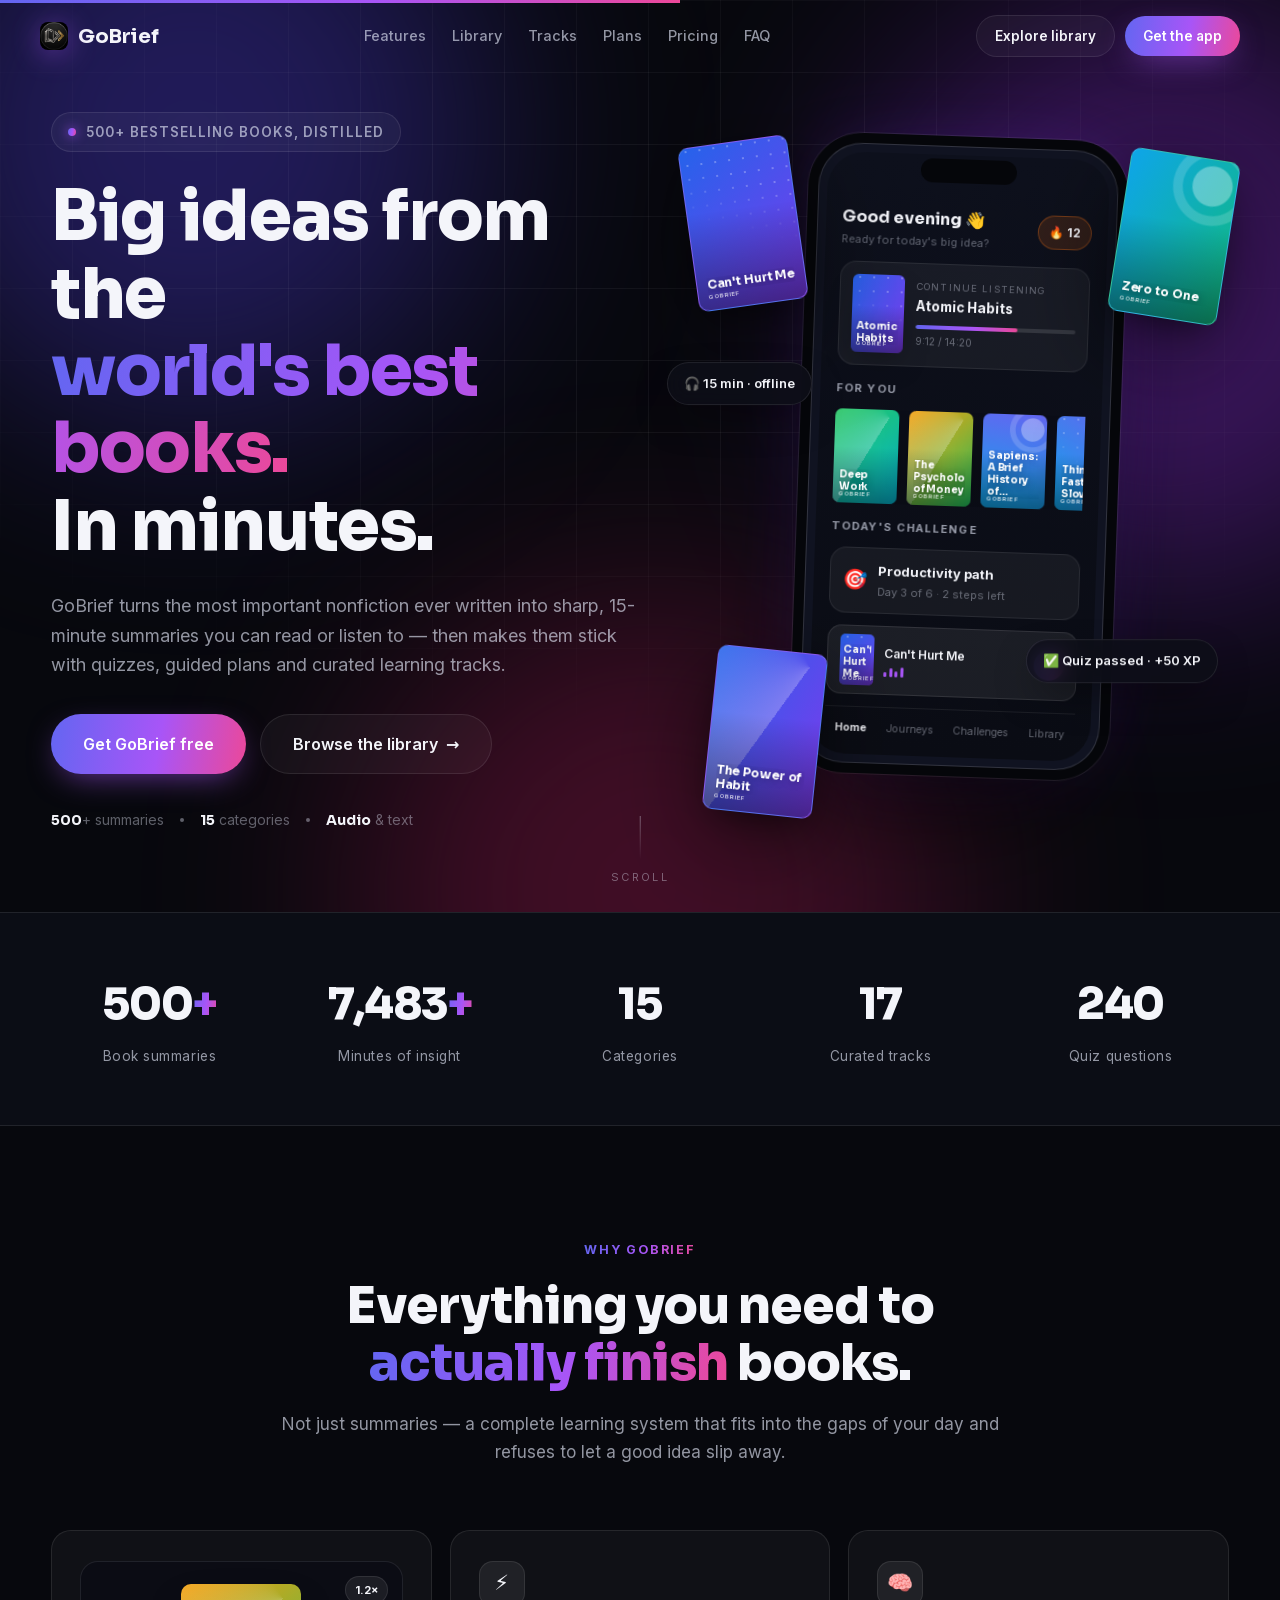
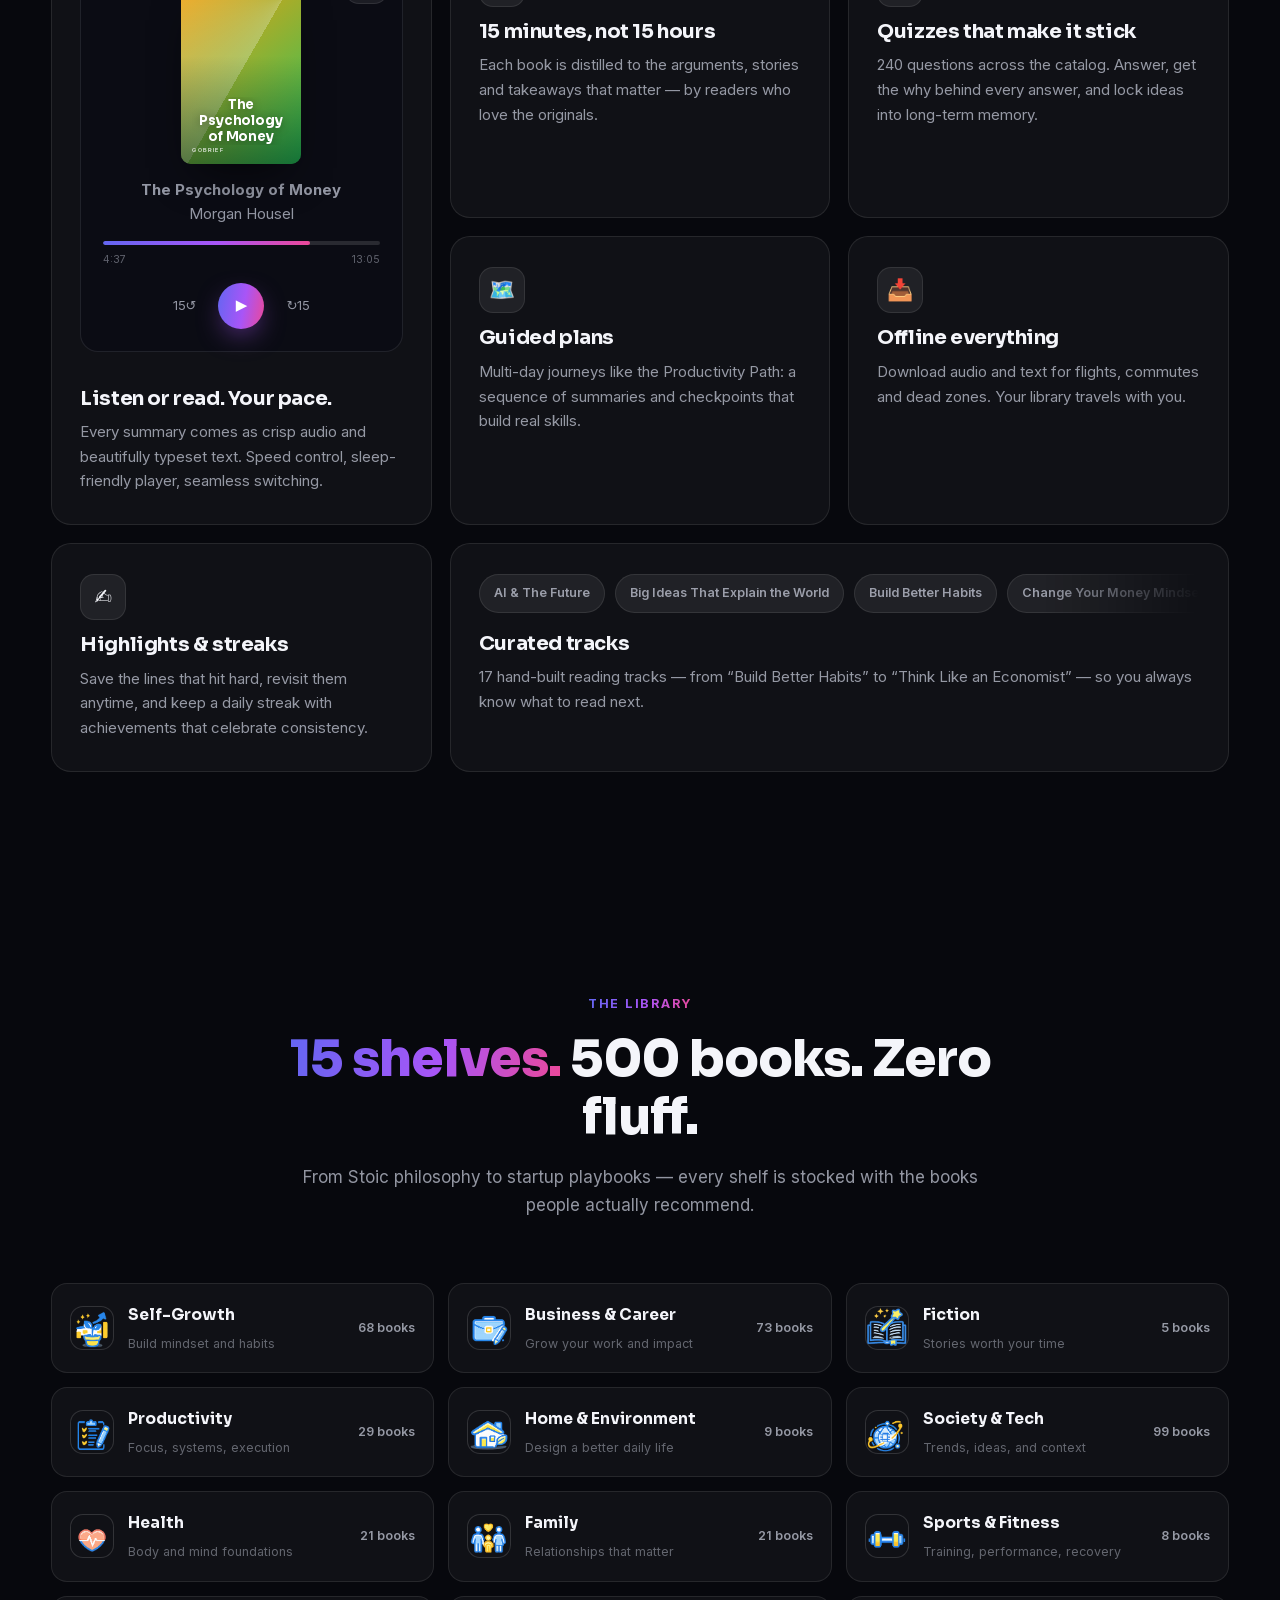
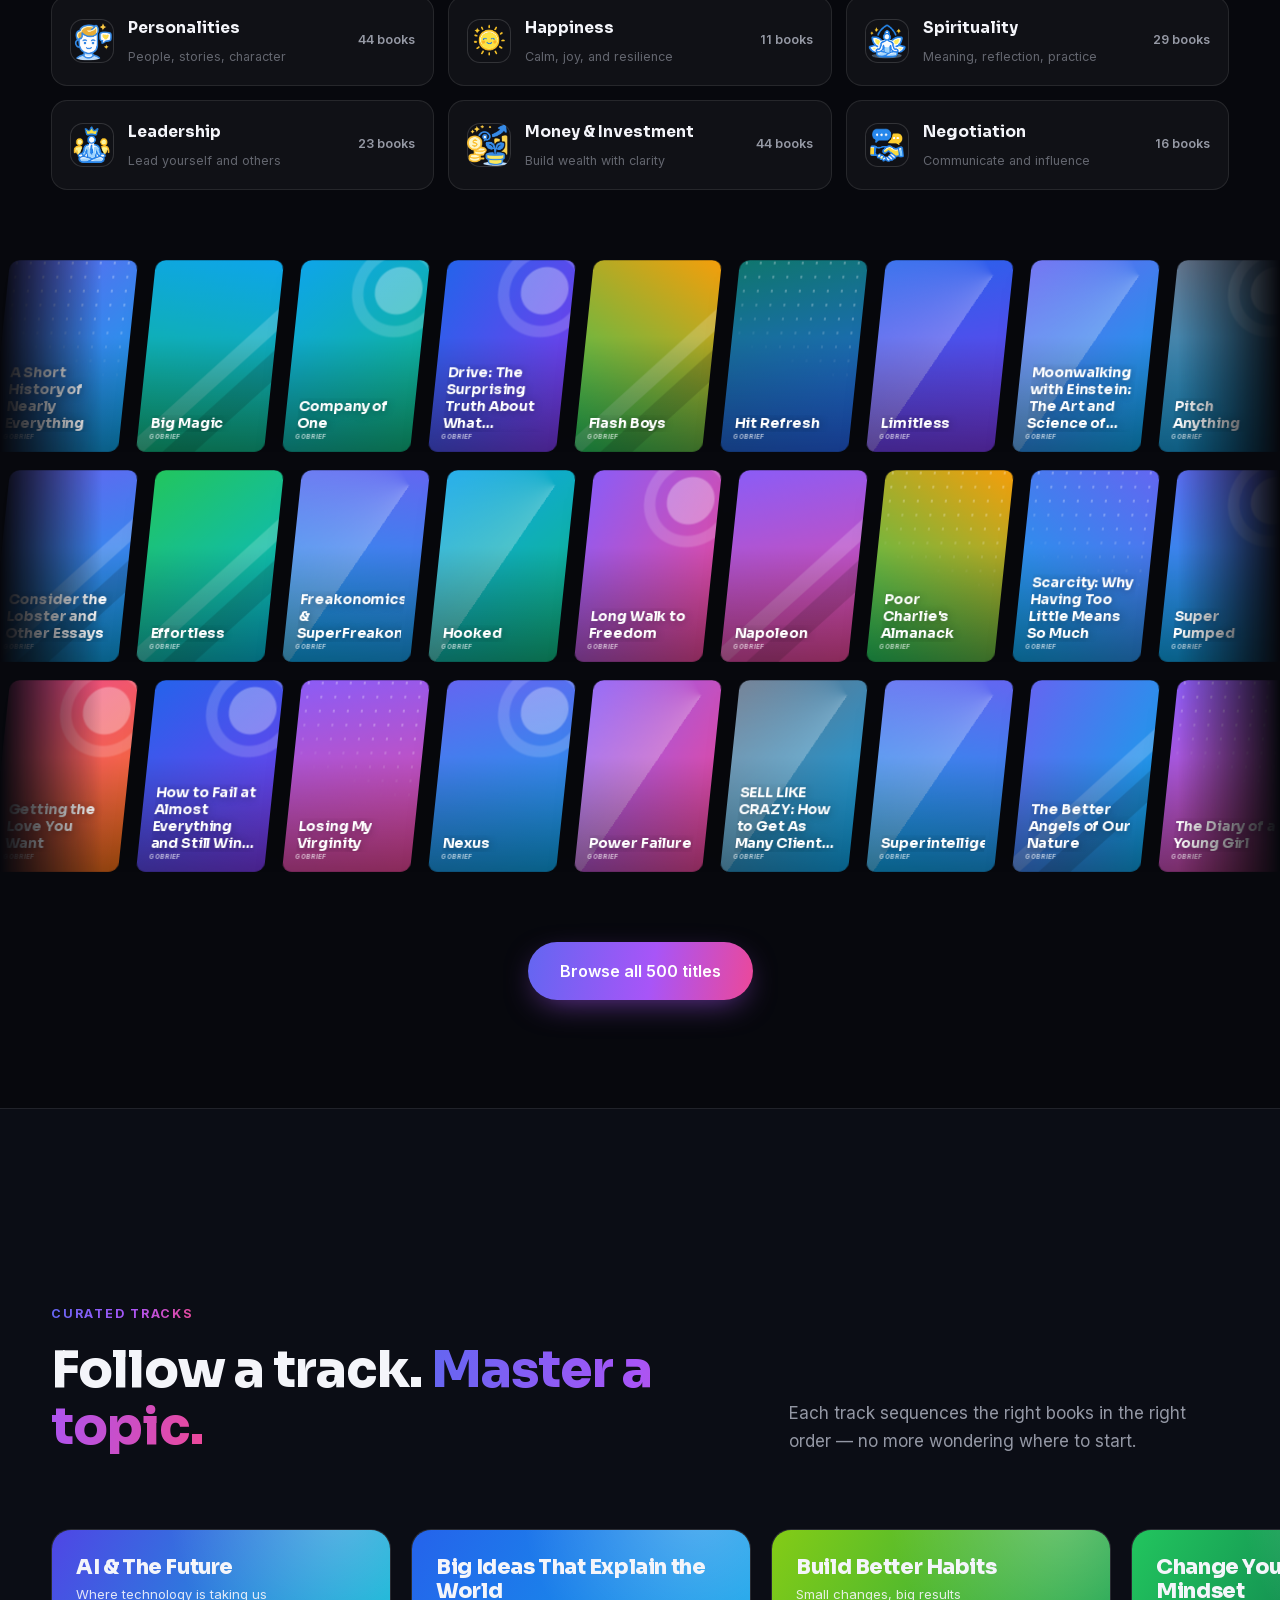
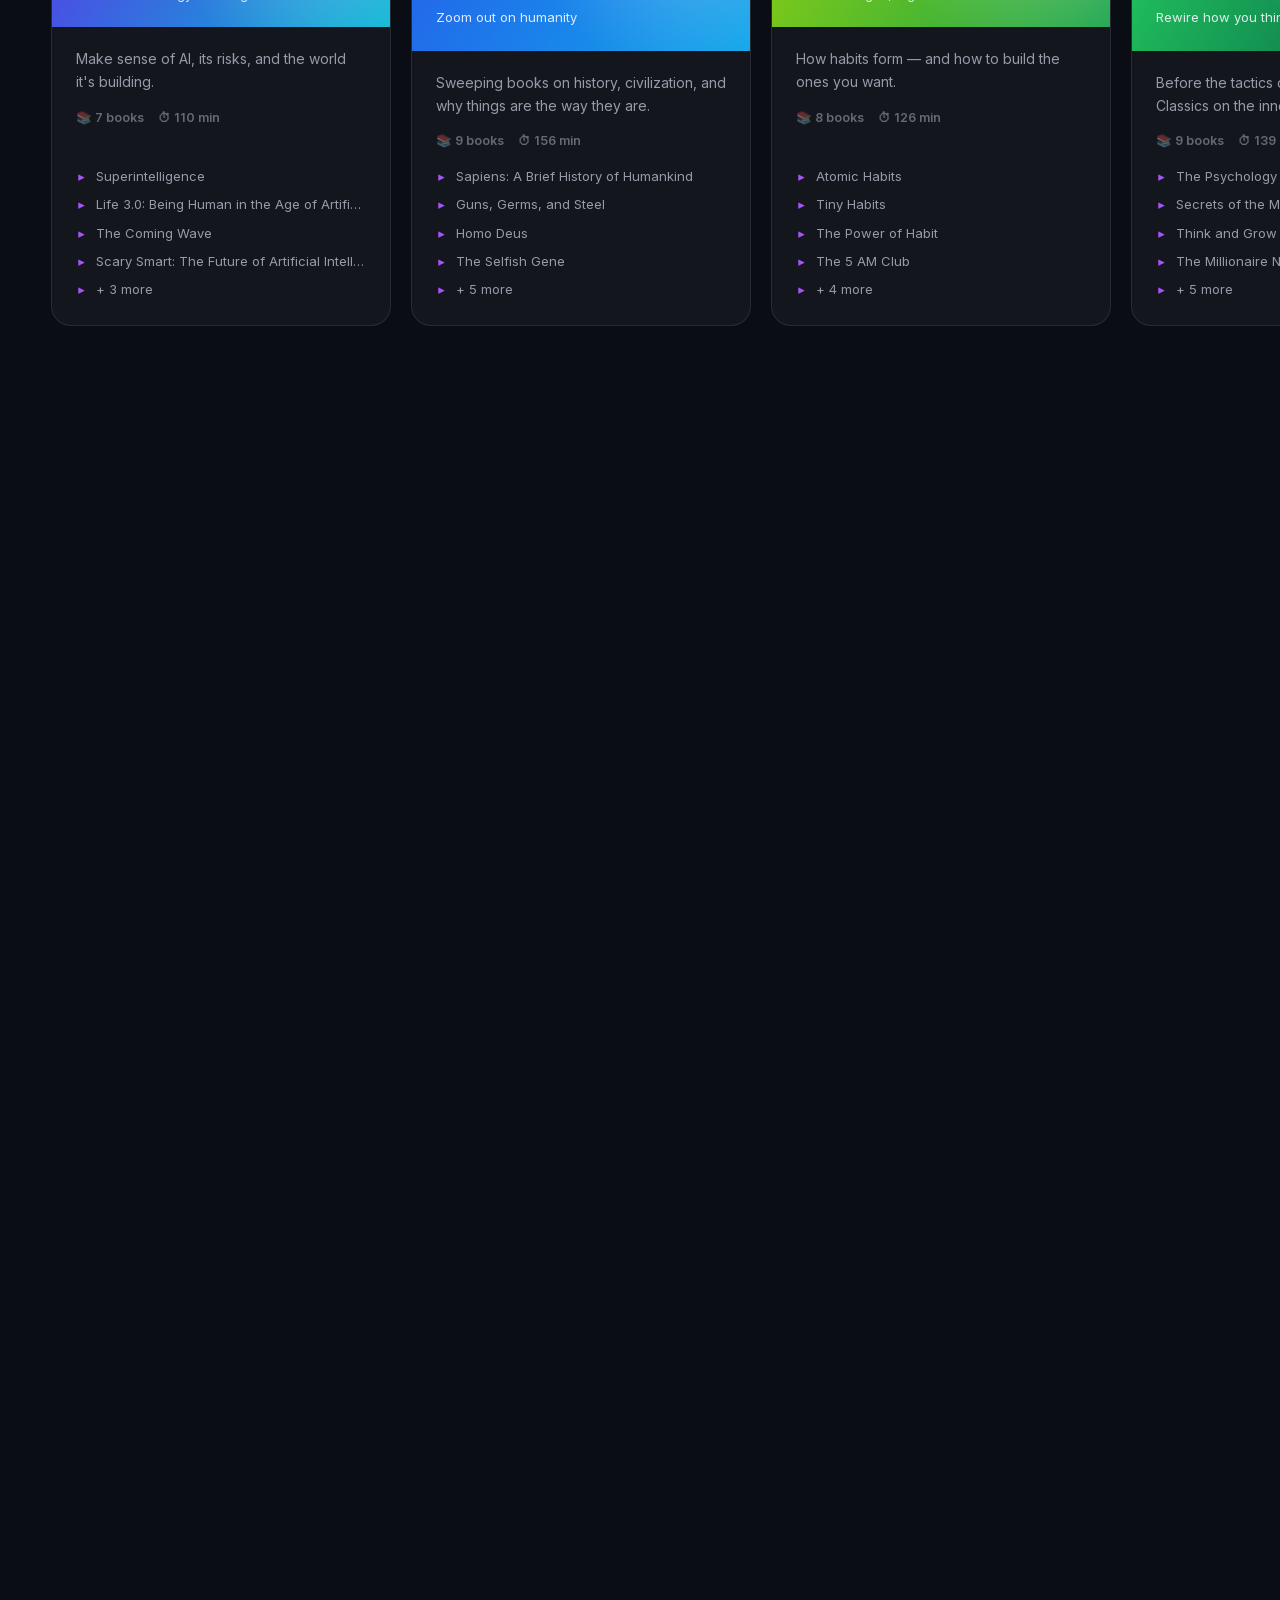
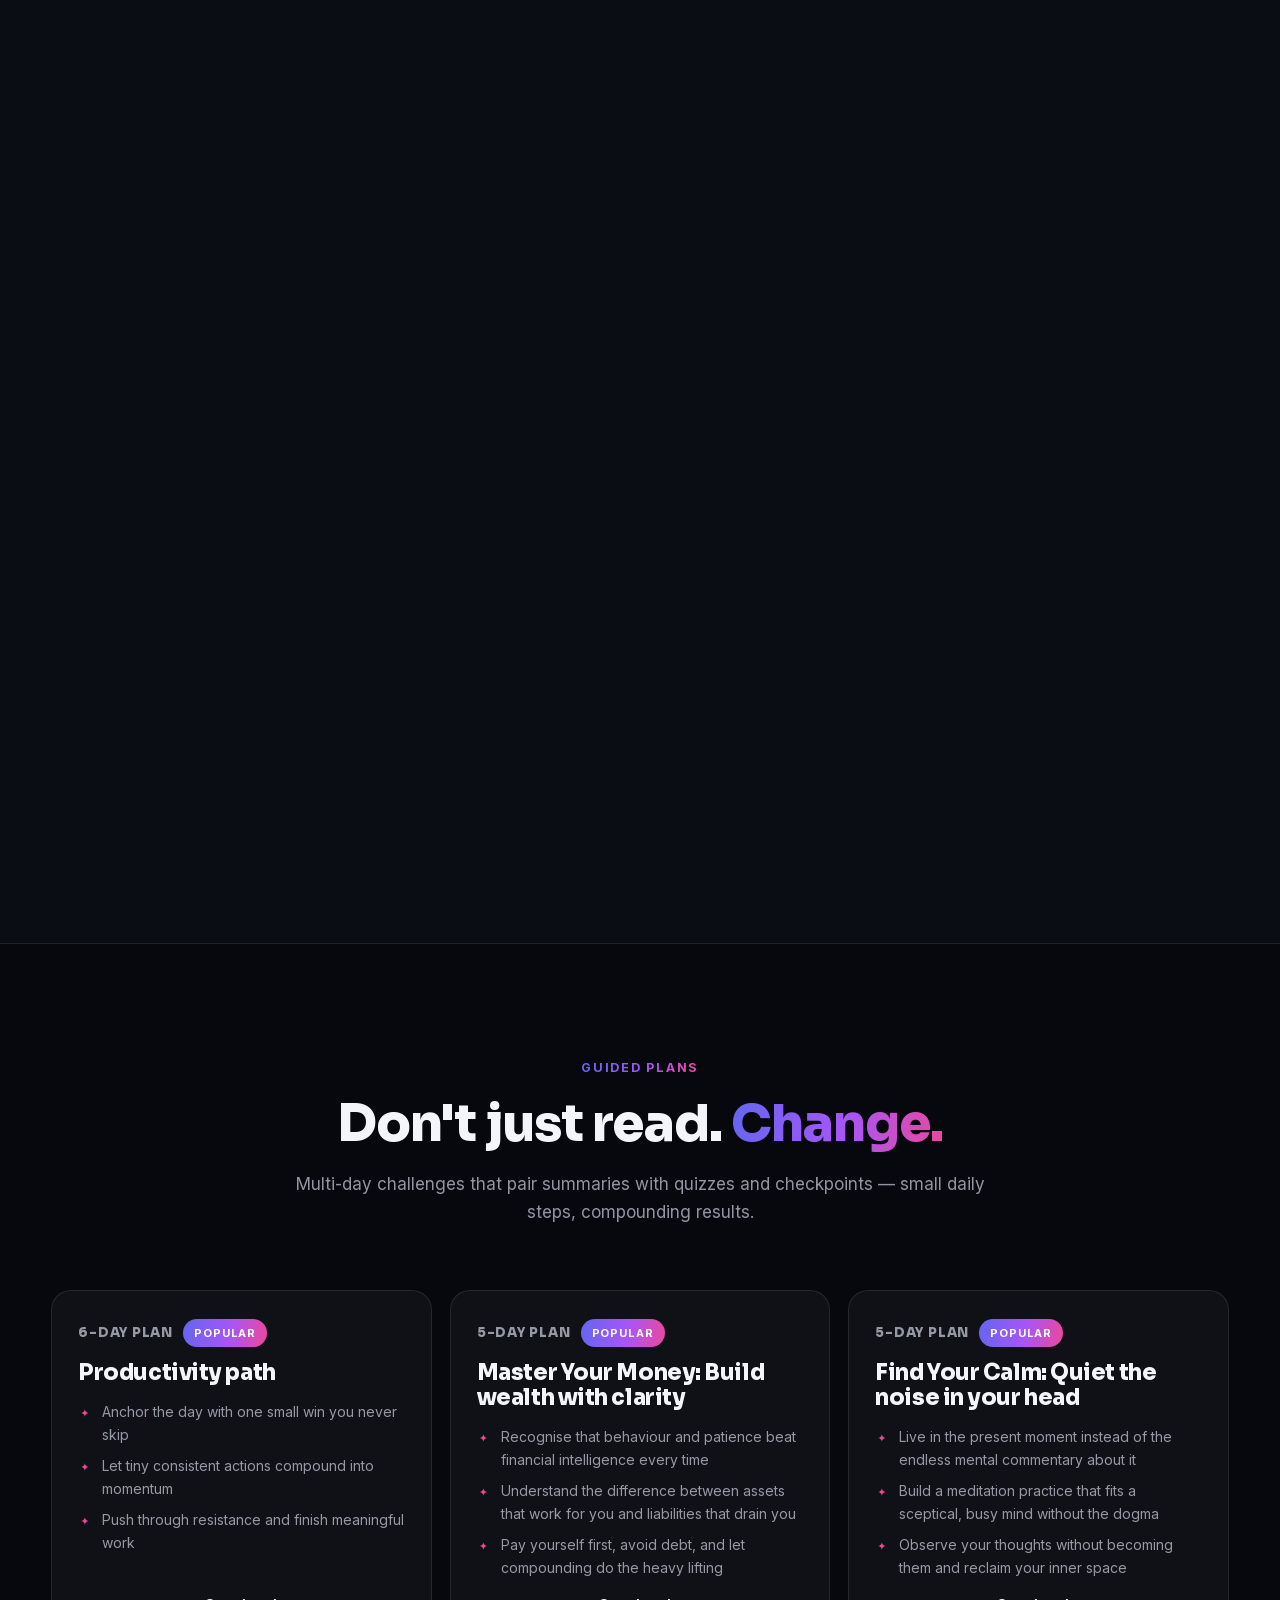
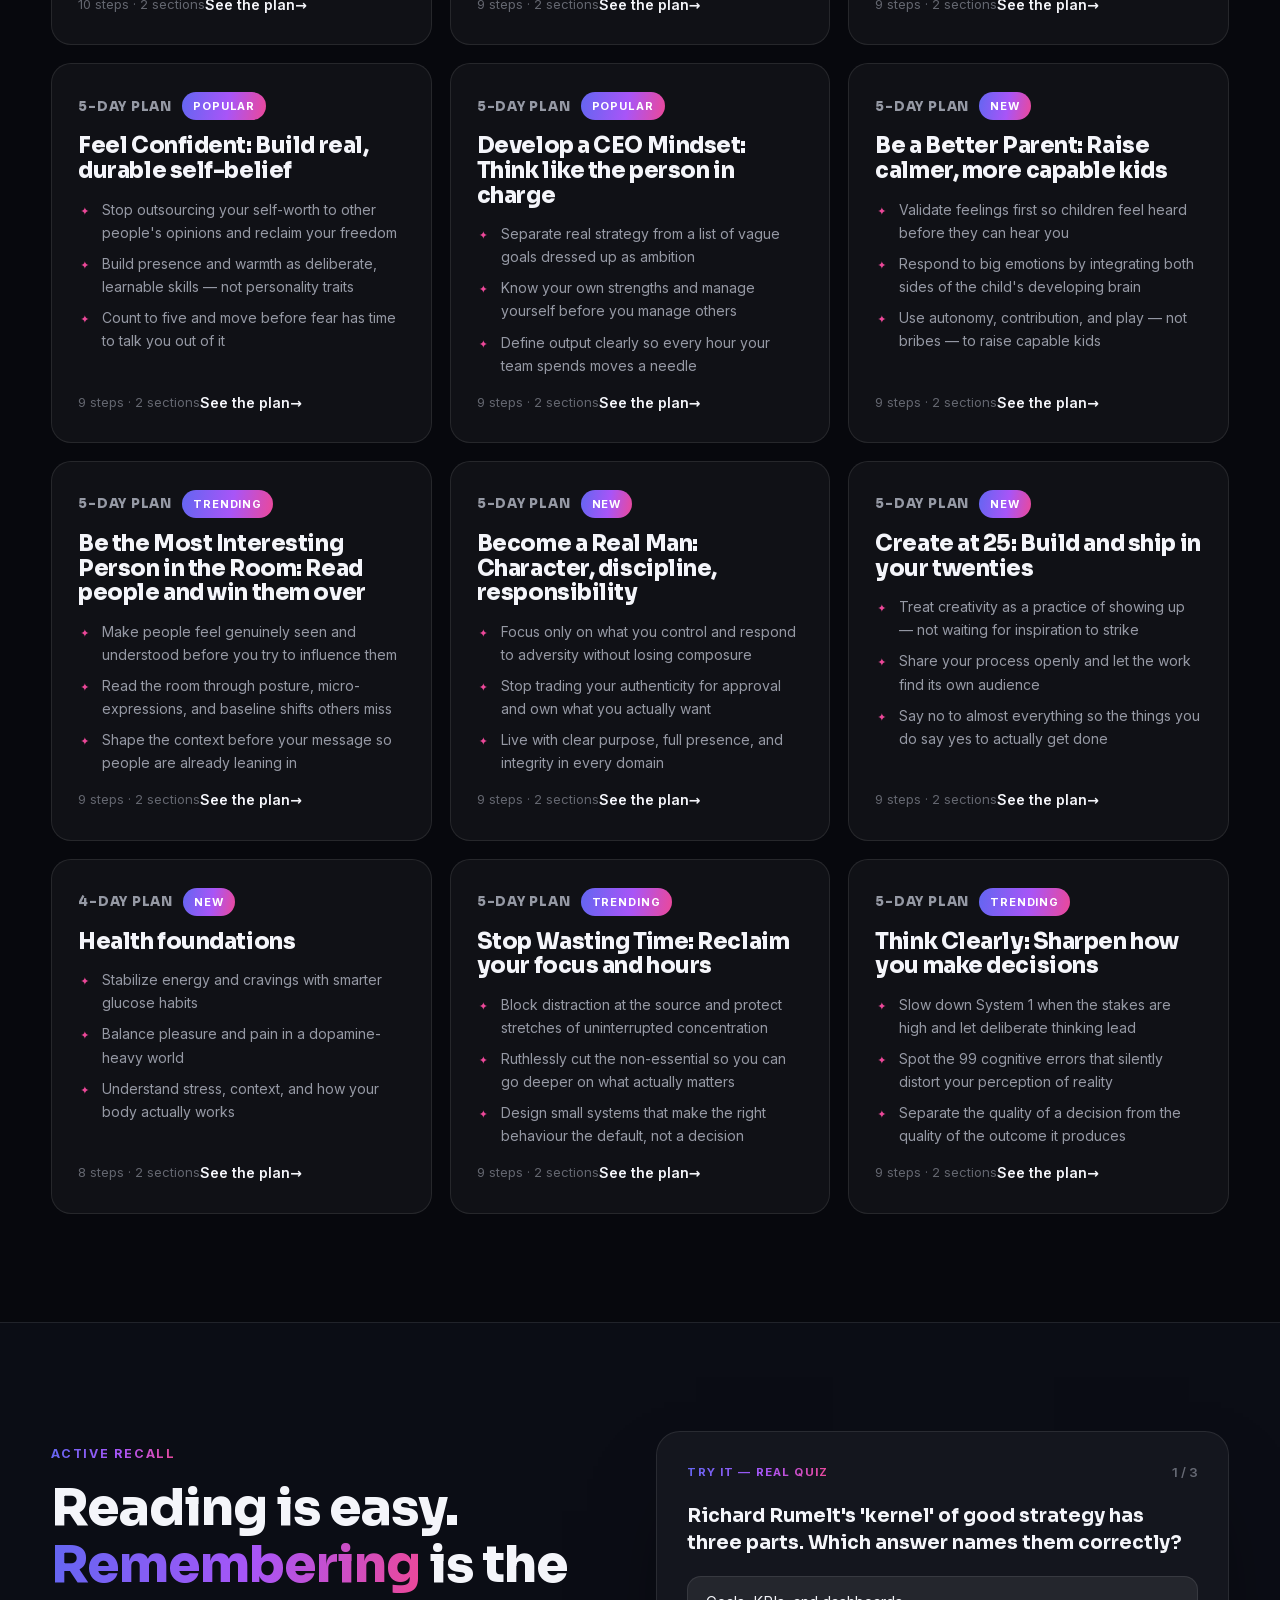
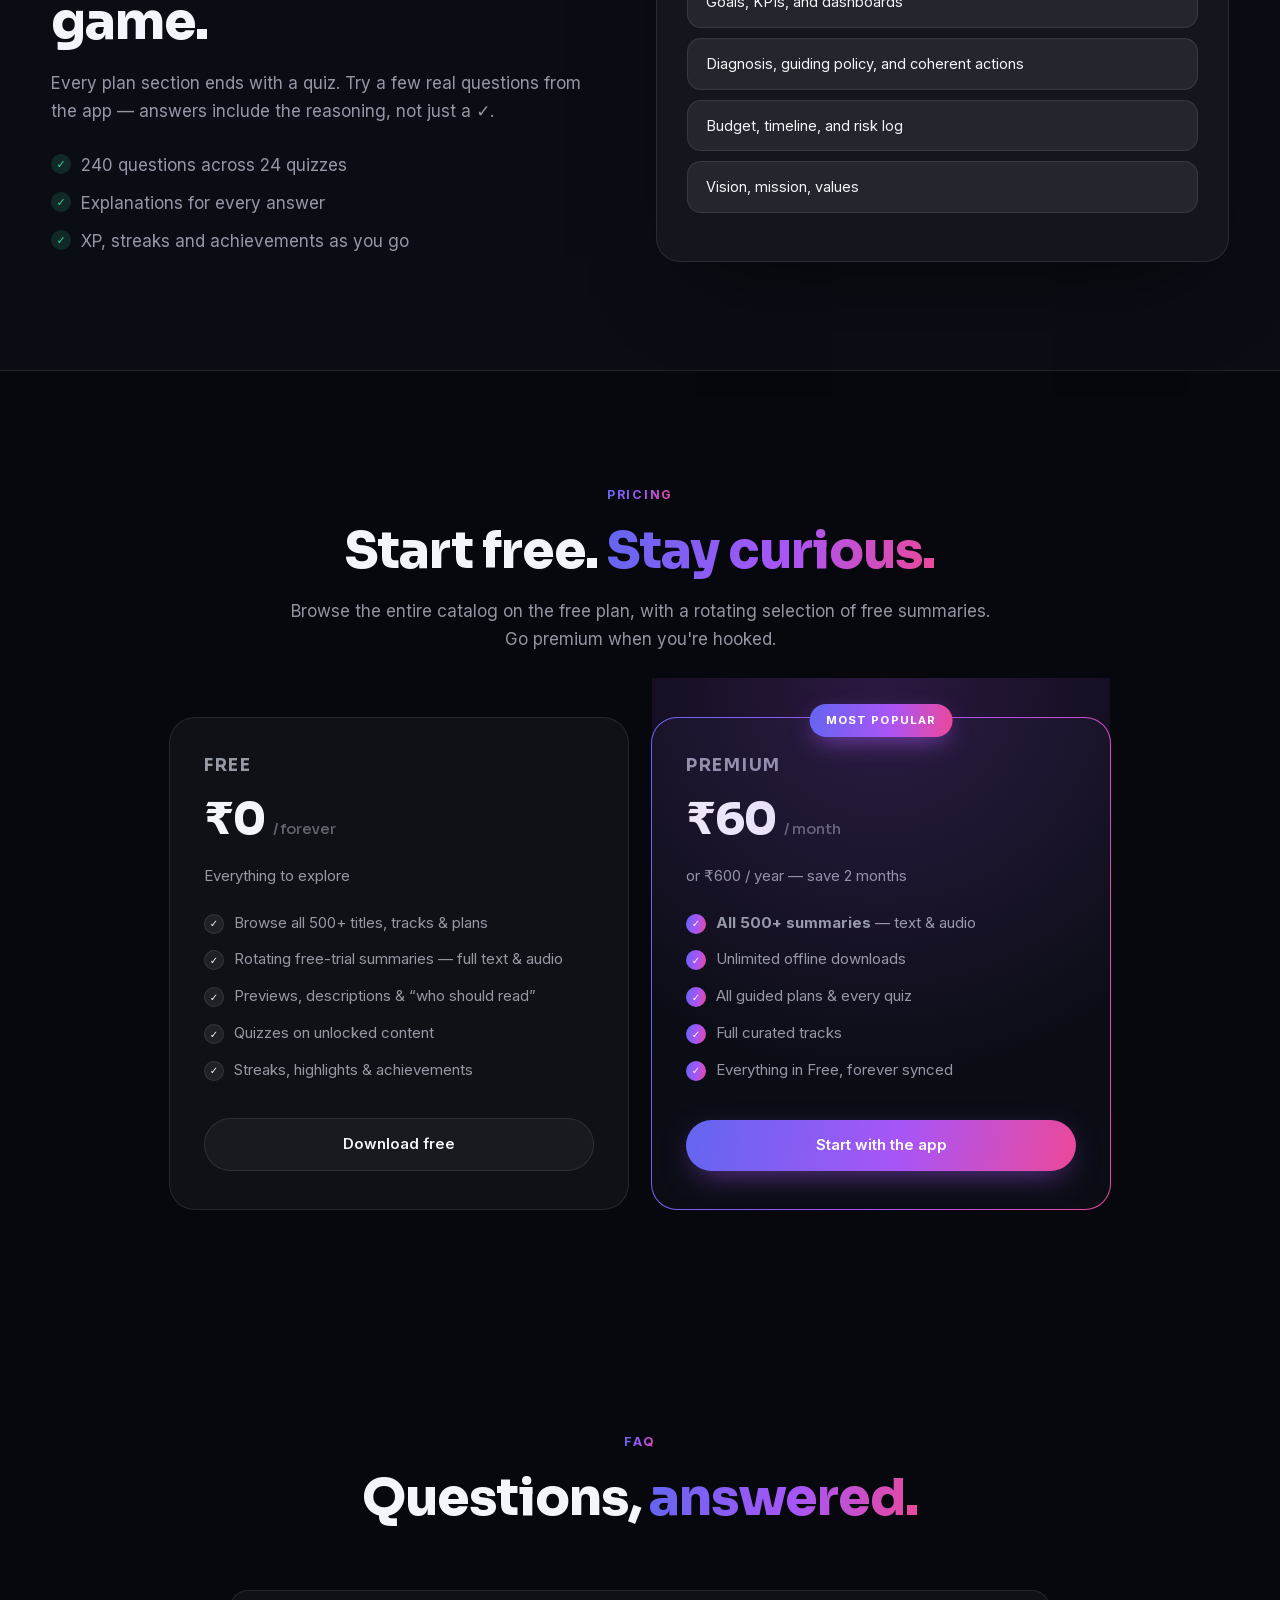
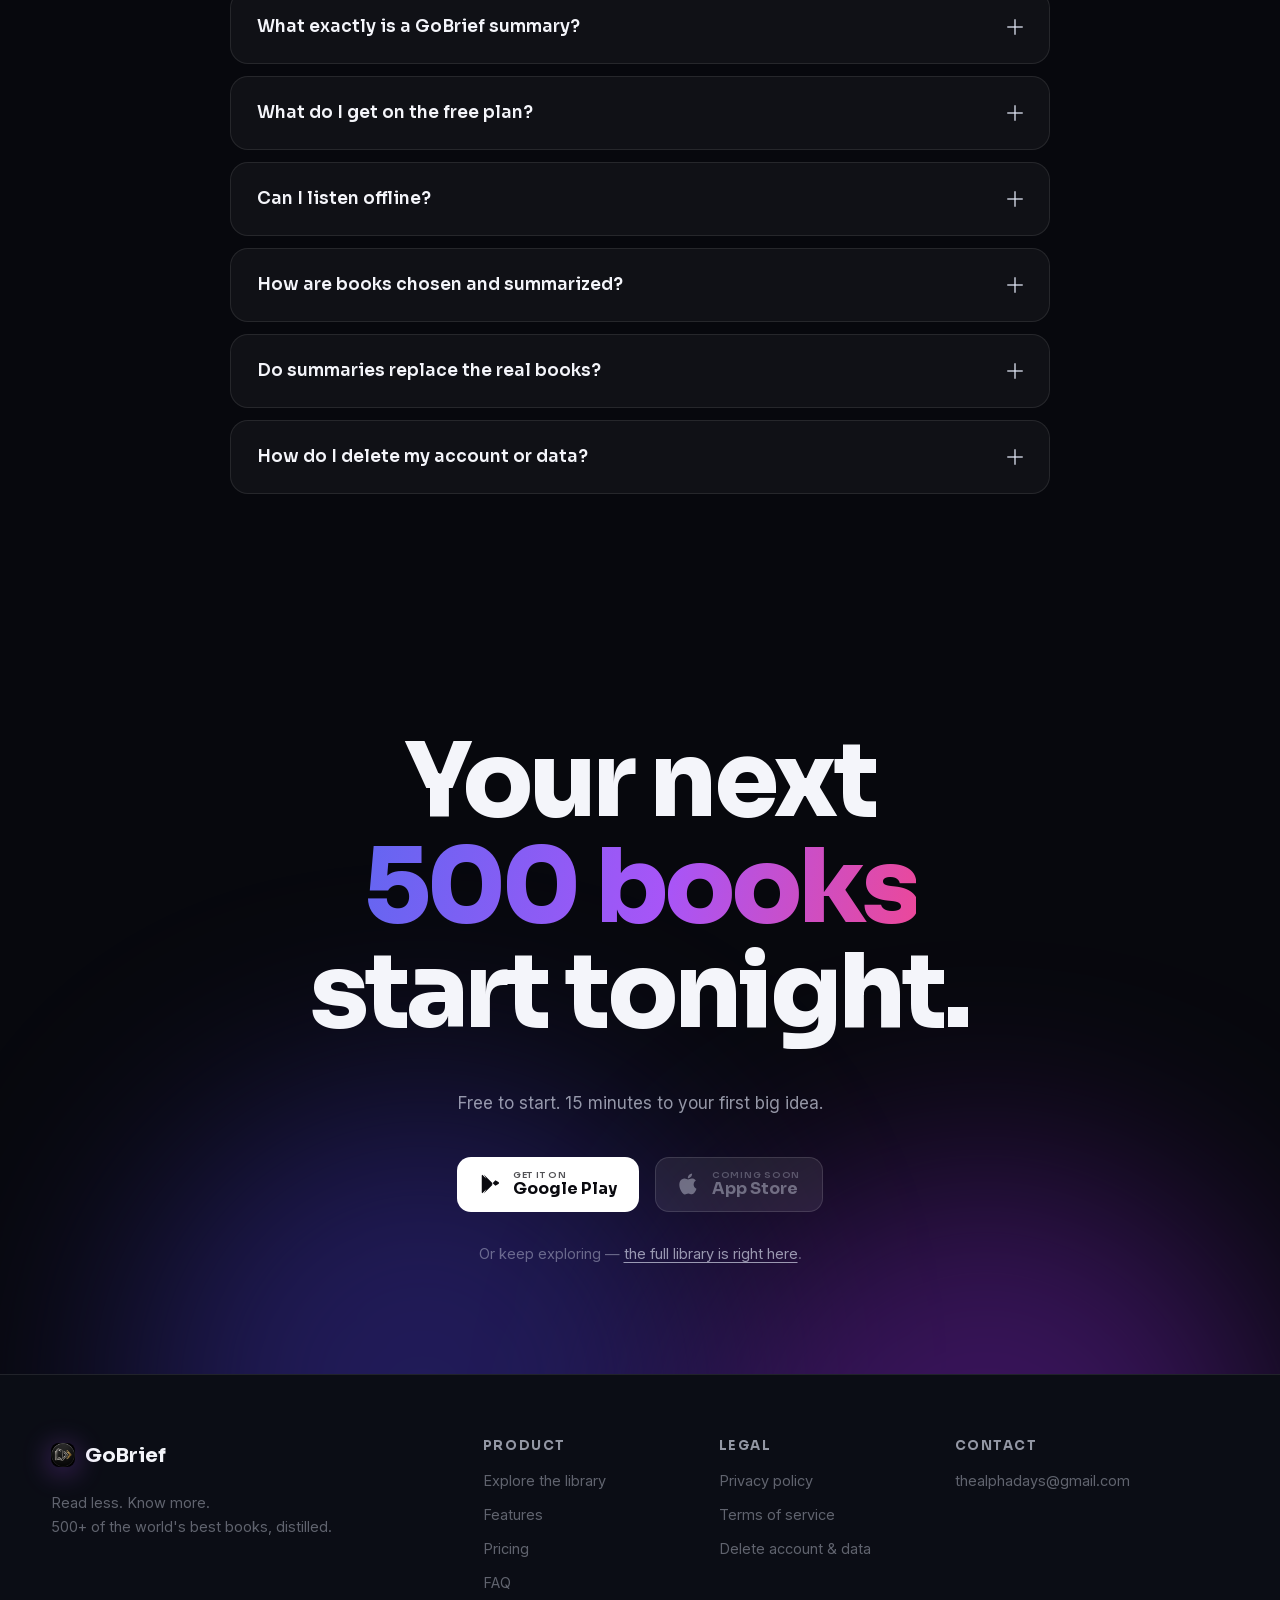
<file: index.html>
<!DOCTYPE html>
<html lang="en">
<head>
  <meta charset="UTF-8" />
  <meta name="viewport" content="width=device-width, initial-scale=1.0" />
  <title>GoBrief — Big ideas from the world's best books, in minutes</title>
  <meta name="description" content="GoBrief distills 500+ bestselling nonfiction books into sharp 15-minute summaries you can read or listen to. Quizzes, guided plans and curated tracks help the ideas stick." />
  <meta property="og:title" content="GoBrief — Read less. Know more." />
  <meta property="og:description" content="500+ bestselling books distilled into 15-minute summaries. Listen, read, quiz yourself, and follow guided plans." />
  <meta property="og:type" content="website" />
  <link rel="icon" type="image/png" href="assets/img/GoBriefIcon.png" />
  <link rel="stylesheet" href="assets/css/style.css" />
</head>
<body>
  <div class="progress-bar" data-progress aria-hidden="true"></div>

  <header class="site-header" data-header>
    <div class="header-inner">
      <a class="brand" href="index.html" aria-label="GoBrief home">
        <span class="brand__mark" aria-hidden="true">
          <img src="assets/img/GoBriefIcon.png" width="28" height="28" alt="GoBrief" />
        </span>
        <span class="brand__name">GoBrief</span>
      </a>
      <nav class="main-nav" aria-label="Primary">
        <a href="#features">Features</a>
        <a href="#library">Library</a>
        <a href="#tracks">Tracks</a>
        <a href="#plans">Plans</a>
        <a href="#pricing">Pricing</a>
        <a href="#faq">FAQ</a>
      </nav>
      <div class="header-actions">
        <a class="btn btn--ghost btn--sm" href="explore.html">Explore library</a>
        <a class="btn btn--primary btn--sm" href="#get" data-magnetic>Get the app</a>
      </div>
      <button class="nav-toggle" data-nav-toggle aria-label="Open menu" aria-expanded="false">
        <span></span><span></span>
      </button>
    </div>
  </header>

  <div class="mobile-menu" data-mobile-menu hidden>
    <nav aria-label="Mobile">
      <a href="#features">Features</a>
      <a href="#library">Library</a>
      <a href="#tracks">Tracks</a>
      <a href="#plans">Plans</a>
      <a href="#pricing">Pricing</a>
      <a href="#faq">FAQ</a>
      <a href="explore.html" class="mobile-menu__explore">Explore the library →</a>
    </nav>
  </div>

  <main id="top">

    <!-- ============================== HERO ============================== -->
    <section class="hero">
      <div class="aurora" aria-hidden="true">
        <span class="aurora__blob aurora__blob--1"></span>
        <span class="aurora__blob aurora__blob--2"></span>
        <span class="aurora__blob aurora__blob--3"></span>
        <span class="aurora__grid"></span>
      </div>

      <div class="hero-inner">
        <div class="hero-copy">
          <p class="hero-eyebrow" data-hero-fade><span class="dot" aria-hidden="true"></span> 500+ bestselling books, distilled</p>
          <h1 class="hero-title">
            <span class="line-mask"><span class="line">Big ideas from the</span></span>
            <span class="line-mask"><span class="line"><em>world's best books.</em></span></span>
            <span class="line-mask"><span class="line">In minutes.</span></span>
          </h1>
          <p class="hero-sub" data-hero-fade>
            GoBrief turns the most important nonfiction ever written into sharp,
            15-minute summaries you can read or listen to — then makes them stick
            with quizzes, guided plans and curated learning tracks.
          </p>
          <div class="hero-actions" data-hero-fade>
            <a class="btn btn--primary btn--lg" href="#get" data-magnetic>Get GoBrief free</a>
            <a class="btn btn--ghost btn--lg" href="explore.html">Browse the library <span aria-hidden="true">→</span></a>
          </div>
          <div class="hero-meta" data-hero-fade>
            <span><strong data-stat-inline="books">500</strong>+ summaries</span>
            <span class="sep" aria-hidden="true"></span>
            <span><strong data-stat-inline="sections">15</strong> categories</span>
            <span class="sep" aria-hidden="true"></span>
            <span><strong>Audio</strong> &amp; text</span>
          </div>
        </div>

        <div class="hero-stage" aria-hidden="true">
          <div class="phone" data-phone>
            <div class="phone__notch"></div>
            <div class="phone__screen">
              <div class="app-topbar">
                <div>
                  <p class="app-greet">Good evening 👋</p>
                  <p class="app-greet-sub">Ready for today's big idea?</p>
                </div>
                <span class="app-streak">🔥 12</span>
              </div>
              <div class="app-card app-continue">
                <div class="app-continue__cover" data-phone-cover></div>
                <div class="app-continue__info">
                  <p class="app-label">Continue listening</p>
                  <p class="app-continue__title" data-phone-title>Atomic Habits</p>
                  <div class="app-progress"><span style="width:64%"></span></div>
                  <p class="app-continue__time">9:12 / 14:20</p>
                </div>
              </div>
              <p class="app-row-label">For you</p>
              <div class="app-shelf" data-phone-shelf></div>
              <p class="app-row-label">Today's challenge</p>
              <div class="app-card app-challenge">
                <span class="app-challenge__ico">🎯</span>
                <div>
                  <p class="app-challenge__title">Productivity path</p>
                  <p class="app-challenge__sub">Day 3 of 6 · 2 steps left</p>
                </div>
              </div>
              <div class="app-miniplayer">
                <span class="app-miniplayer__cover" data-phone-cover2></span>
                <div class="app-miniplayer__meta">
                  <p data-phone-title2>Deep Work</p>
                  <div class="app-eq"><i></i><i></i><i></i><i></i></div>
                </div>
                <span class="app-miniplayer__btn">▶</span>
              </div>
              <div class="app-tabbar">
                <span class="is-active">Home</span><span>Journeys</span><span>Challenges</span><span>Library</span>
              </div>
            </div>
          </div>

          <div class="float-card float-card--1" data-float="0.35"><span data-float-cover="0"></span></div>
          <div class="float-card float-card--2" data-float="-0.5"><span data-float-cover="1"></span></div>
          <div class="float-card float-card--3" data-float="0.7"><span data-float-cover="2"></span></div>
          <div class="float-chip float-chip--1" data-float="-0.3">✅ Quiz passed · +50 XP</div>
          <div class="float-chip float-chip--2" data-float="0.5">🎧 15 min · offline</div>
        </div>
      </div>

      <div class="scroll-hint" aria-hidden="true"><span></span>Scroll</div>
    </section>

    <!-- ============================ STATS ============================ -->
    <section class="stats" id="stats">
      <div class="container stats-grid">
        <div class="stat" data-reveal><strong><span data-count="books">0</span><i>+</i></strong><span>Book summaries</span></div>
        <div class="stat" data-reveal><strong><span data-count="minutes">0</span><i>+</i></strong><span>Minutes of insight</span></div>
        <div class="stat" data-reveal><strong><span data-count="sections">0</span></strong><span>Categories</span></div>
        <div class="stat" data-reveal><strong><span data-count="tracks">0</span></strong><span>Curated tracks</span></div>
        <div class="stat" data-reveal><strong><span data-count="questions">0</span></strong><span>Quiz questions</span></div>
      </div>
    </section>

    <!-- =========================== FEATURES =========================== -->
    <section class="features section" id="features">
      <div class="container">
        <div class="section-head" data-reveal>
          <p class="kicker">Why GoBrief</p>
          <h2>Everything you need to <em>actually finish</em> books.</h2>
          <p class="section-sub">Not just summaries — a complete learning system that fits into the
            gaps of your day and refuses to let a good idea slip away.</p>
        </div>

        <div class="bento">
          <article class="bento-card bento-card--player" data-reveal>
            <div class="bento-card__ui player-ui" aria-hidden="true">
              <div class="player-ui__cover" data-feature-cover></div>
              <p class="player-ui__title">The Psychology of Money</p>
              <p class="player-ui__author">Morgan Housel</p>
              <div class="player-ui__bar"><span data-player-bar></span></div>
              <div class="player-ui__times"><span>4:37</span><span>13:05</span></div>
              <div class="player-ui__controls"><span>15↺</span><span class="play">▶</span><span>↻15</span></div>
              <div class="player-ui__speed">1.2×</div>
            </div>
            <h3>Listen or read. Your pace.</h3>
            <p>Every summary comes as crisp audio and beautifully typeset text.
               Speed control, sleep-friendly player, seamless switching.</p>
          </article>

          <article class="bento-card" data-reveal>
            <span class="bento-ico" aria-hidden="true">⚡</span>
            <h3>15 minutes, not 15 hours</h3>
            <p>Each book is distilled to the arguments, stories and takeaways that
               matter — by readers who love the originals.</p>
          </article>

          <article class="bento-card" data-reveal>
            <span class="bento-ico" aria-hidden="true">🧠</span>
            <h3>Quizzes that make it stick</h3>
            <p>240 questions across the catalog. Answer, get the why behind every
               answer, and lock ideas into long-term memory.</p>
          </article>

          <article class="bento-card" data-reveal>
            <span class="bento-ico" aria-hidden="true">🗺️</span>
            <h3>Guided plans</h3>
            <p>Multi-day journeys like the Productivity Path: a sequence of
               summaries and checkpoints that build real skills.</p>
          </article>

          <article class="bento-card" data-reveal>
            <span class="bento-ico" aria-hidden="true">📥</span>
            <h3>Offline everything</h3>
            <p>Download audio and text for flights, commutes and dead zones.
               Your library travels with you.</p>
          </article>

          <article class="bento-card" data-reveal>
            <span class="bento-ico" aria-hidden="true">✍️</span>
            <h3>Highlights &amp; streaks</h3>
            <p>Save the lines that hit hard, revisit them anytime, and keep a
               daily streak with achievements that celebrate consistency.</p>
          </article>

          <article class="bento-card bento-card--wide" data-reveal>
            <div class="bento-track-strip" aria-hidden="true" data-bento-strip></div>
            <h3>Curated tracks</h3>
            <p>17 hand-built reading tracks — from “Build Better Habits” to “Think Like an
               Economist” — so you always know what to read next.</p>
          </article>
        </div>
      </div>
    </section>

    <!-- ============================ LIBRARY ============================ -->
    <section class="library section" id="library">
      <div class="container">
        <div class="section-head" data-reveal>
          <p class="kicker">The library</p>
          <h2><em>15 shelves.</em> 500 books. Zero fluff.</h2>
          <p class="section-sub">From Stoic philosophy to startup playbooks — every shelf is stocked
            with the books people actually recommend.</p>
        </div>
        <div class="cats" data-cats></div>
      </div>

      <div class="marquee-stack" aria-hidden="true">
        <div class="marquee" data-marquee="1"><div class="marquee__track" data-marquee-track="0"></div></div>
        <div class="marquee marquee--reverse" data-marquee="-1"><div class="marquee__track" data-marquee-track="1"></div></div>
        <div class="marquee" data-marquee="1"><div class="marquee__track" data-marquee-track="2"></div></div>
      </div>

      <div class="container center" data-reveal>
        <a class="btn btn--primary btn--lg" href="explore.html" data-magnetic>Browse all 500 titles</a>
      </div>
    </section>

    <!-- ============================ TRACKS ============================ -->
    <section class="tracks section" id="tracks">
      <div class="tracks-pin" data-tracks-pin>
        <div class="container">
          <div class="section-head section-head--row" data-reveal>
            <div>
              <p class="kicker">Curated tracks</p>
              <h2>Follow a track. <em>Master a topic.</em></h2>
            </div>
            <p class="section-sub">Each track sequences the right books in the right order —
              no more wondering where to start.</p>
          </div>
        </div>
        <div class="tracks-rail-wrap">
          <div class="tracks-rail" data-tracks-rail></div>
        </div>
      </div>
    </section>

    <!-- ============================ PLANS ============================= -->
    <section class="plans section" id="plans">
      <div class="container">
        <div class="section-head" data-reveal>
          <p class="kicker">Guided plans</p>
          <h2>Don't just read. <em>Change.</em></h2>
          <p class="section-sub">Multi-day challenges that pair summaries with quizzes and
            checkpoints — small daily steps, compounding results.</p>
        </div>
        <div class="plans-grid" data-plans></div>
      </div>
    </section>

    <!-- ========================== QUIZ DEMO =========================== -->
    <section class="quiz section" id="quiz">
      <div class="container quiz-wrap">
        <div class="quiz-copy" data-reveal>
          <p class="kicker">Active recall</p>
          <h2>Reading is easy. <em>Remembering</em> is the game.</h2>
          <p class="section-sub">Every plan section ends with a quiz. Try a few real questions from
            the app — answers include the reasoning, not just a ✓.</p>
          <ul class="quiz-points">
            <li>240 questions across 24 quizzes</li>
            <li>Explanations for every answer</li>
            <li>XP, streaks and achievements as you go</li>
          </ul>
        </div>
        <div class="quiz-widget" data-quiz data-reveal>
          <div class="quiz-widget__head">
            <span class="quiz-widget__badge">Try it — real quiz</span>
            <span class="quiz-widget__progress" data-quiz-progress>1 / 3</span>
          </div>
          <p class="quiz-widget__q" data-quiz-q>Loading…</p>
          <div class="quiz-widget__opts" data-quiz-opts></div>
          <div class="quiz-widget__explain" data-quiz-explain hidden></div>
          <div class="quiz-widget__foot">
            <button class="btn btn--primary btn--sm" data-quiz-next hidden>Next question</button>
            <button class="btn btn--ghost btn--sm" data-quiz-restart hidden>Try again</button>
          </div>
        </div>
      </div>
    </section>

    <!-- =========================== PRICING ============================ -->
    <section class="pricing section" id="pricing">
      <div class="container">
        <div class="section-head" data-reveal>
          <p class="kicker">Pricing</p>
          <h2>Start free. <em>Stay curious.</em></h2>
          <p class="section-sub">Browse the entire catalog on the free plan, with a rotating
            selection of free summaries. Go premium when you're hooked.</p>
        </div>
        <div class="price-grid">
          <article class="price-card" data-reveal>
            <h3>Free</h3>
            <p class="price-card__price">&#8377;0<span>/ forever</span></p>
            <p class="price-card__tag">Everything to explore</p>
            <ul>
              <li>Browse all 500+ titles, tracks &amp; plans</li>
              <li>Rotating free-trial summaries — full text &amp; audio</li>
              <li>Previews, descriptions &amp; “who should read”</li>
              <li>Quizzes on unlocked content</li>
              <li>Streaks, highlights &amp; achievements</li>
            </ul>
            <a class="btn btn--ghost" href="#get">Download free</a>
          </article>
          <article class="price-card price-card--pro" data-reveal>
            <span class="price-card__glow" aria-hidden="true"></span>
            <span class="price-card__badge">Most popular</span>
            <h3>Premium</h3>
            <p class="price-card__price">&#8377;60<span>/ month</span></p>
            <p class="price-card__tag">or &#8377;600 / year — save 2 months</p>
            <ul>
              <li><strong>All 500+ summaries</strong> — text &amp; audio</li>
              <li>Unlimited offline downloads</li>
              <li>All guided plans &amp; every quiz</li>
              <li>Full curated tracks</li>
              <li>Everything in Free, forever synced</li>
            </ul>
            <a class="btn btn--primary" href="#get" data-magnetic>Start with the app</a>
          </article>
        </div>
      </div>
    </section>

    <!-- ============================== FAQ ============================= -->
    <section class="faq section" id="faq">
      <div class="container container--narrow">
        <div class="section-head" data-reveal>
          <p class="kicker">FAQ</p>
          <h2>Questions, <em>answered.</em></h2>
        </div>
        <div class="faq-list">
          <details class="faq-item" data-reveal>
            <summary>What exactly is a GoBrief summary?<span class="faq-x" aria-hidden="true"></span></summary>
            <p>A careful distillation of a nonfiction book's core arguments, stories and
               takeaways — about 15 minutes to read or listen to. It's the fastest honest way
               to know whether a book deserves your next 10 hours.</p>
          </details>
          <details class="faq-item" data-reveal>
            <summary>What do I get on the free plan?<span class="faq-x" aria-hidden="true"></span></summary>
            <p>The entire catalog is browsable — every title, description, track, plan and
               “who should read this” guide. A rotating selection of summaries is fully
               unlocked (text and audio), and features like streaks, highlights and quizzes
               work on everything you can access.</p>
          </details>
          <details class="faq-item" data-reveal>
            <summary>Can I listen offline?<span class="faq-x" aria-hidden="true"></span></summary>
            <p>Yes. Premium members can download any summary's audio and text for fully
               offline listening — flights, subways, mountains, wherever.</p>
          </details>
          <details class="faq-item" data-reveal>
            <summary>How are books chosen and summarized?<span class="faq-x" aria-hidden="true"></span></summary>
            <p>We stock the shelves with books people actually recommend — enduring
               bestsellers and modern classics across 15 categories — and hold every summary
               to the same bar: faithful to the author, ruthless with fluff.</p>
          </details>
          <details class="faq-item" data-reveal>
            <summary>Do summaries replace the real books?<span class="faq-x" aria-hidden="true"></span></summary>
            <p>No — they're a map, not the territory. Every book page links to the full book,
               and our favorite outcome is you falling in love with one and buying it.</p>
          </details>
          <details class="faq-item" data-reveal>
            <summary>How do I delete my account or data?<span class="faq-x" aria-hidden="true"></span></summary>
            <p>Anytime, in-app or via our <a href="delete-account.html">account deletion page</a>.
               Your data, your call.</p>
          </details>
        </div>
      </div>
    </section>

    <!-- ============================== CTA ============================= -->
    <section class="cta section" id="get">
      <div class="aurora aurora--cta" aria-hidden="true">
        <span class="aurora__blob aurora__blob--1"></span>
        <span class="aurora__blob aurora__blob--2"></span>
      </div>
      <div class="container center">
        <h2 class="cta-title" data-reveal>Your next<br /><em>500 books</em><br />start tonight.</h2>
        <p class="section-sub" data-reveal>Free to start. 15 minutes to your first big idea.</p>
        <div class="store-badges" data-reveal>
          <a class="store-badge" href="https://play.google.com/store/apps/details?id=com.bookiepia.app" target="_blank" rel="noopener" aria-label="Get it on Google Play">
            <svg viewBox="0 0 24 24" width="22" height="22" aria-hidden="true"><path fill="currentColor" d="M3.6 1.8 13.9 12 3.6 22.2c-.4-.2-.6-.6-.6-1.1V2.9c0-.5.2-.9.6-1.1zm11.7 8.8 2.6-2.6 3.3 1.9c.9.5.9 1.7 0 2.2l-3.3 1.9-2.6-2.6-.4-.4.4-.4zM5.2 1.6l9.6 9.6-2.3 2.3L5.2 1.6zm0 20.8 7.3-11.9 2.3 2.3-9.6 9.6z"/></svg>
            <span><small>GET IT ON</small>Google Play</span>
          </a>
          <span class="store-badge store-badge--soon" role="img" aria-label="App Store coming soon">
            <svg viewBox="0 0 24 24" width="22" height="22" aria-hidden="true"><path fill="currentColor" d="M17.05 12.54c-.03-2.9 2.37-4.29 2.48-4.36-1.35-1.97-3.45-2.24-4.2-2.27-1.78-.18-3.48 1.05-4.39 1.05-.9 0-2.3-1.03-3.79-1-1.95.03-3.75 1.13-4.75 2.88-2.03 3.52-.52 8.72 1.46 11.58.97 1.4 2.12 2.97 3.63 2.91 1.46-.06 2.01-.94 3.77-.94s2.26.94 3.8.91c1.57-.03 2.57-1.42 3.53-2.83 1.11-1.62 1.57-3.19 1.6-3.27-.04-.02-3.07-1.18-3.14-4.66zM14.16 4.1c.8-.97 1.34-2.32 1.19-3.66-1.15.05-2.55.77-3.38 1.74-.74.86-1.39 2.23-1.22 3.55 1.29.1 2.6-.65 3.41-1.63z"/></svg>
            <span><small>COMING SOON</small>App Store</span>
          </span>
        </div>
        <p class="cta-note" data-reveal>Or keep exploring — <a href="explore.html">the full library is right here</a>.</p>
      </div>
    </section>
  </main>

  <footer class="site-footer">
    <div class="container footer-grid">
      <div class="footer-brand">
        <a class="brand" href="index.html">
          <span class="brand__mark" aria-hidden="true">
            <img src="assets/img/GoBriefIcon.png" width="24" height="24" alt="GoBrief" />
          </span>
          <span class="brand__name">GoBrief</span>
        </a>
        <p>Read less. Know more.<br />500+ of the world's best books, distilled.</p>
      </div>
      <nav class="footer-col" aria-label="Product">
        <h4>Product</h4>
        <a href="explore.html">Explore the library</a>
        <a href="#features">Features</a>
        <a href="#pricing">Pricing</a>
        <a href="#faq">FAQ</a>
      </nav>
      <nav class="footer-col" aria-label="Legal">
        <h4>Legal</h4>
        <a href="privacy-policy.html">Privacy policy</a>
        <a href="terms-of-service.html">Terms of service</a>
        <a href="delete-account.html">Delete account &amp; data</a>
      </nav>
      <nav class="footer-col" aria-label="Contact">
        <h4>Contact</h4>
        <a href="mailto:thealphadays@gmail.com">thealphadays@gmail.com</a>
      </nav>
    </div>
    <div class="container footer-bottom">
      <p>© <span data-year>2026</span> GoBrief. All rights reserved.</p>
      <p>All book titles and author names belong to their respective owners.</p>
      <p data-amazon-disclosure hidden></p>
    </div>
  </footer>

  <!-- Shared modal (plan details) -->
  <div class="modal" data-modal hidden>
    <div class="modal__backdrop" data-modal-close></div>
    <div class="modal__panel" role="dialog" aria-modal="true" data-lenis-prevent>
      <button class="modal__close" data-modal-close aria-label="Close">✕</button>
      <div class="modal__content" data-modal-content></div>
    </div>
  </div>

  <script src="assets/vendor/gsap.min.js"></script>
  <script src="assets/vendor/ScrollTrigger.min.js"></script>
  <script src="assets/vendor/lenis.min.js"></script>
  <script src="assets/js/data.js"></script>
  <script src="assets/js/covers.js"></script>
  <script src="assets/js/amazon.js"></script>
  <script src="assets/js/main.js"></script>
</body>
</html>
</file>
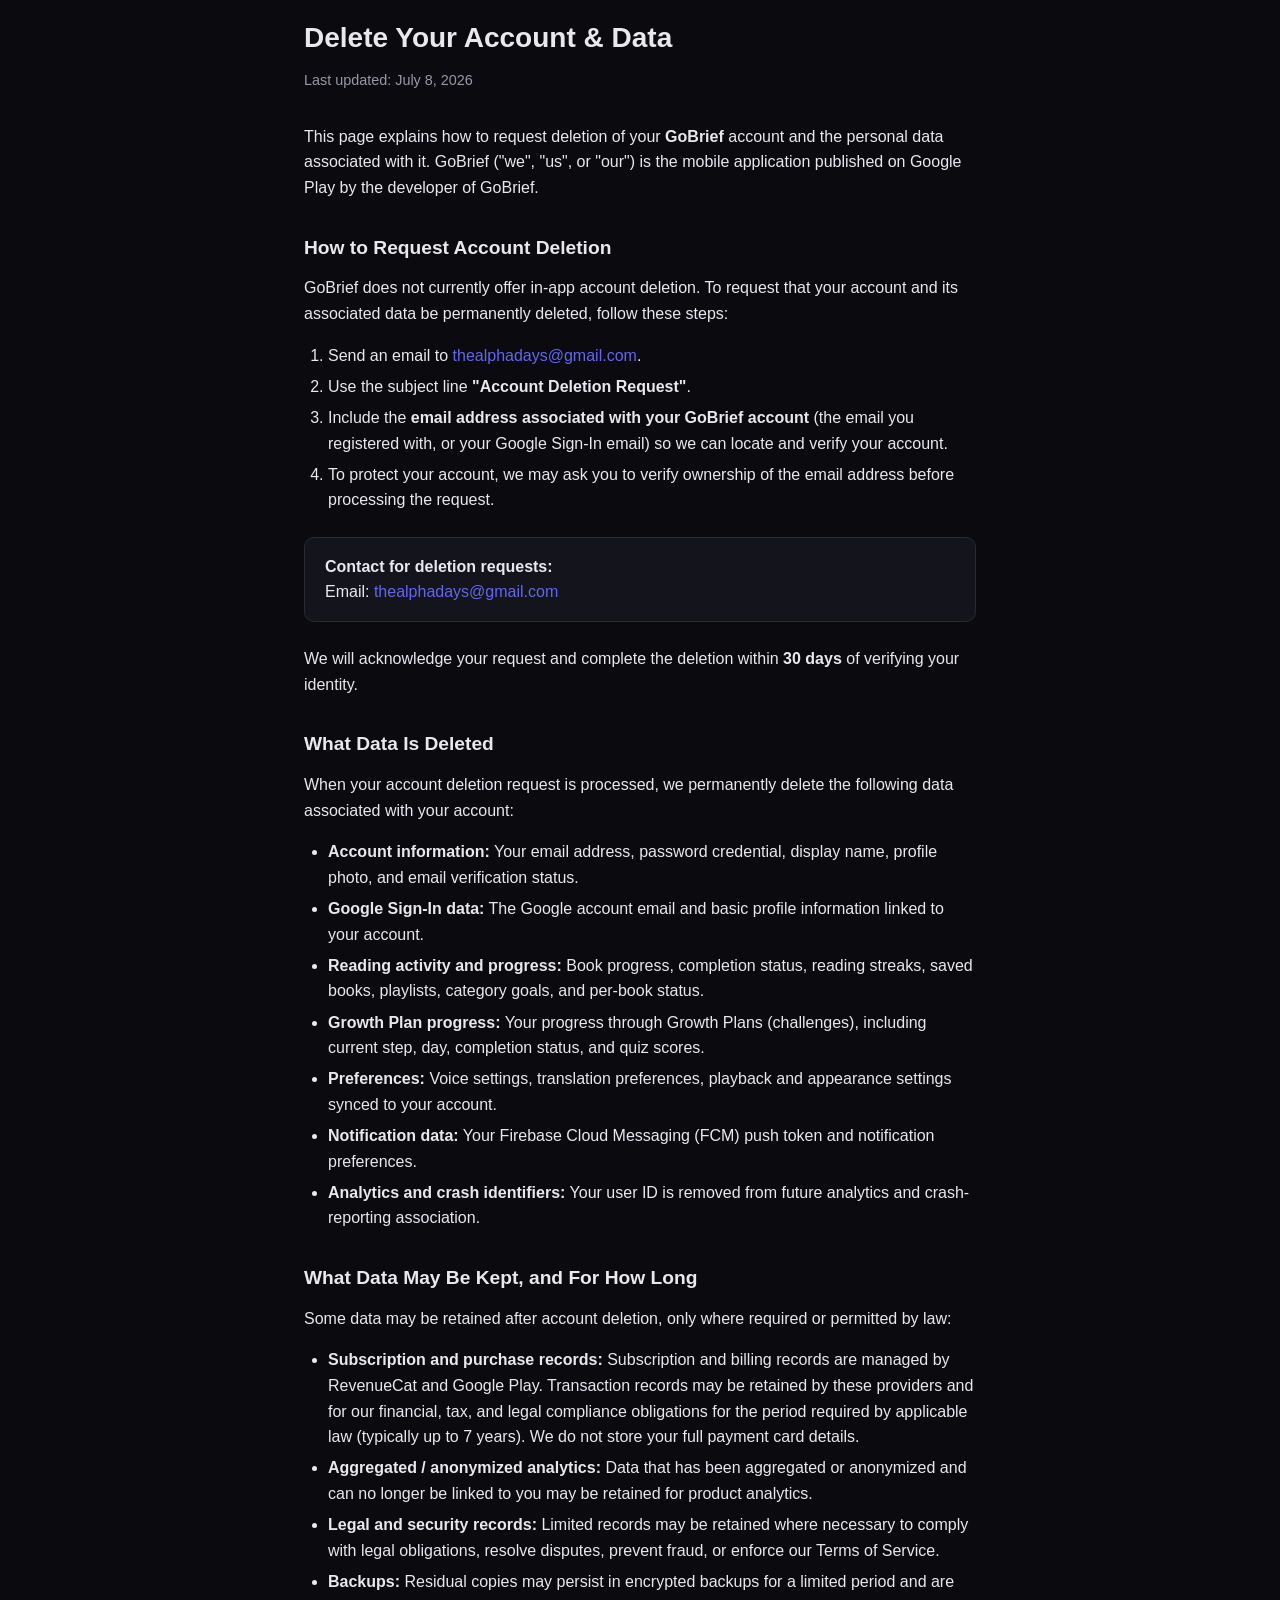
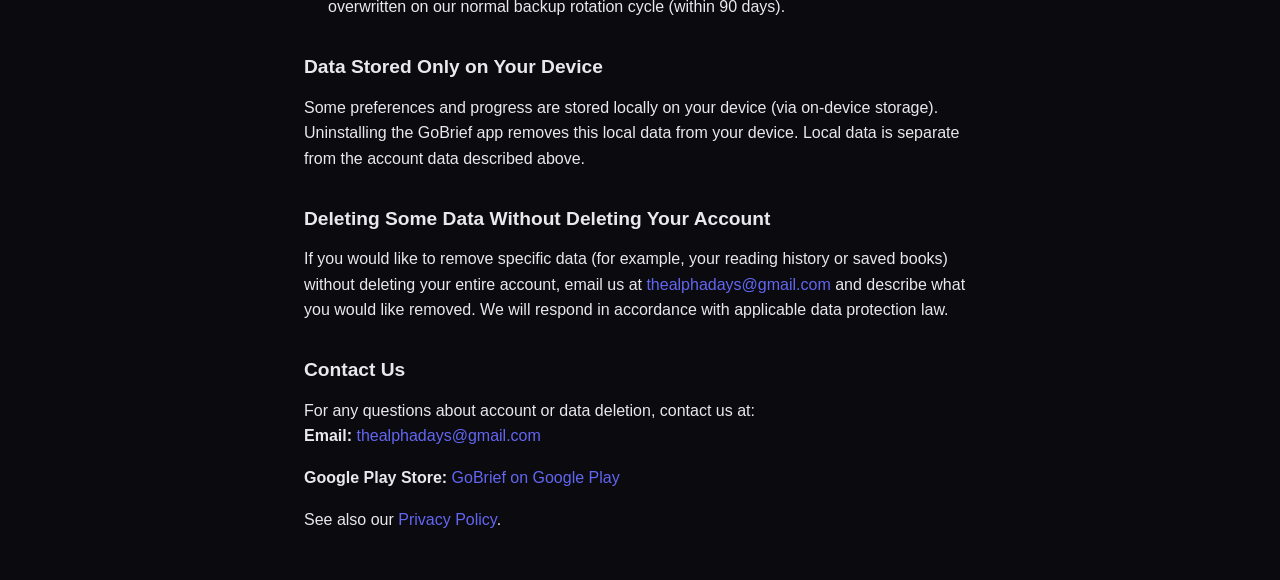
<file: delete-account.html>
<!DOCTYPE html>
<html lang="en">
<head>
  <meta charset="UTF-8" />
  <meta name="viewport" content="width=device-width, initial-scale=1.0" />
  <title>Delete Your Account &amp; Data – GoBrief</title>
  <style>
    :root {
      --bg: #0a0a0f;
      --surface: #14141c;
      --text: #e8e8ed;
      --text-muted: #9898a6;
      --accent: #6366f1;
      --border: #2a2a35;
    }
    * { box-sizing: border-box; }
    body {
      font-family: -apple-system, BlinkMacSystemFont, 'Segoe UI', Roboto, Oxygen, Ubuntu, sans-serif;
      background: var(--bg);
      color: var(--text);
      line-height: 1.6;
      margin: 0;
      padding: 1rem 1.5rem 2rem;
      max-width: 720px;
      margin-left: auto;
      margin-right: auto;
    }
    h1 {
      font-size: 1.75rem;
      font-weight: 700;
      margin-top: 0;
      margin-bottom: 0.5rem;
    }
    .updated { color: var(--text-muted); font-size: 0.9rem; margin-bottom: 2rem; }
    h2 { font-size: 1.2rem; margin-top: 2rem; margin-bottom: 0.75rem; color: var(--text); }
    h3 { font-size: 1.05rem; margin-top: 1.5rem; margin-bottom: 0.5rem; color: var(--text); }
    p { margin: 0 0 1rem; }
    ul, ol { margin: 0 0 1rem; padding-left: 1.5rem; }
    li { margin-bottom: 0.35rem; }
    a { color: var(--accent); text-decoration: none; }
    a:hover { text-decoration: underline; }
    strong { font-weight: 600; }
    .callout {
      background: var(--surface);
      border: 1px solid var(--border);
      border-radius: 10px;
      padding: 1rem 1.25rem;
      margin: 1.5rem 0;
    }
    .callout p:last-child { margin-bottom: 0; }
  </style>
</head>
<body>
  <h1>Delete Your Account &amp; Data</h1>
  <p class="updated">Last updated: July 8, 2026</p>

  <p>
    This page explains how to request deletion of your <strong>GoBrief</strong> account and the personal data associated with it. GoBrief ("we", "us", or "our") is the mobile application published on Google Play by the developer of GoBrief.
  </p>

  <h2>How to Request Account Deletion</h2>
  <p>
    GoBrief does not currently offer in-app account deletion. To request that your account and its associated data be permanently deleted, follow these steps:
  </p>
  <ol>
    <li>Send an email to <a href="mailto:thealphadays@gmail.com?subject=GoBrief%20Account%20Deletion%20Request">thealphadays@gmail.com</a>.</li>
    <li>Use the subject line <strong>"Account Deletion Request"</strong>.</li>
    <li>Include the <strong>email address associated with your GoBrief account</strong> (the email you registered with, or your Google Sign-In email) so we can locate and verify your account.</li>
    <li>To protect your account, we may ask you to verify ownership of the email address before processing the request.</li>
  </ol>

  <div class="callout">
    <p>
      <strong>Contact for deletion requests:</strong><br />
      Email: <a href="mailto:thealphadays@gmail.com?subject=GoBrief%20Account%20Deletion%20Request">thealphadays@gmail.com</a>
    </p>
  </div>

  <p>
    We will acknowledge your request and complete the deletion within <strong>30 days</strong> of verifying your identity.
  </p>

  <h2>What Data Is Deleted</h2>
  <p>When your account deletion request is processed, we permanently delete the following data associated with your account:</p>
  <ul>
    <li><strong>Account information:</strong> Your email address, password credential, display name, profile photo, and email verification status.</li>
    <li><strong>Google Sign-In data:</strong> The Google account email and basic profile information linked to your account.</li>
    <li><strong>Reading activity and progress:</strong> Book progress, completion status, reading streaks, saved books, playlists, category goals, and per-book status.</li>
    <li><strong>Growth Plan progress:</strong> Your progress through Growth Plans (challenges), including current step, day, completion status, and quiz scores.</li>
    <li><strong>Preferences:</strong> Voice settings, translation preferences, playback and appearance settings synced to your account.</li>
    <li><strong>Notification data:</strong> Your Firebase Cloud Messaging (FCM) push token and notification preferences.</li>
    <li><strong>Analytics and crash identifiers:</strong> Your user ID is removed from future analytics and crash-reporting association.</li>
  </ul>

  <h2>What Data May Be Kept, and For How Long</h2>
  <p>Some data may be retained after account deletion, only where required or permitted by law:</p>
  <ul>
    <li><strong>Subscription and purchase records:</strong> Subscription and billing records are managed by RevenueCat and Google Play. Transaction records may be retained by these providers and for our financial, tax, and legal compliance obligations for the period required by applicable law (typically up to 7 years). We do not store your full payment card details.</li>
    <li><strong>Aggregated / anonymized analytics:</strong> Data that has been aggregated or anonymized and can no longer be linked to you may be retained for product analytics.</li>
    <li><strong>Legal and security records:</strong> Limited records may be retained where necessary to comply with legal obligations, resolve disputes, prevent fraud, or enforce our Terms of Service.</li>
    <li><strong>Backups:</strong> Residual copies may persist in encrypted backups for a limited period and are overwritten on our normal backup rotation cycle (within 90 days).</li>
  </ul>

  <h2>Data Stored Only on Your Device</h2>
  <p>
    Some preferences and progress are stored locally on your device (via on-device storage). Uninstalling the GoBrief app removes this local data from your device. Local data is separate from the account data described above.
  </p>

  <h2>Deleting Some Data Without Deleting Your Account</h2>
  <p>
    If you would like to remove specific data (for example, your reading history or saved books) without deleting your entire account, email us at <a href="mailto:thealphadays@gmail.com?subject=GoBrief%20Data%20Deletion%20Request">thealphadays@gmail.com</a> and describe what you would like removed. We will respond in accordance with applicable data protection law.
  </p>

  <h2>Contact Us</h2>
  <p>
    For any questions about account or data deletion, contact us at:<br />
    <strong>Email:</strong> <a href="mailto:thealphadays@gmail.com">thealphadays@gmail.com</a>
  </p>
  <p>
    <strong>Google Play Store:</strong> <a href="https://play.google.com/store/apps/details?id=com.bookiepia.app" target="_blank" rel="noopener">GoBrief on Google Play</a>
  </p>
  <p>
    See also our <a href="./privacy-policy.html">Privacy Policy</a>.
  </p>
</body>
</html>
</file>
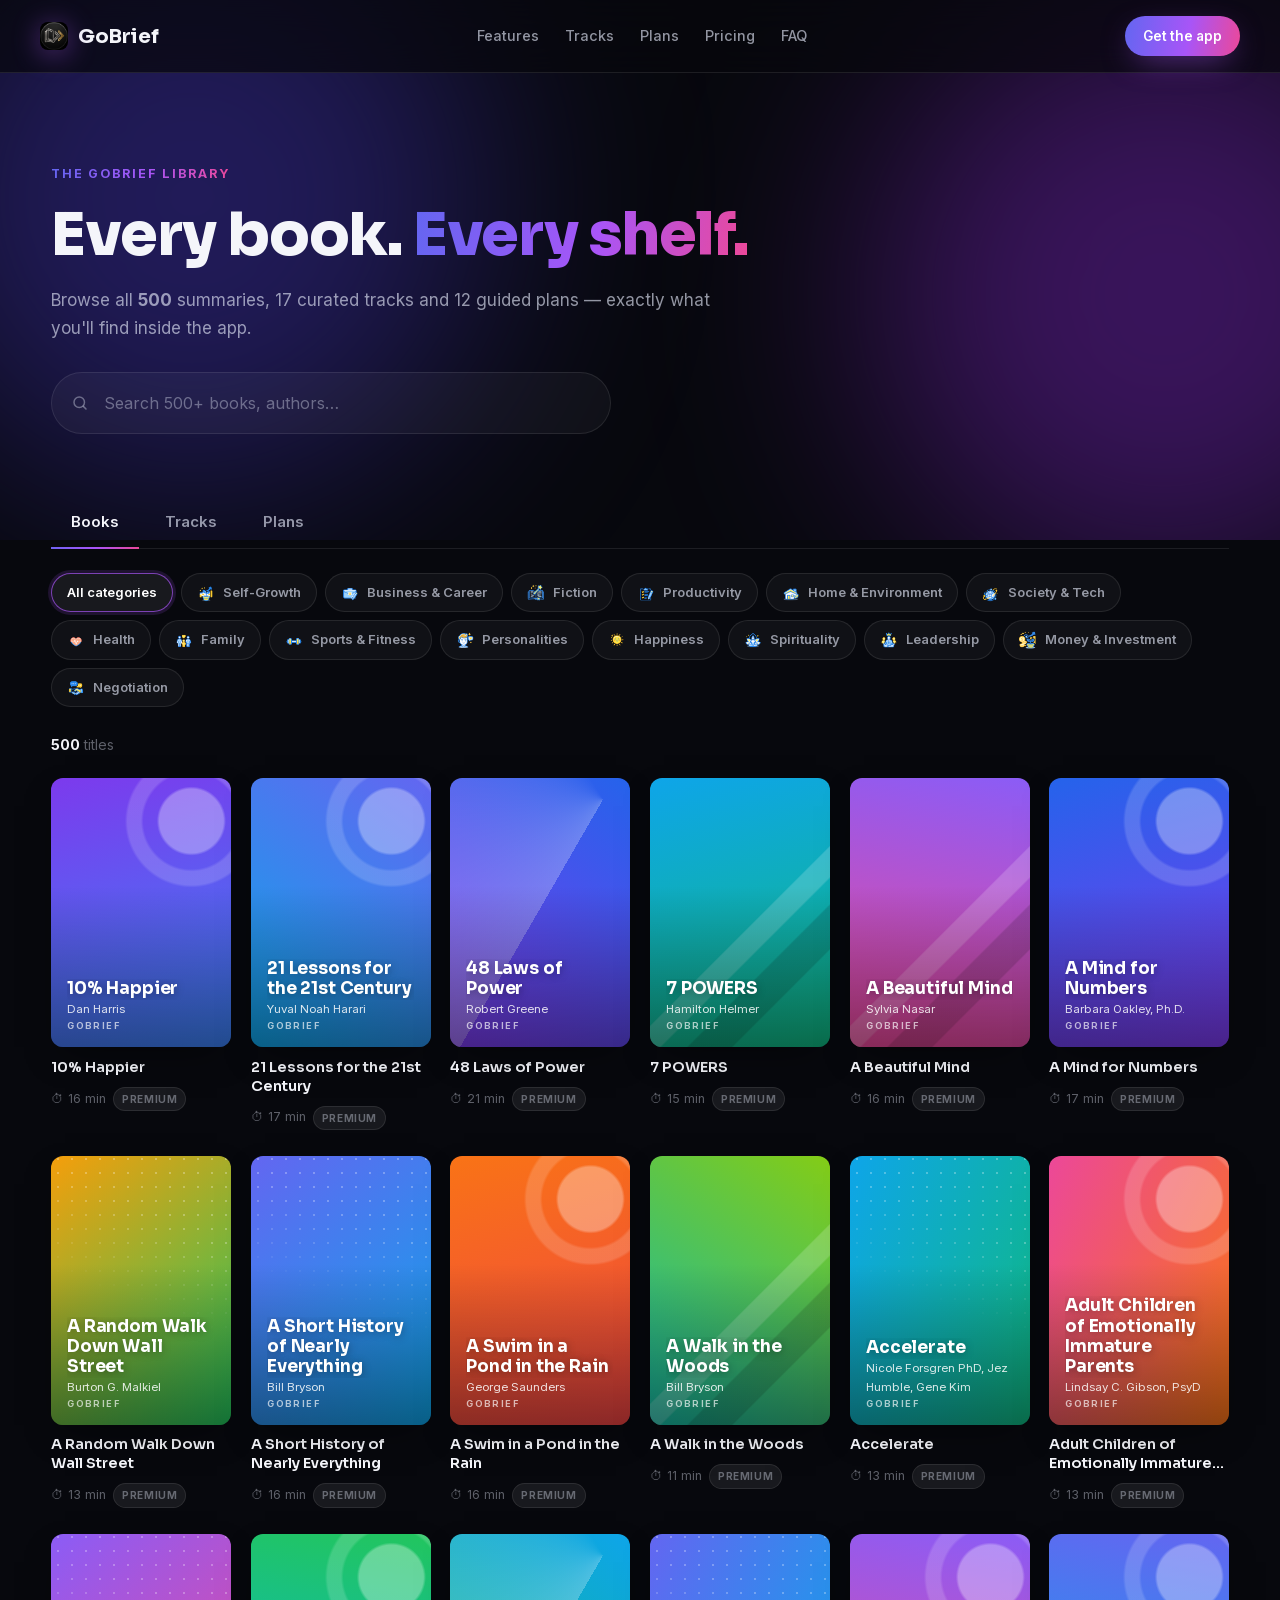
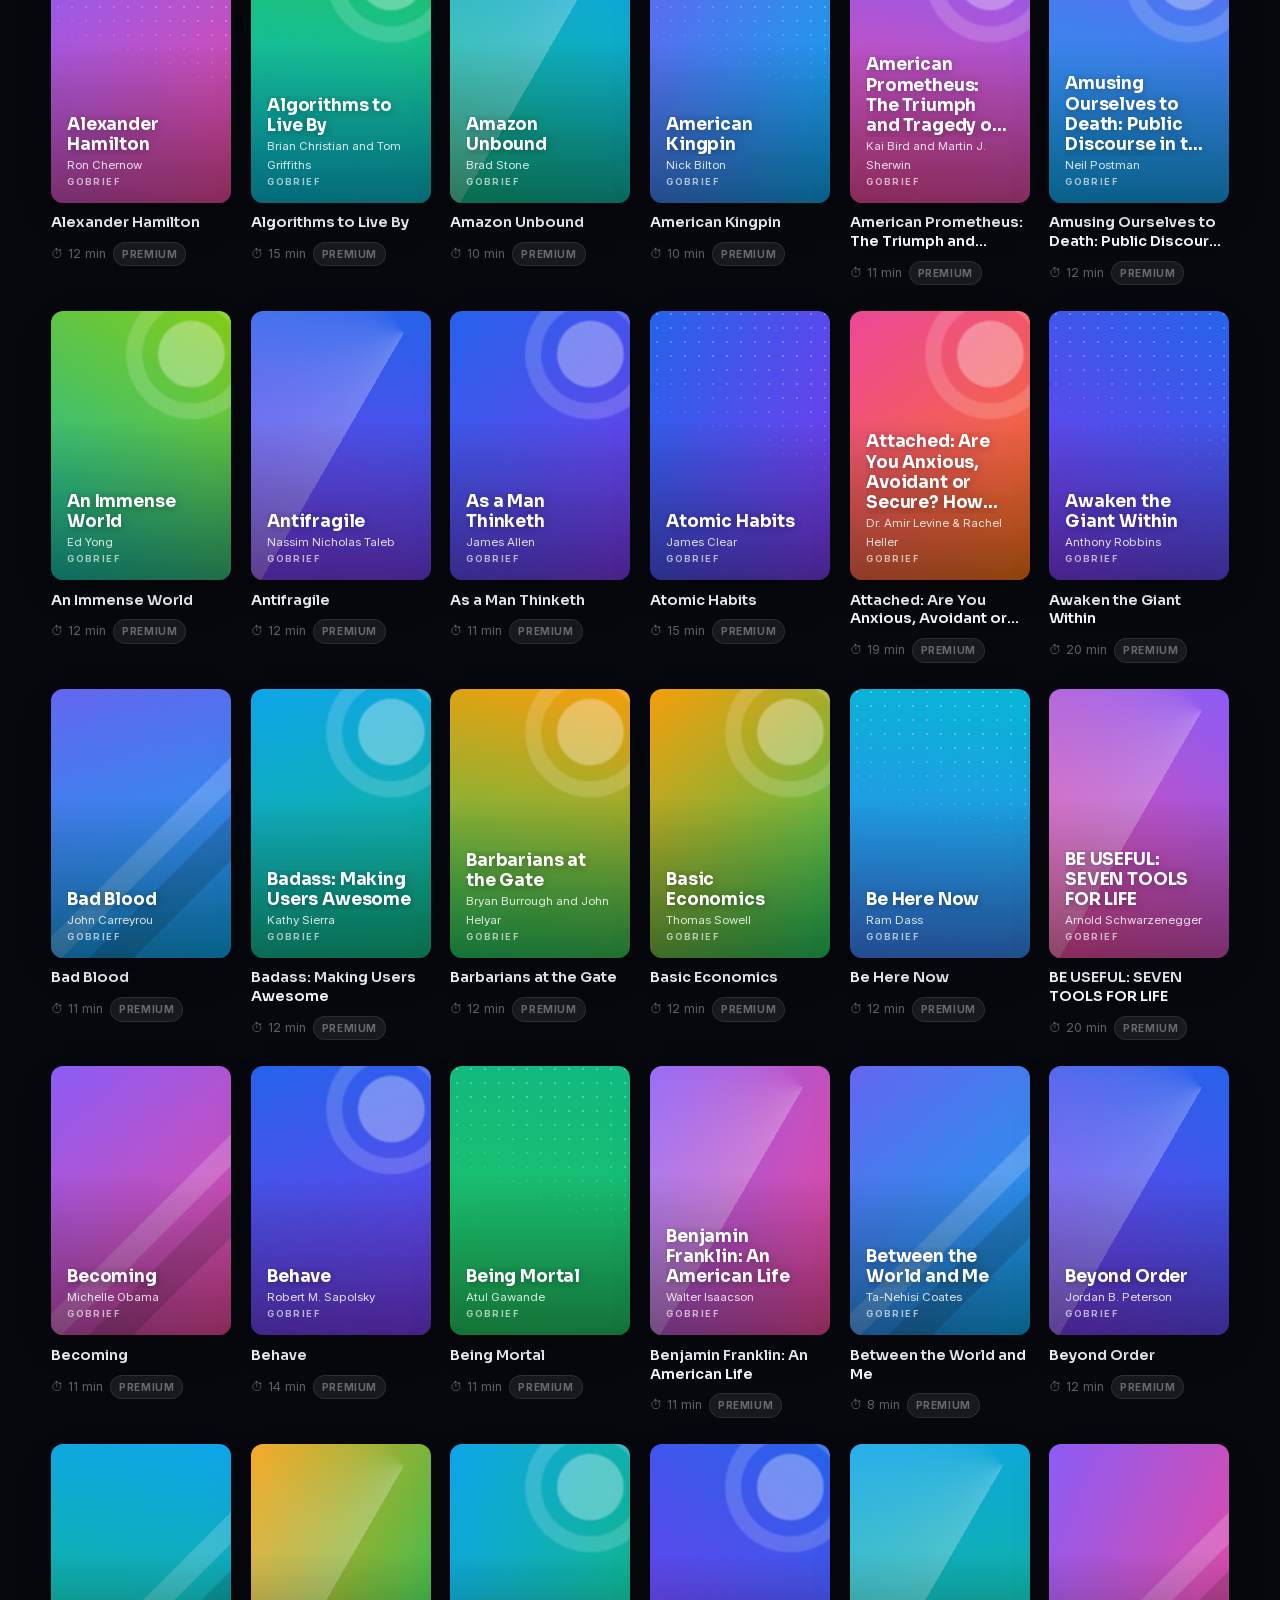
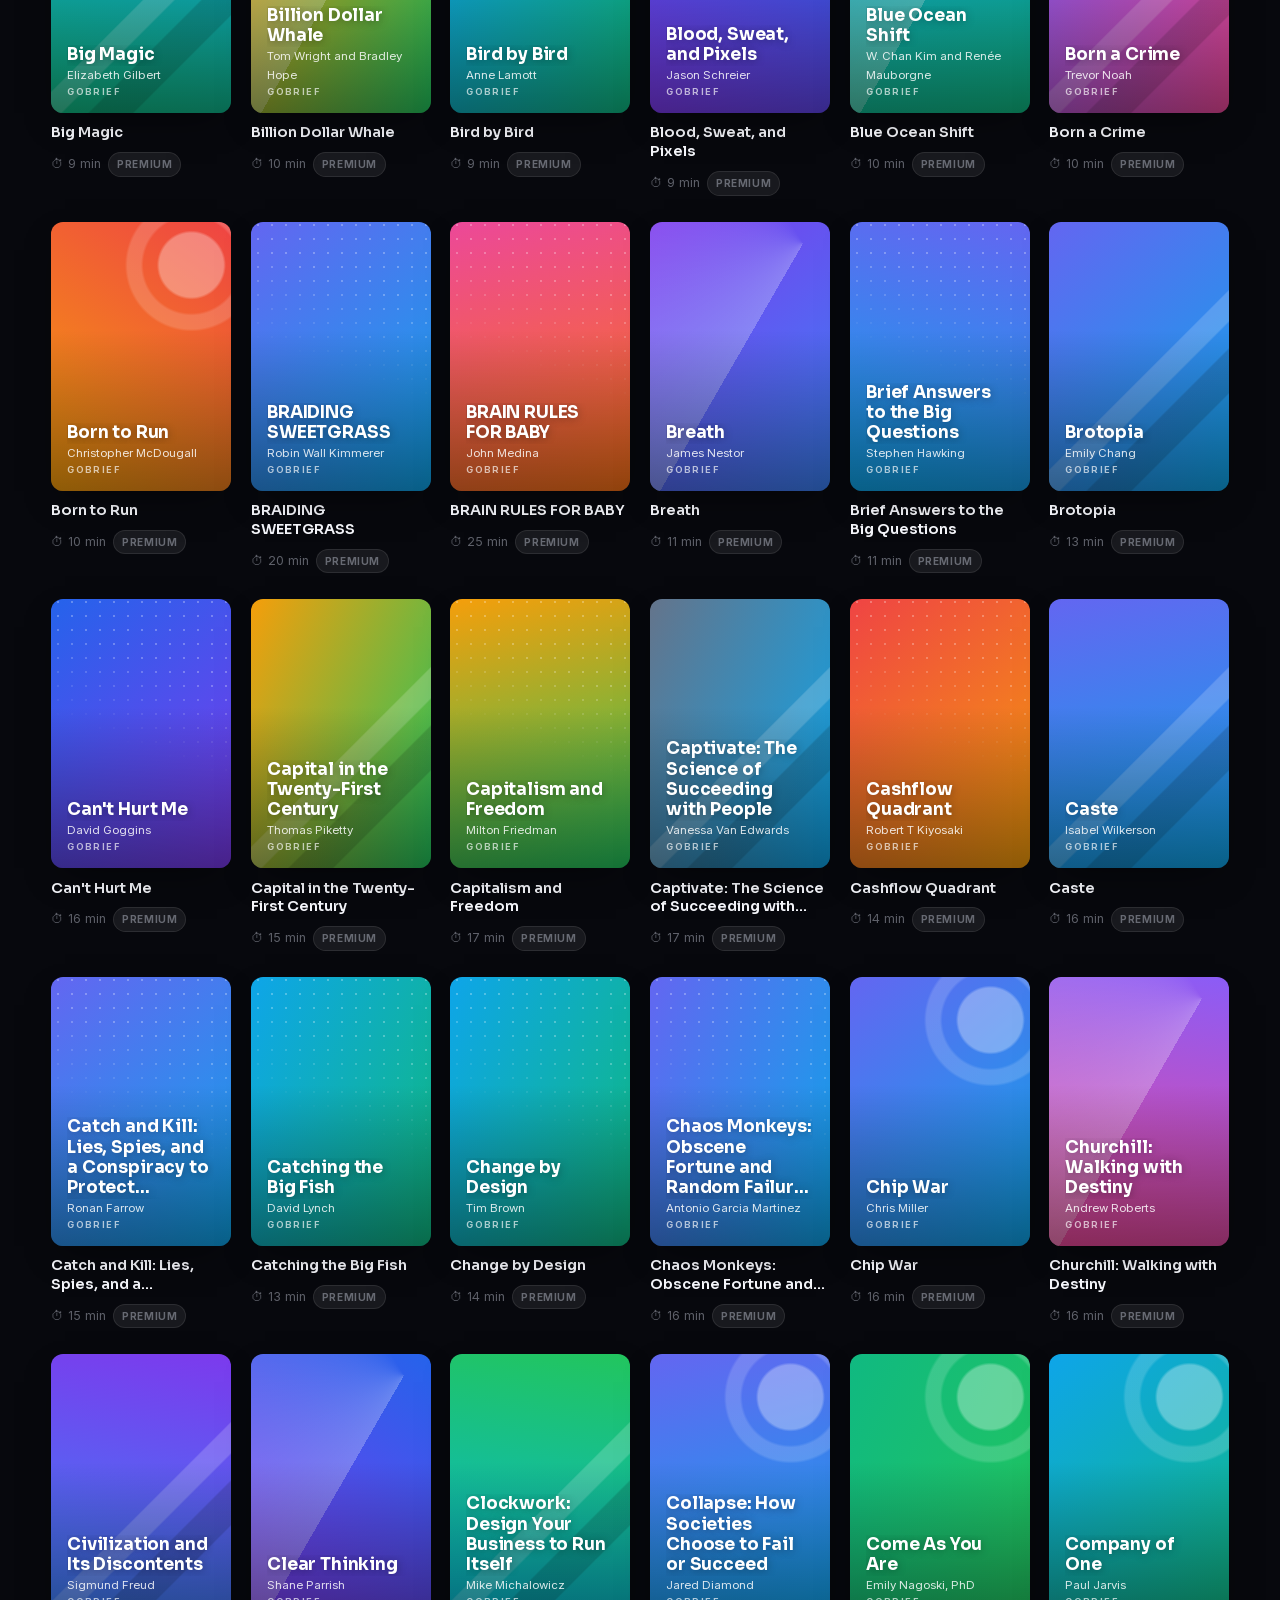
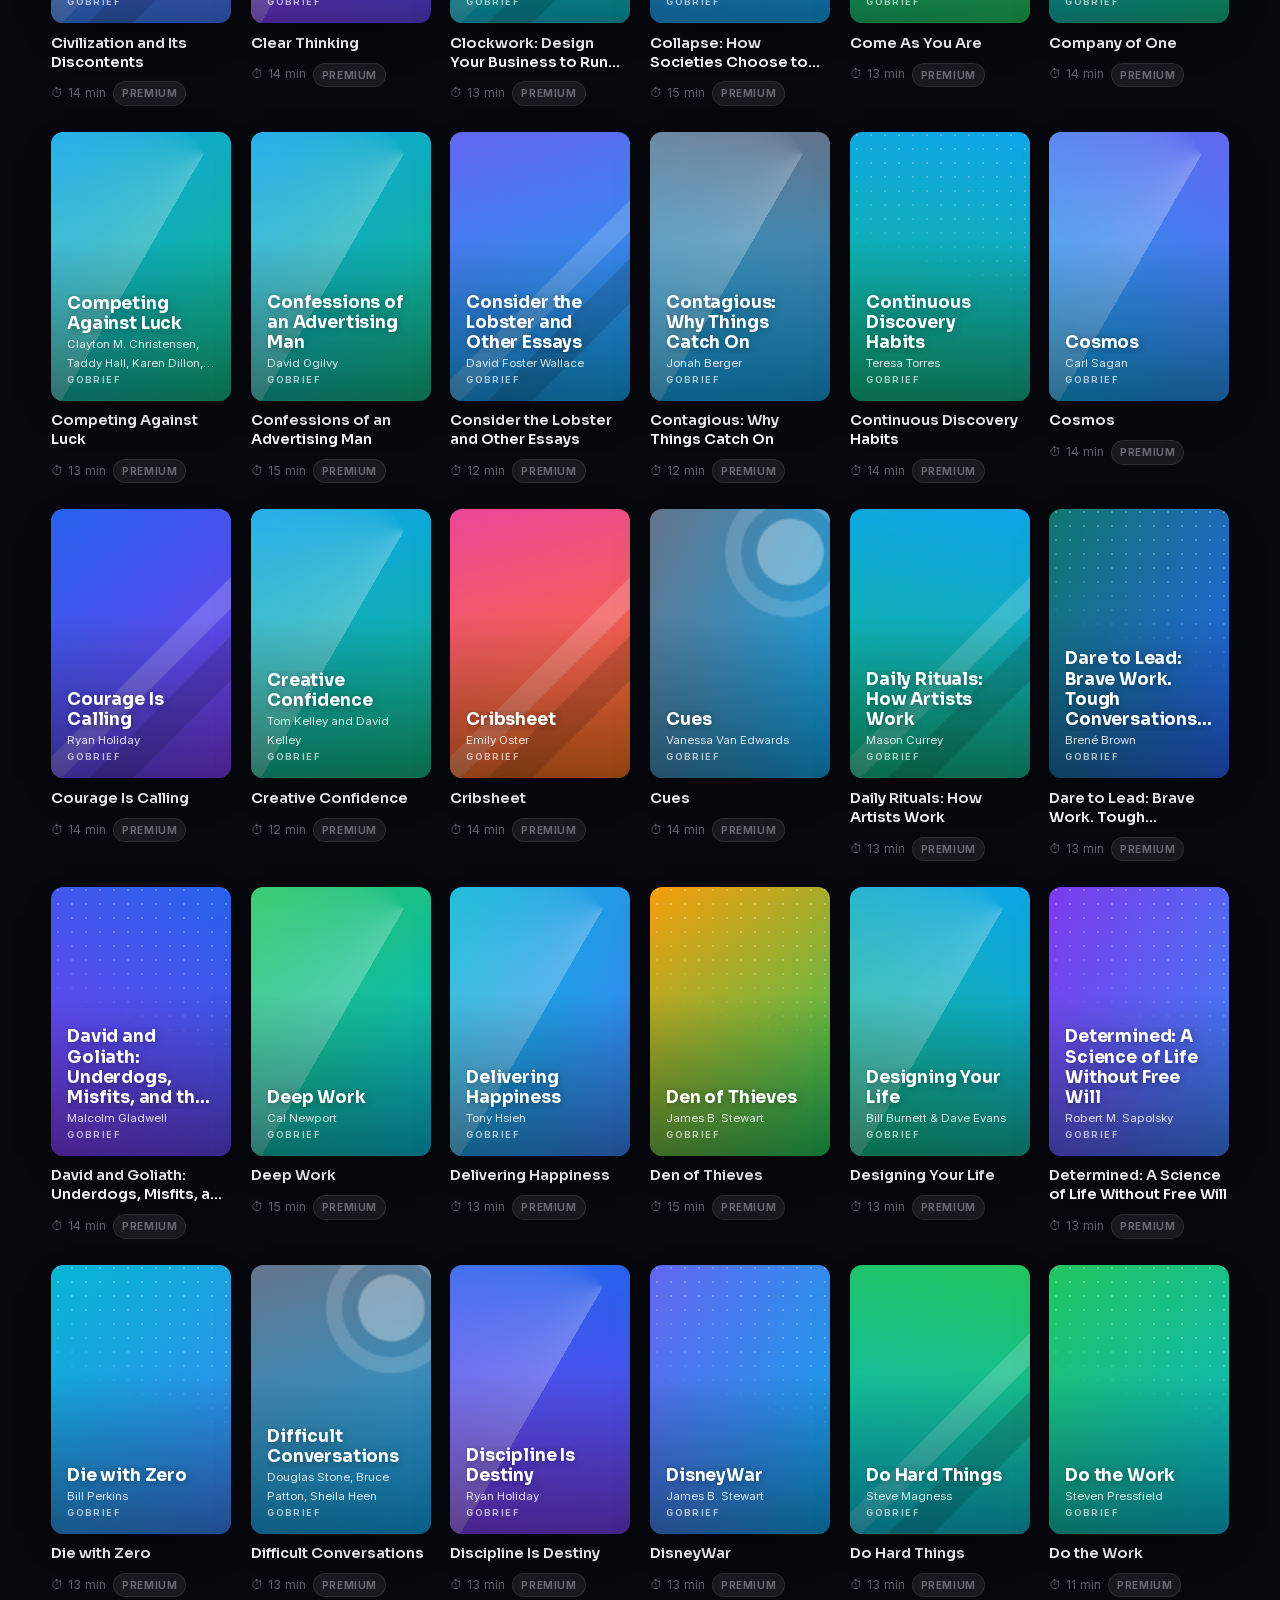
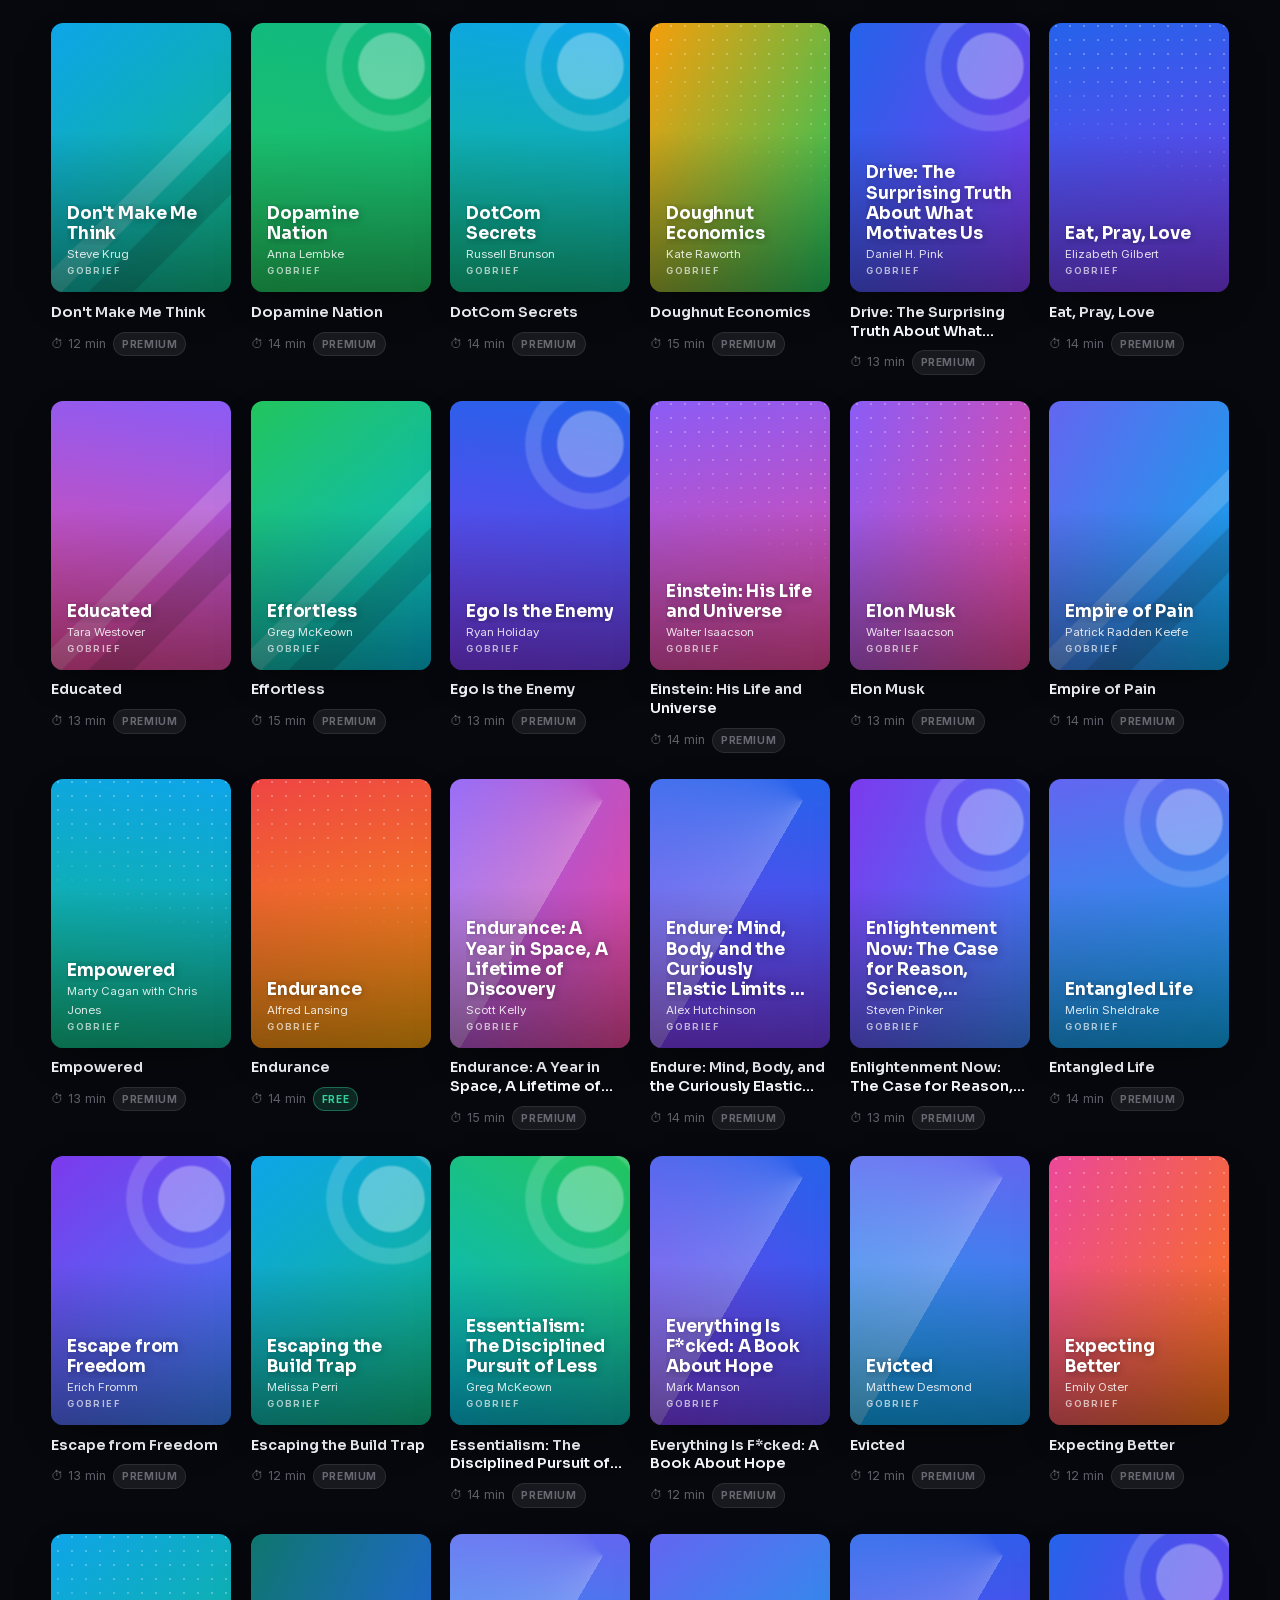
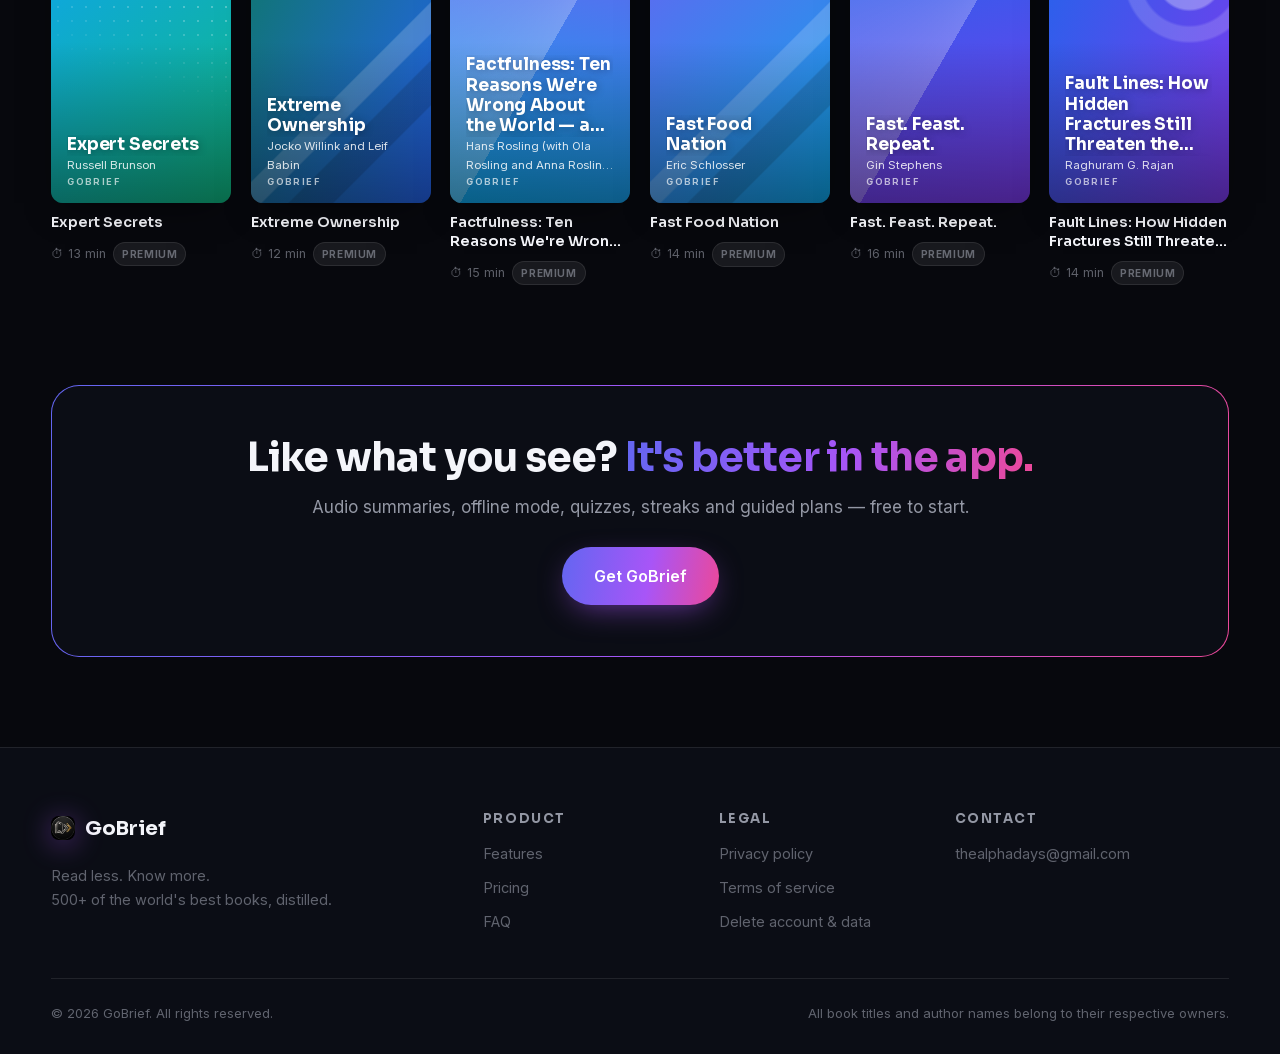
<file: explore.html>
<!DOCTYPE html>
<html lang="en">
<head>
  <meta charset="UTF-8" />
  <meta name="viewport" content="width=device-width, initial-scale=1.0" />
  <title>Explore the library — GoBrief</title>
  <meta name="description" content="Browse all 500+ GoBrief book summaries across 15 categories, plus 17 curated tracks and 12 guided plans." />
  <link rel="icon" type="image/png" href="assets/img/GoBriefIcon.png" />
  <link rel="stylesheet" href="assets/css/style.css" />
</head>
<body>
  <header class="site-header is-scrolled" data-header>
    <div class="header-inner">
      <a class="brand" href="index.html" aria-label="GoBrief home">
        <span class="brand__mark" aria-hidden="true">
          <img src="assets/img/GoBriefIcon.png" width="28" height="28" alt="GoBrief" />
        </span>
        <span class="brand__name">GoBrief</span>
      </a>
      <nav class="main-nav" aria-label="Primary">
        <a href="index.html#features">Features</a>
        <a href="index.html#tracks">Tracks</a>
        <a href="index.html#plans">Plans</a>
        <a href="index.html#pricing">Pricing</a>
        <a href="index.html#faq">FAQ</a>
      </nav>
      <div class="header-actions">
        <a class="btn btn--primary btn--sm" href="index.html#get">Get the app</a>
      </div>
      <button class="nav-toggle" data-nav-toggle aria-label="Open menu" aria-expanded="false">
        <span></span><span></span>
      </button>
    </div>
  </header>

  <div class="mobile-menu" data-mobile-menu hidden>
    <nav aria-label="Mobile">
      <a href="index.html#features">Features</a>
      <a href="index.html#tracks">Tracks</a>
      <a href="index.html#plans">Plans</a>
      <a href="index.html#pricing">Pricing</a>
      <a href="index.html#faq">FAQ</a>
      <a href="index.html#get" class="mobile-menu__explore">Get the app →</a>
    </nav>
  </div>

  <main class="explore-main">
    <div class="aurora" aria-hidden="true" style="height: 60vh;">
      <span class="aurora__blob aurora__blob--1"></span>
      <span class="aurora__blob aurora__blob--2"></span>
    </div>

    <div class="container" style="position: relative; z-index: 2;">
      <section class="explore-hero">
        <p class="kicker">The GoBrief library</p>
        <h1>Every book. <em>Every shelf.</em></h1>
        <p class="section-sub">Browse all <strong data-x-count>500</strong> summaries, 17 curated tracks and 12 guided
          plans — exactly what you'll find inside the app.</p>
        <div class="explore-search">
          <svg width="18" height="18" viewBox="0 0 24 24" fill="none" aria-hidden="true"><circle cx="11" cy="11" r="7" stroke="currentColor" stroke-width="2"/><path d="m20 20-3.5-3.5" stroke="currentColor" stroke-width="2" stroke-linecap="round"/></svg>
          <input type="search" placeholder="Search 500+ books, authors…" data-search aria-label="Search books" />
        </div>
      </section>

      <div class="explore-tabs" role="tablist" aria-label="Content type">
        <button class="explore-tab is-active" data-tab="books" role="tab" aria-selected="true">Books</button>
        <button class="explore-tab" data-tab="tracks" role="tab" aria-selected="false">Tracks</button>
        <button class="explore-tab" data-tab="plans" role="tab" aria-selected="false">Plans</button>
      </div>

      <div class="filter-row" data-filters></div>

      <p class="results-meta" data-results-meta></p>

      <div data-panel="books">
        <div class="books-grid" data-books-grid></div>
        <div class="load-sentinel" data-sentinel></div>
      </div>
      <div data-panel="tracks" hidden>
        <div class="explore-tracks-grid" data-tracks-grid></div>
      </div>
      <div data-panel="plans" hidden>
        <div class="explore-plans-grid plans-grid" data-plans-grid></div>
      </div>

      <div class="empty-state" data-empty hidden>
        <strong>No matches found</strong>
        <p>Try a different title, author or category.</p>
      </div>

      <section class="explore-cta">
        <h2>Like what you see? <em>It's better in the app.</em></h2>
        <p>Audio summaries, offline mode, quizzes, streaks and guided plans — free to start.</p>
        <a class="btn btn--primary btn--lg" href="index.html#get">Get GoBrief</a>
      </section>
    </div>
  </main>

  <footer class="site-footer">
    <div class="container footer-grid">
      <div class="footer-brand">
        <a class="brand" href="index.html">
          <span class="brand__mark" aria-hidden="true">
            <img src="assets/img/GoBriefIcon.png" width="24" height="24" alt="GoBrief" />
          </span>
          <span class="brand__name">GoBrief</span>
        </a>
        <p>Read less. Know more.<br />500+ of the world's best books, distilled.</p>
      </div>
      <nav class="footer-col" aria-label="Product">
        <h4>Product</h4>
        <a href="index.html#features">Features</a>
        <a href="index.html#pricing">Pricing</a>
        <a href="index.html#faq">FAQ</a>
      </nav>
      <nav class="footer-col" aria-label="Legal">
        <h4>Legal</h4>
        <a href="privacy-policy.html">Privacy policy</a>
        <a href="terms-of-service.html">Terms of service</a>
        <a href="delete-account.html">Delete account &amp; data</a>
      </nav>
      <nav class="footer-col" aria-label="Contact">
        <h4>Contact</h4>
        <a href="mailto:thealphadays@gmail.com">thealphadays@gmail.com</a>
      </nav>
    </div>
    <div class="container footer-bottom">
      <p>© <span data-year>2026</span> GoBrief. All rights reserved.</p>
      <p>All book titles and author names belong to their respective owners.</p>
      <p data-amazon-disclosure hidden></p>
    </div>
  </footer>

  <div class="modal" data-modal hidden>
    <div class="modal__backdrop" data-modal-close></div>
    <div class="modal__panel" role="dialog" aria-modal="true" data-lenis-prevent>
      <button class="modal__close" data-modal-close aria-label="Close">✕</button>
      <div class="modal__content" data-modal-content></div>
    </div>
  </div>

  <script src="assets/js/data.js"></script>
  <script src="assets/js/data-details.js"></script>
  <script src="assets/js/covers.js"></script>
  <script src="assets/js/amazon.js"></script>
  <script src="assets/js/explore.js"></script>
</body>
</html>
</file>
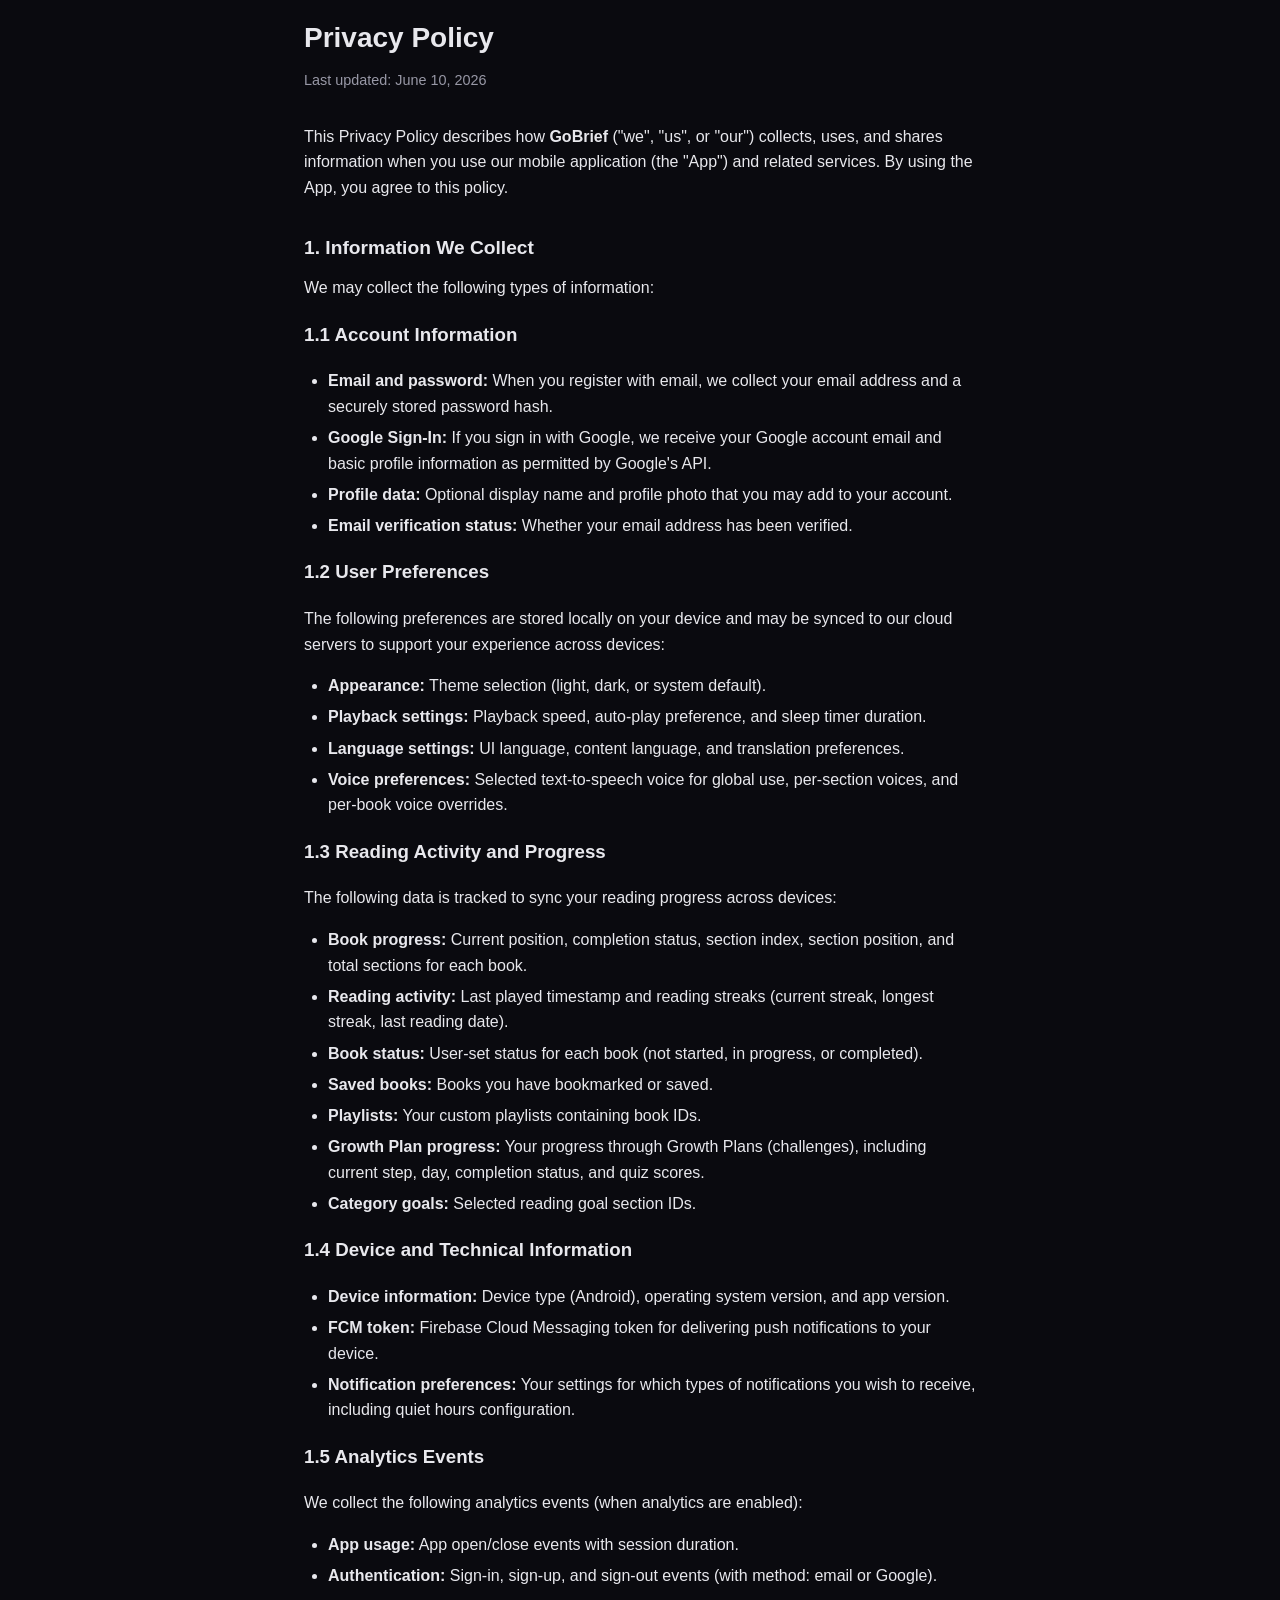
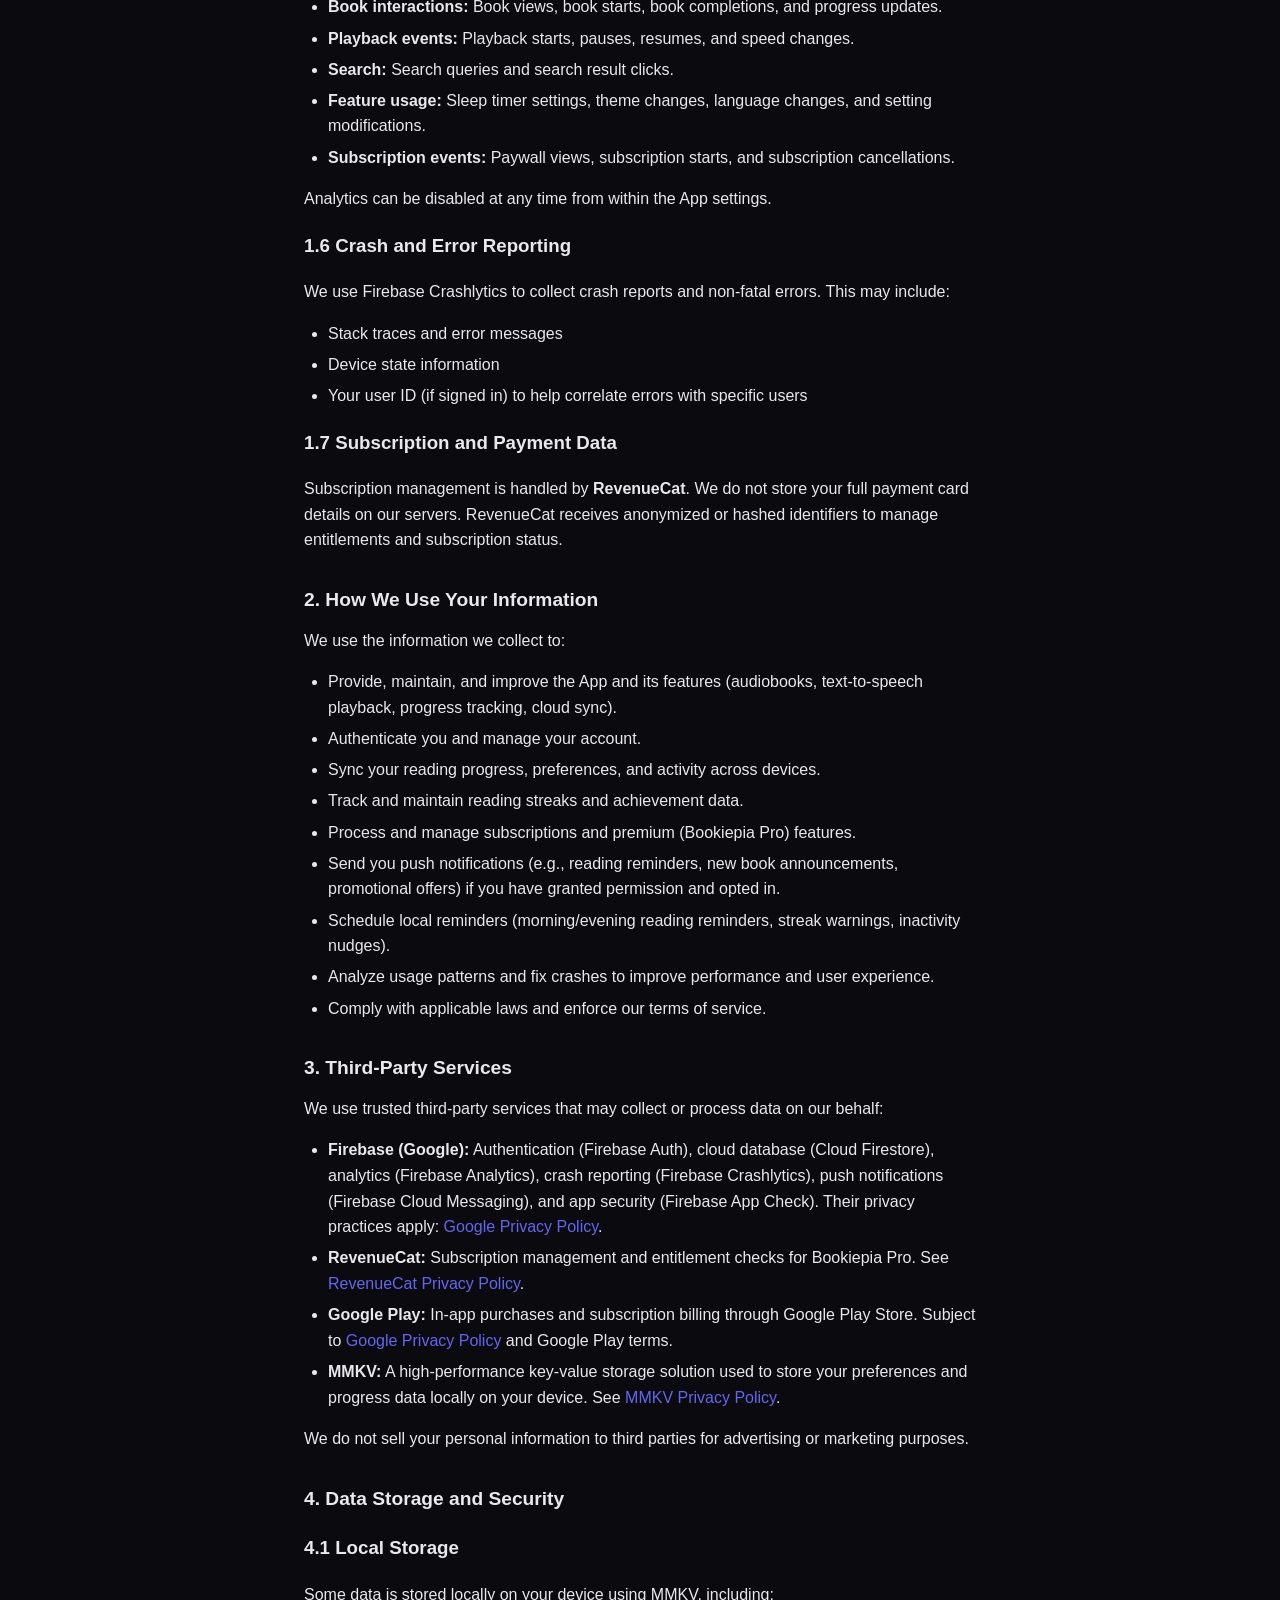
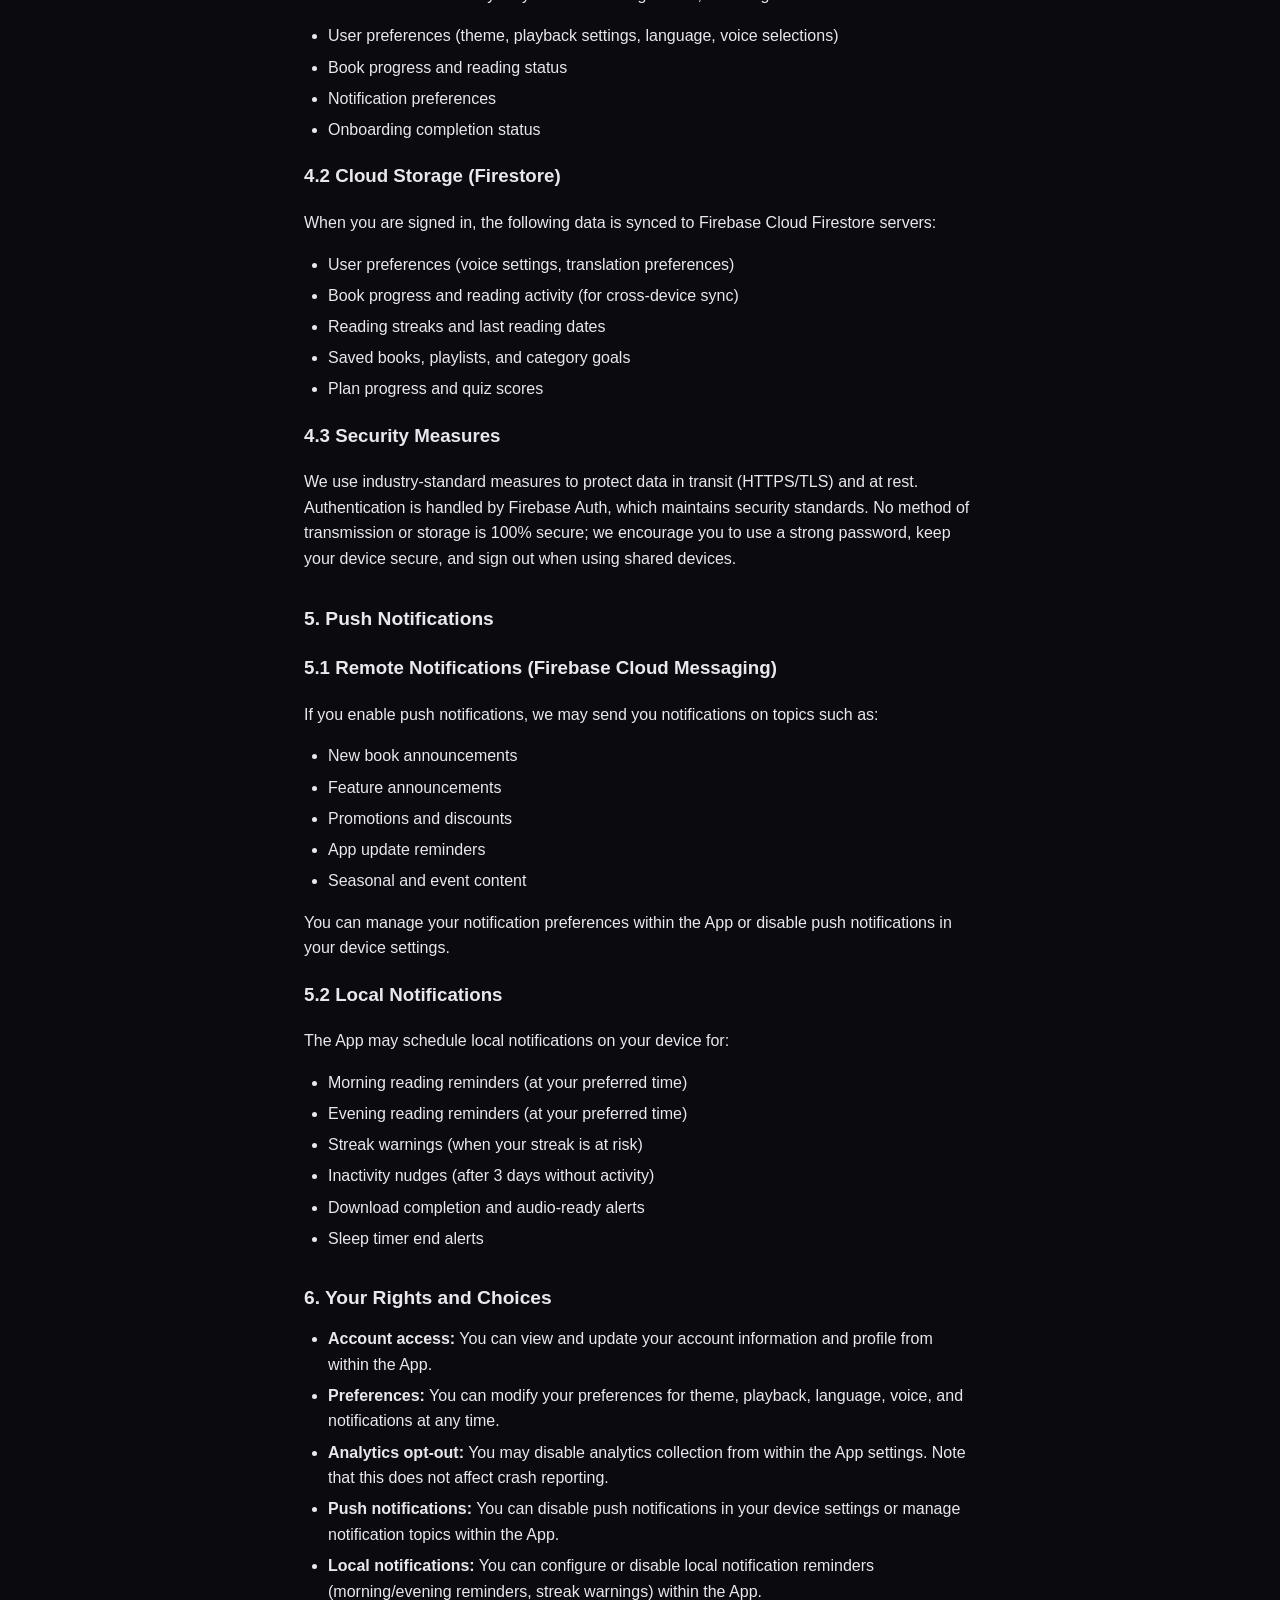
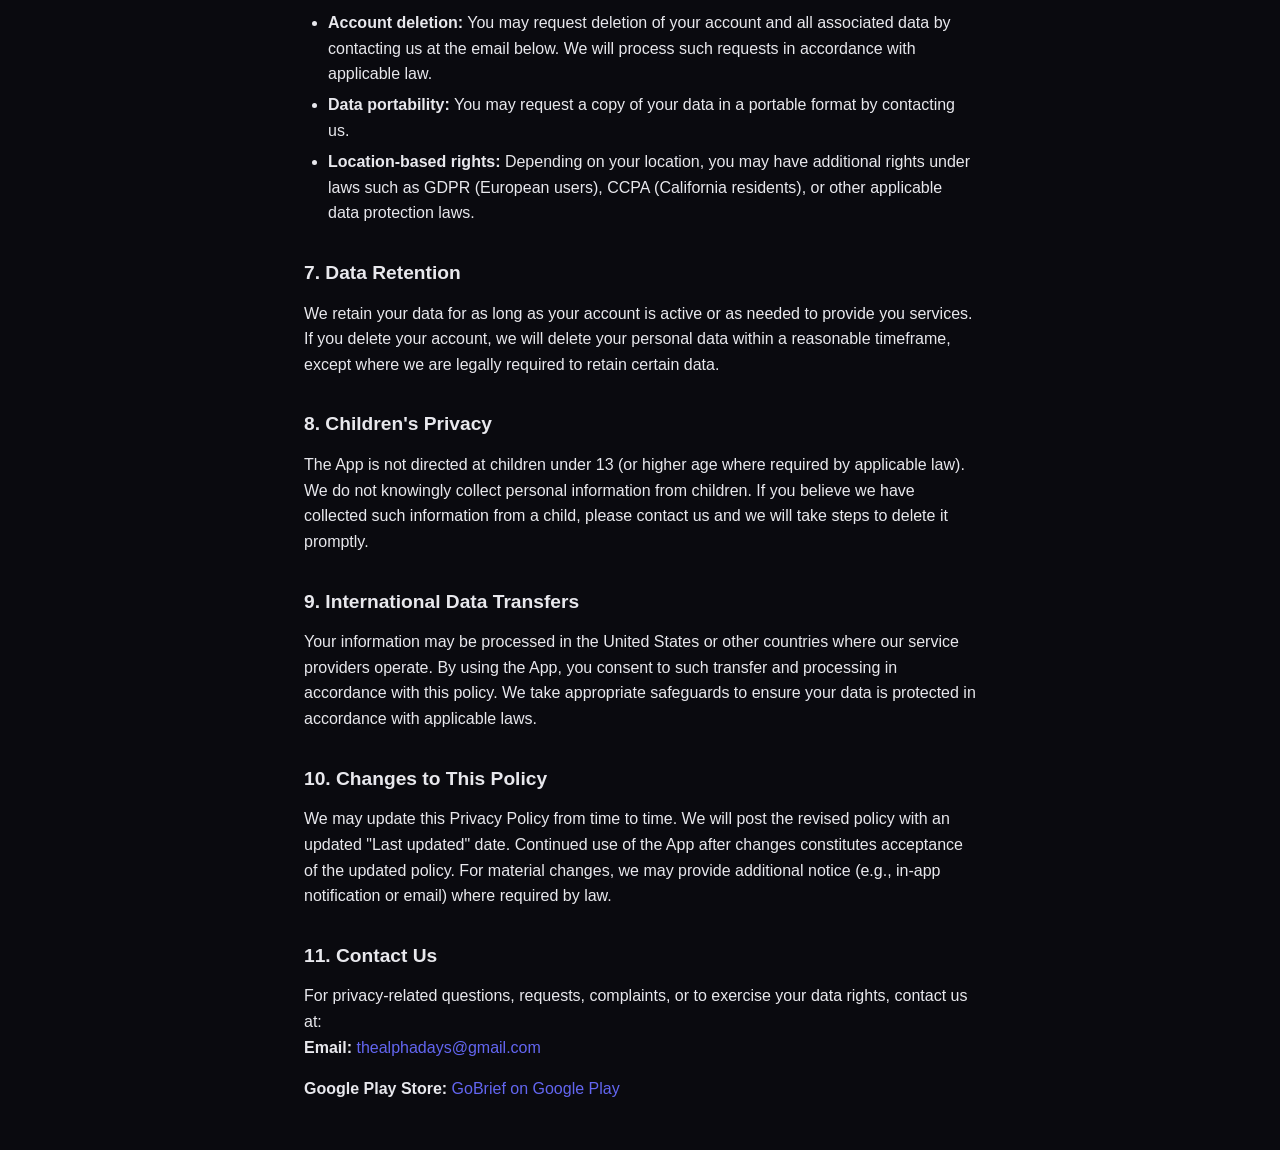
<file: privacy-policy.html>
<!DOCTYPE html>
<html lang="en">
<head>
  <meta charset="UTF-8" />
  <meta name="viewport" content="width=device-width, initial-scale=1.0" />
  <title>Privacy Policy – GoBrief</title>
  <style>
    :root {
      --bg: #0a0a0f;
      --surface: #14141c;
      --text: #e8e8ed;
      --text-muted: #9898a6;
      --accent: #6366f1;
      --border: #2a2a35;
    }
    * { box-sizing: border-box; }
    body {
      font-family: -apple-system, BlinkMacSystemFont, 'Segoe UI', Roboto, Oxygen, Ubuntu, sans-serif;
      background: var(--bg);
      color: var(--text);
      line-height: 1.6;
      margin: 0;
      padding: 1rem 1.5rem 2rem;
      max-width: 720px;
      margin-left: auto;
      margin-right: auto;
    }
    h1 {
      font-size: 1.75rem;
      font-weight: 700;
      margin-top: 0;
      margin-bottom: 0.5rem;
    }
    .updated { color: var(--text-muted); font-size: 0.9rem; margin-bottom: 2rem; }
    h2 { font-size: 1.2rem; margin-top: 2rem; margin-bottom: 0.75rem; color: var(--text); }
    p { margin: 0 0 1rem; }
    ul { margin: 0 0 1rem; padding-left: 1.5rem; }
    li { margin-bottom: 0.35rem; }
    a { color: var(--accent); text-decoration: none; }
    a:hover { text-decoration: underline; }
    strong { font-weight: 600; }
  </style>
</head>
<body>
  <h1>Privacy Policy</h1>
  <p class="updated">Last updated: June 10, 2026</p>

  <p>
    This Privacy Policy describes how <strong>GoBrief</strong> ("we", "us", or "our") collects, uses, and shares information when you use our mobile application (the "App") and related services. By using the App, you agree to this policy.
  </p>

  <h2>1. Information We Collect</h2>
  <p>We may collect the following types of information:</p>

  <h3>1.1 Account Information</h3>
  <ul>
    <li><strong>Email and password:</strong> When you register with email, we collect your email address and a securely stored password hash.</li>
    <li><strong>Google Sign-In:</strong> If you sign in with Google, we receive your Google account email and basic profile information as permitted by Google's API.</li>
    <li><strong>Profile data:</strong> Optional display name and profile photo that you may add to your account.</li>
    <li><strong>Email verification status:</strong> Whether your email address has been verified.</li>
  </ul>

  <h3>1.2 User Preferences</h3>
  <p>The following preferences are stored locally on your device and may be synced to our cloud servers to support your experience across devices:</p>
  <ul>
    <li><strong>Appearance:</strong> Theme selection (light, dark, or system default).</li>
    <li><strong>Playback settings:</strong> Playback speed, auto-play preference, and sleep timer duration.</li>
    <li><strong>Language settings:</strong> UI language, content language, and translation preferences.</li>
    <li><strong>Voice preferences:</strong> Selected text-to-speech voice for global use, per-section voices, and per-book voice overrides.</li>
  </ul>

  <h3>1.3 Reading Activity and Progress</h3>
  <p>The following data is tracked to sync your reading progress across devices:</p>
  <ul>
    <li><strong>Book progress:</strong> Current position, completion status, section index, section position, and total sections for each book.</li>
    <li><strong>Reading activity:</strong> Last played timestamp and reading streaks (current streak, longest streak, last reading date).</li>
    <li><strong>Book status:</strong> User-set status for each book (not started, in progress, or completed).</li>
    <li><strong>Saved books:</strong> Books you have bookmarked or saved.</li>
    <li><strong>Playlists:</strong> Your custom playlists containing book IDs.</li>
    <li><strong>Growth Plan progress:</strong> Your progress through Growth Plans (challenges), including current step, day, completion status, and quiz scores.</li>
    <li><strong>Category goals:</strong> Selected reading goal section IDs.</li>
  </ul>

  <h3>1.4 Device and Technical Information</h3>
  <ul>
    <li><strong>Device information:</strong> Device type (Android), operating system version, and app version.</li>
    <li><strong>FCM token:</strong> Firebase Cloud Messaging token for delivering push notifications to your device.</li>
    <li><strong>Notification preferences:</strong> Your settings for which types of notifications you wish to receive, including quiet hours configuration.</li>
  </ul>

  <h3>1.5 Analytics Events</h3>
  <p>We collect the following analytics events (when analytics are enabled):</p>
  <ul>
    <li><strong>App usage:</strong> App open/close events with session duration.</li>
    <li><strong>Authentication:</strong> Sign-in, sign-up, and sign-out events (with method: email or Google).</li>
    <li><strong>Book interactions:</strong> Book views, book starts, book completions, and progress updates.</li>
    <li><strong>Playback events:</strong> Playback starts, pauses, resumes, and speed changes.</li>
    <li><strong>Search:</strong> Search queries and search result clicks.</li>
    <li><strong>Feature usage:</strong> Sleep timer settings, theme changes, language changes, and setting modifications.</li>
    <li><strong>Subscription events:</strong> Paywall views, subscription starts, and subscription cancellations.</li>
  </ul>
  <p>Analytics can be disabled at any time from within the App settings.</p>

  <h3>1.6 Crash and Error Reporting</h3>
  <p>We use Firebase Crashlytics to collect crash reports and non-fatal errors. This may include:</p>
  <ul>
    <li>Stack traces and error messages</li>
    <li>Device state information</li>
    <li>Your user ID (if signed in) to help correlate errors with specific users</li>
  </ul>

  <h3>1.7 Subscription and Payment Data</h3>
  <p>Subscription management is handled by <strong>RevenueCat</strong>. We do not store your full payment card details on our servers. RevenueCat receives anonymized or hashed identifiers to manage entitlements and subscription status.</p>

  <h2>2. How We Use Your Information</h2>
  <p>We use the information we collect to:</p>
  <ul>
    <li>Provide, maintain, and improve the App and its features (audiobooks, text-to-speech playback, progress tracking, cloud sync).</li>
    <li>Authenticate you and manage your account.</li>
    <li>Sync your reading progress, preferences, and activity across devices.</li>
    <li>Track and maintain reading streaks and achievement data.</li>
    <li>Process and manage subscriptions and premium (Bookiepia Pro) features.</li>
    <li>Send you push notifications (e.g., reading reminders, new book announcements, promotional offers) if you have granted permission and opted in.</li>
    <li>Schedule local reminders (morning/evening reading reminders, streak warnings, inactivity nudges).</li>
    <li>Analyze usage patterns and fix crashes to improve performance and user experience.</li>
    <li>Comply with applicable laws and enforce our terms of service.</li>
  </ul>

  <h2>3. Third-Party Services</h2>
  <p>We use trusted third-party services that may collect or process data on our behalf:</p>
  <ul>
    <li><strong>Firebase (Google):</strong> Authentication (Firebase Auth), cloud database (Cloud Firestore), analytics (Firebase Analytics), crash reporting (Firebase Crashlytics), push notifications (Firebase Cloud Messaging), and app security (Firebase App Check). Their privacy practices apply: <a href="https://policies.google.com/privacy" target="_blank" rel="noopener">Google Privacy Policy</a>.</li>
    <li><strong>RevenueCat:</strong> Subscription management and entitlement checks for Bookiepia Pro. See <a href="https://www.revenuecat.com/privacy" target="_blank" rel="noopener">RevenueCat Privacy Policy</a>.</li>
    <li><strong>Google Play:</strong> In-app purchases and subscription billing through Google Play Store. Subject to <a href="https://policies.google.com/privacy" target="_blank" rel="noopener">Google Privacy Policy</a> and Google Play terms.</li>
    <li><strong>MMKV:</strong> A high-performance key-value storage solution used to store your preferences and progress data locally on your device. See <a href="https://github.com/Tencent/MMKV" target="_blank" rel="noopener">MMKV Privacy Policy</a>.</li>
  </ul>
  <p>We do not sell your personal information to third parties for advertising or marketing purposes.</p>

  <h2>4. Data Storage and Security</h2>

  <h3>4.1 Local Storage</h3>
  <p>Some data is stored locally on your device using MMKV, including:</p>
  <ul>
    <li>User preferences (theme, playback settings, language, voice selections)</li>
    <li>Book progress and reading status</li>
    <li>Notification preferences</li>
    <li>Onboarding completion status</li>
  </ul>

  <h3>4.2 Cloud Storage (Firestore)</h3>
  <p>When you are signed in, the following data is synced to Firebase Cloud Firestore servers:</p>
  <ul>
    <li>User preferences (voice settings, translation preferences)</li>
    <li>Book progress and reading activity (for cross-device sync)</li>
    <li>Reading streaks and last reading dates</li>
    <li>Saved books, playlists, and category goals</li>
    <li>Plan progress and quiz scores</li>
  </ul>

  <h3>4.3 Security Measures</h3>
  <p>We use industry-standard measures to protect data in transit (HTTPS/TLS) and at rest. Authentication is handled by Firebase Auth, which maintains security standards. No method of transmission or storage is 100% secure; we encourage you to use a strong password, keep your device secure, and sign out when using shared devices.</p>

  <h2>5. Push Notifications</h2>

  <h3>5.1 Remote Notifications (Firebase Cloud Messaging)</h3>
  <p>If you enable push notifications, we may send you notifications on topics such as:</p>
  <ul>
    <li>New book announcements</li>
    <li>Feature announcements</li>
    <li>Promotions and discounts</li>
    <li>App update reminders</li>
    <li>Seasonal and event content</li>
  </ul>
  <p>You can manage your notification preferences within the App or disable push notifications in your device settings.</p>

  <h3>5.2 Local Notifications</h3>
  <p>The App may schedule local notifications on your device for:</p>
  <ul>
    <li>Morning reading reminders (at your preferred time)</li>
    <li>Evening reading reminders (at your preferred time)</li>
    <li>Streak warnings (when your streak is at risk)</li>
    <li>Inactivity nudges (after 3 days without activity)</li>
    <li>Download completion and audio-ready alerts</li>
    <li>Sleep timer end alerts</li>
  </ul>

  <h2>6. Your Rights and Choices</h2>
  <ul>
    <li><strong>Account access:</strong> You can view and update your account information and profile from within the App.</li>
    <li><strong>Preferences:</strong> You can modify your preferences for theme, playback, language, voice, and notifications at any time.</li>
    <li><strong>Analytics opt-out:</strong> You may disable analytics collection from within the App settings. Note that this does not affect crash reporting.</li>
    <li><strong>Push notifications:</strong> You can disable push notifications in your device settings or manage notification topics within the App.</li>
    <li><strong>Local notifications:</strong> You can configure or disable local notification reminders (morning/evening reminders, streak warnings) within the App.</li>
    <li><strong>Account deletion:</strong> You may request deletion of your account and all associated data by contacting us at the email below. We will process such requests in accordance with applicable law.</li>
    <li><strong>Data portability:</strong> You may request a copy of your data in a portable format by contacting us.</li>
    <li><strong>Location-based rights:</strong> Depending on your location, you may have additional rights under laws such as GDPR (European users), CCPA (California residents), or other applicable data protection laws.</li>
  </ul>

  <h2>7. Data Retention</h2>
  <p>We retain your data for as long as your account is active or as needed to provide you services. If you delete your account, we will delete your personal data within a reasonable timeframe, except where we are legally required to retain certain data.</p>

  <h2>8. Children's Privacy</h2>
  <p>The App is not directed at children under 13 (or higher age where required by applicable law). We do not knowingly collect personal information from children. If you believe we have collected such information from a child, please contact us and we will take steps to delete it promptly.</p>

  <h2>9. International Data Transfers</h2>
  <p>Your information may be processed in the United States or other countries where our service providers operate. By using the App, you consent to such transfer and processing in accordance with this policy. We take appropriate safeguards to ensure your data is protected in accordance with applicable laws.</p>

  <h2>10. Changes to This Policy</h2>
  <p>We may update this Privacy Policy from time to time. We will post the revised policy with an updated "Last updated" date. Continued use of the App after changes constitutes acceptance of the updated policy. For material changes, we may provide additional notice (e.g., in-app notification or email) where required by law.</p>

  <h2>11. Contact Us</h2>
  <p>
    For privacy-related questions, requests, complaints, or to exercise your data rights, contact us at:<br />
    <strong>Email:</strong> <a href="mailto:thealphadays@gmail.com">thealphadays@gmail.com</a>
  </p>
  <p>
    <strong>Google Play Store:</strong> <a href="https://play.google.com/store/apps/details?id=com.bookiepia.app" target="_blank" rel="noopener">GoBrief on Google Play</a>
  </p>
</body>
</html>
</file>
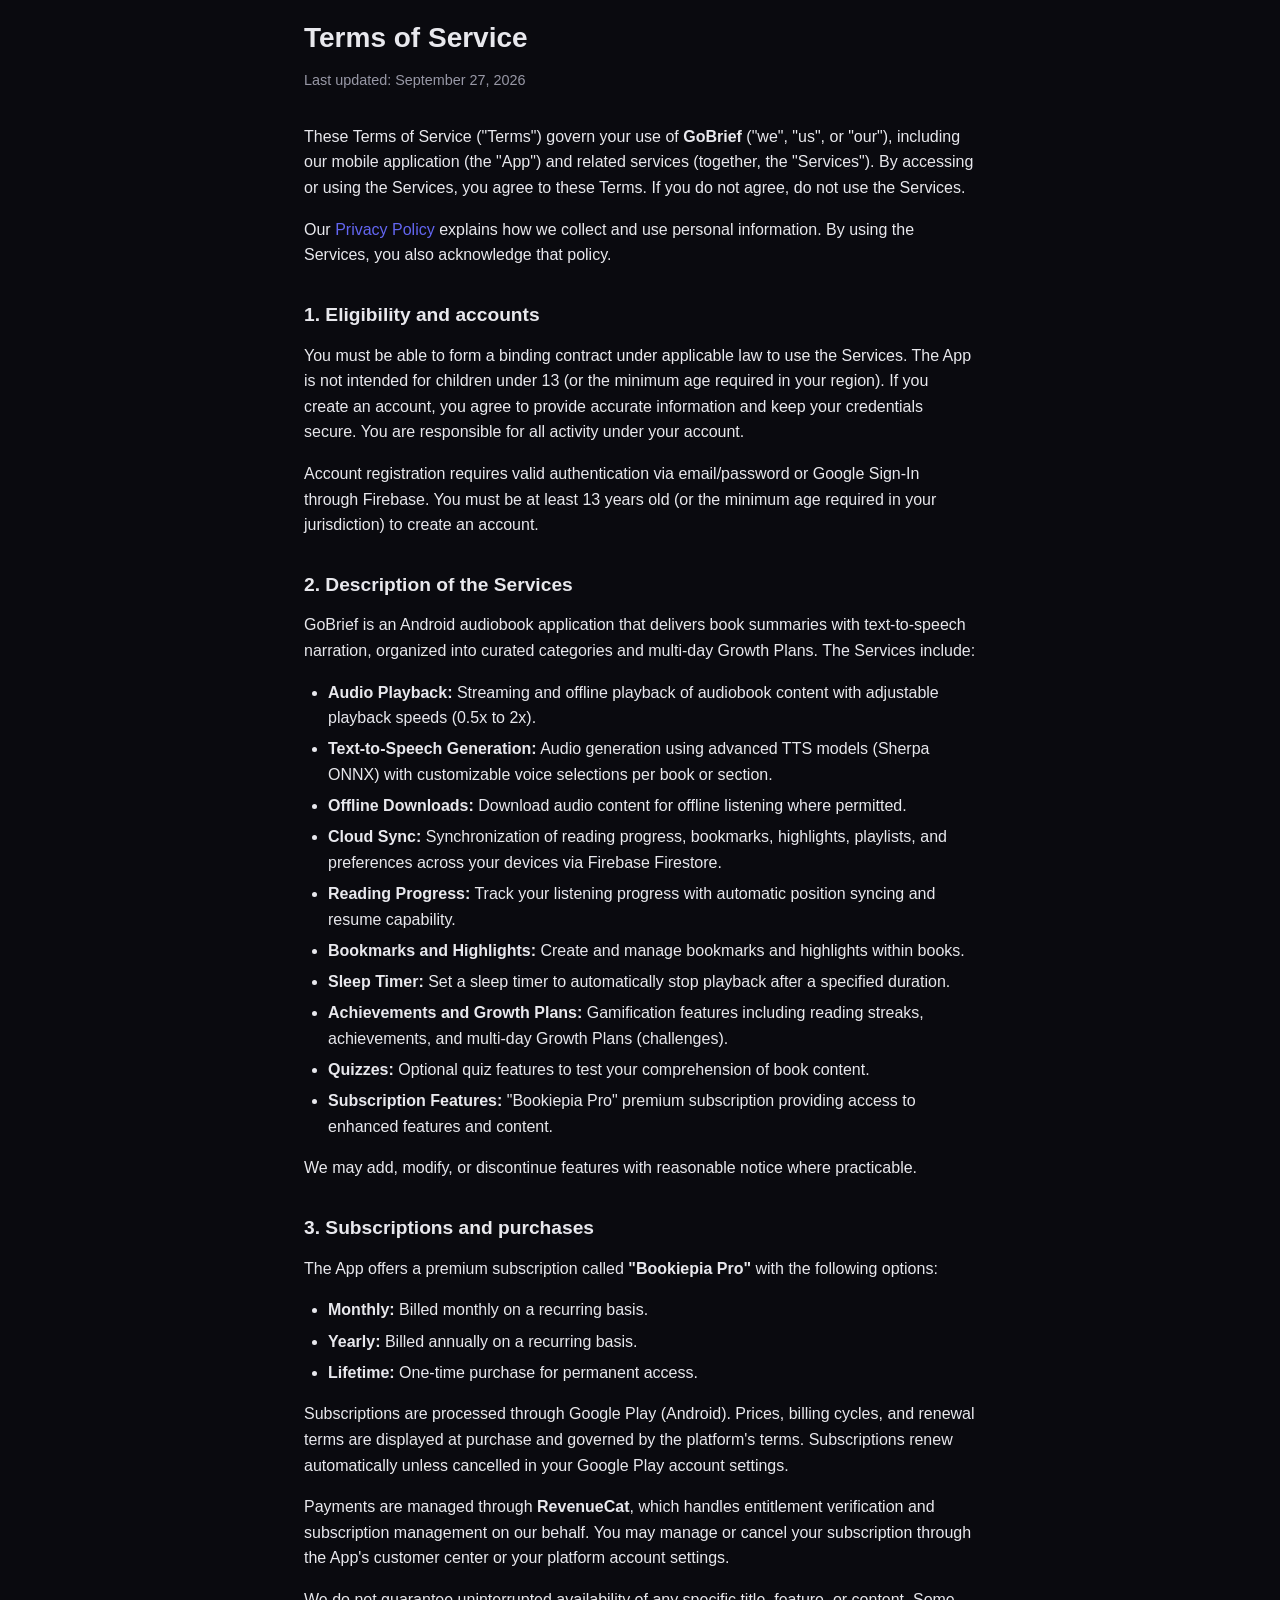
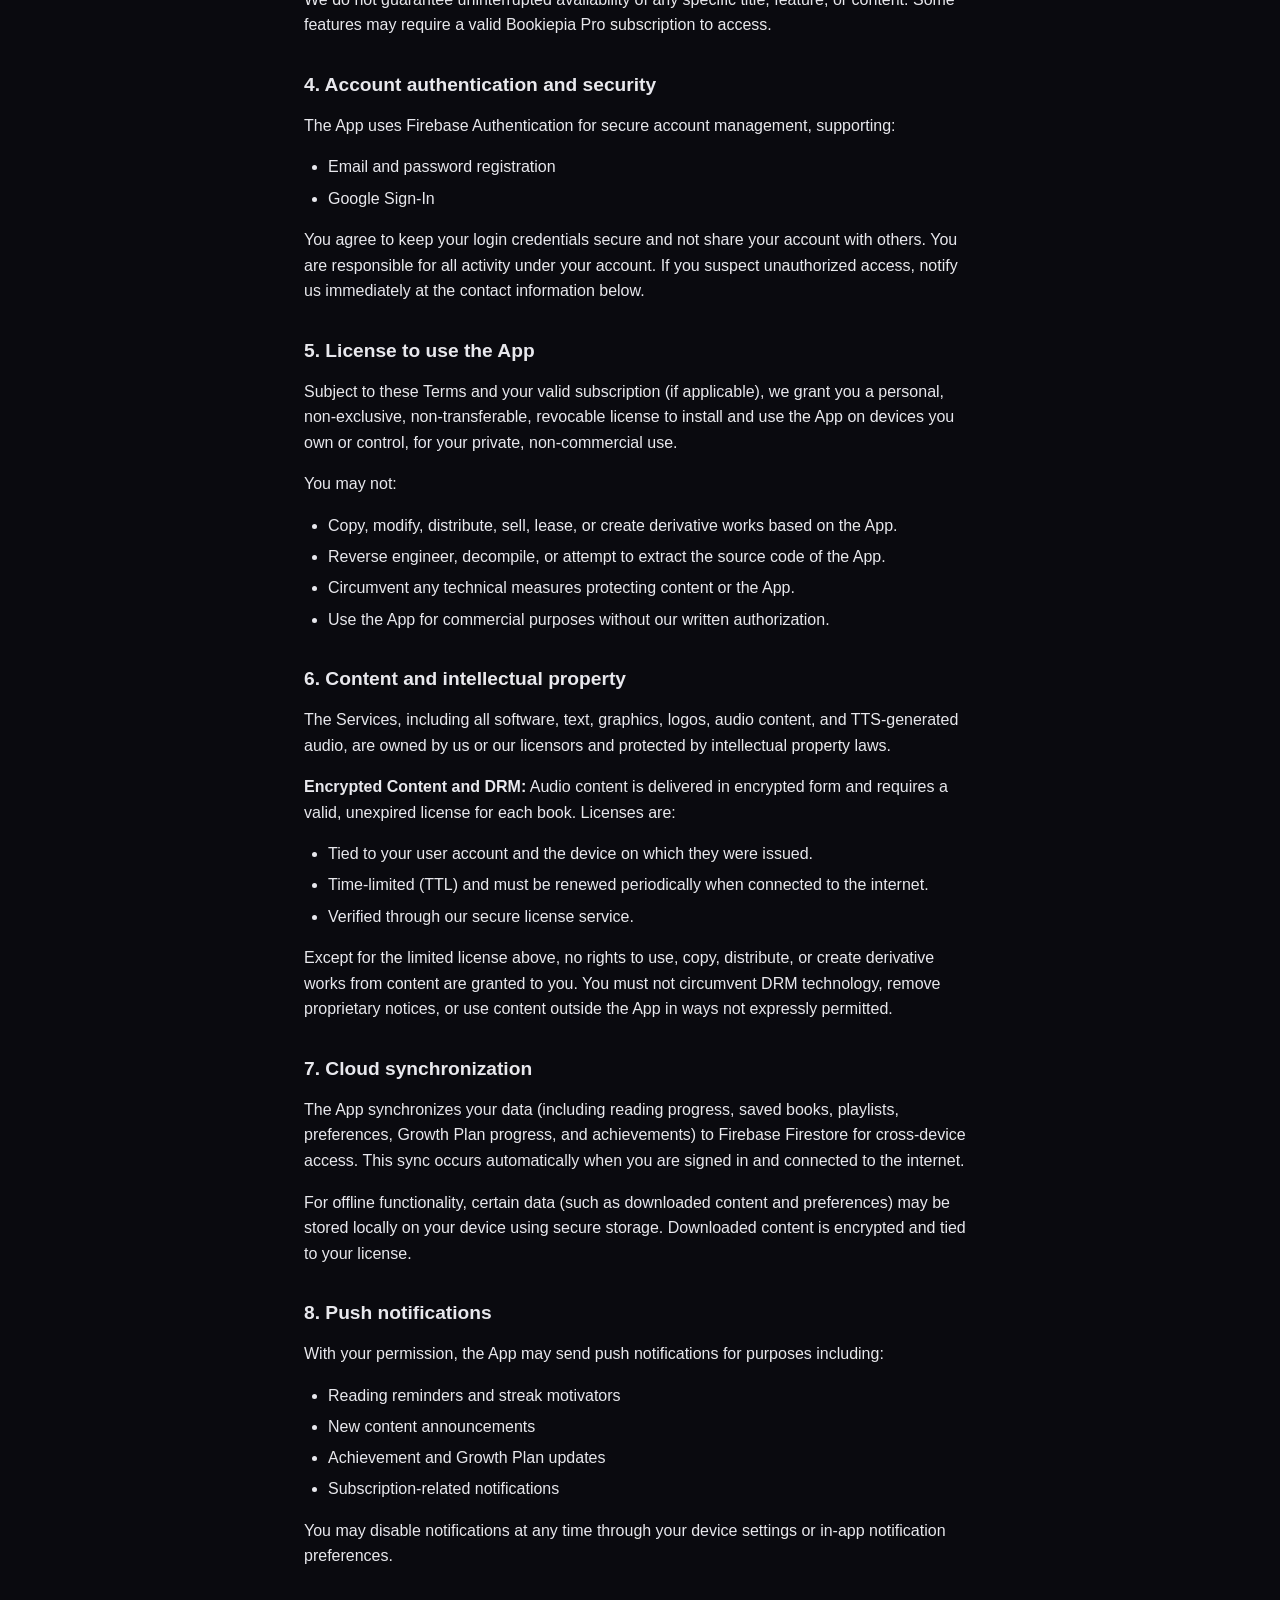
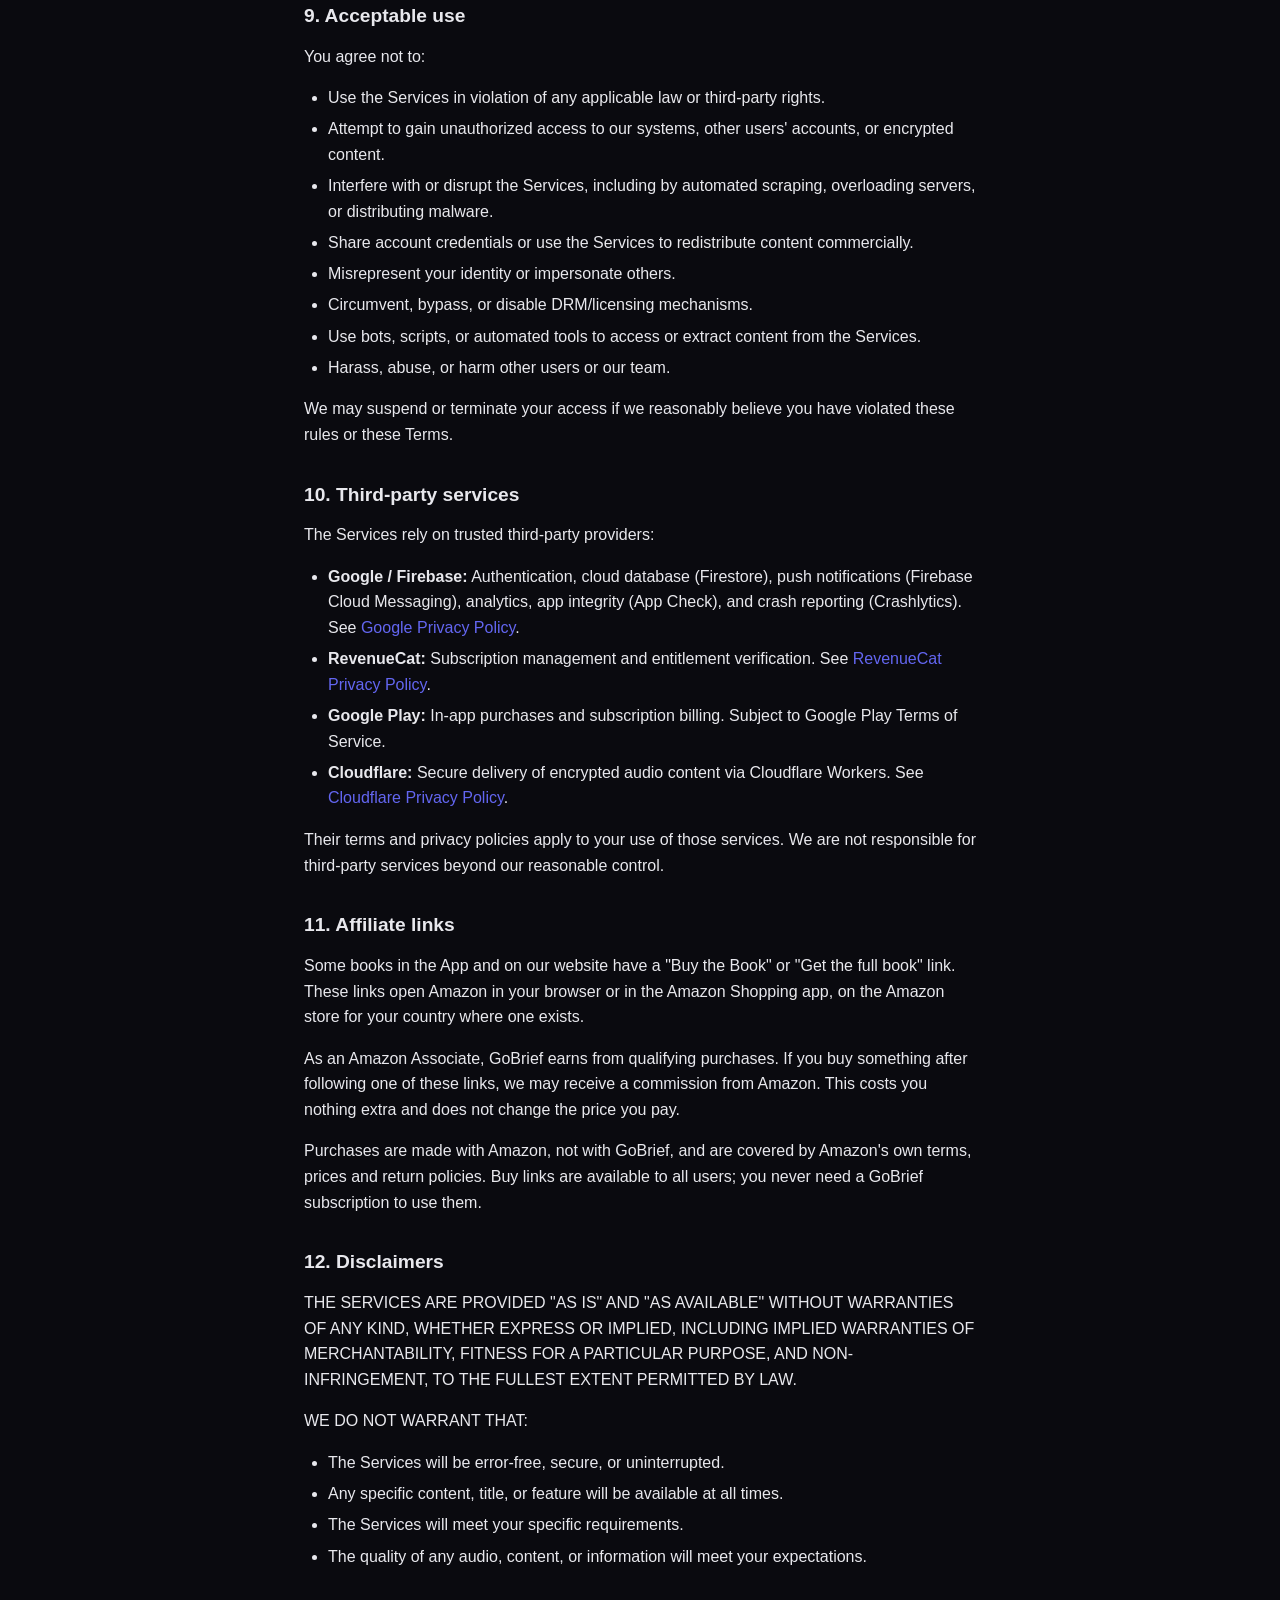
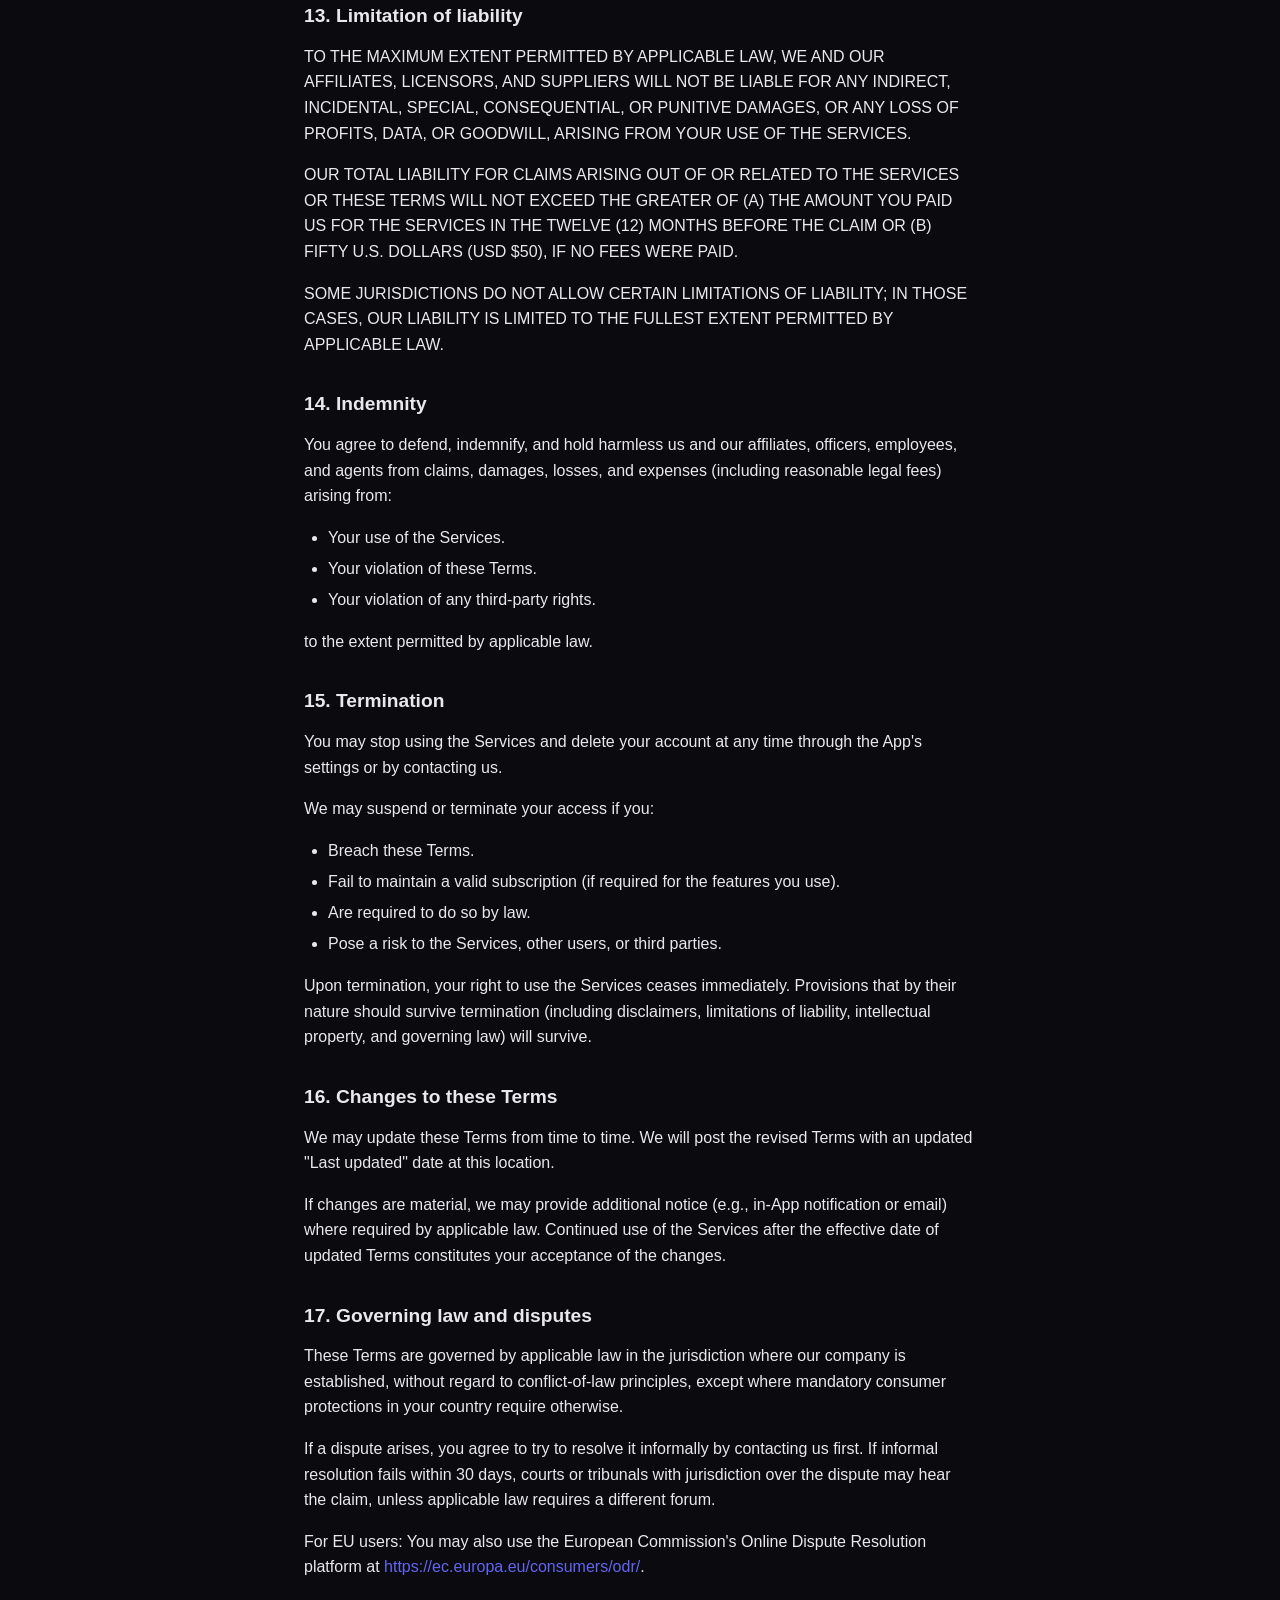
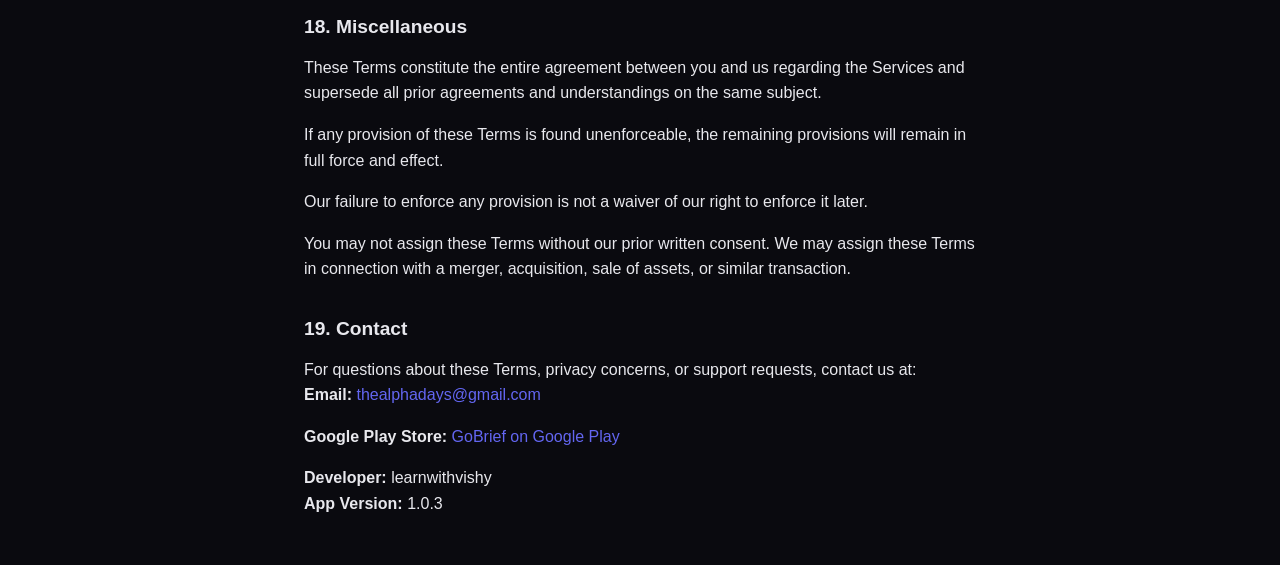
<file: terms-of-service.html>
<!DOCTYPE html>
<html lang="en">
<head>
  <meta charset="UTF-8" />
  <meta name="viewport" content="width=device-width, initial-scale=1.0" />
  <title>Terms of Service – GoBrief</title>
  <style>
    :root {
      --bg: #0a0a0f;
      --surface: #14141c;
      --text: #e8e8ed;
      --text-muted: #9898a6;
      --accent: #6366f1;
      --border: #2a2a35;
    }
    * { box-sizing: border-box; }
    body {
      font-family: -apple-system, BlinkMacSystemFont, 'Segoe UI', Roboto, Oxygen, Ubuntu, sans-serif;
      background: var(--bg);
      color: var(--text);
      line-height: 1.6;
      margin: 0;
      padding: 1rem 1.5rem 2rem;
      max-width: 720px;
      margin-left: auto;
      margin-right: auto;
    }
    h1 {
      font-size: 1.75rem;
      font-weight: 700;
      margin-top: 0;
      margin-bottom: 0.5rem;
    }
    .updated { color: var(--text-muted); font-size: 0.9rem; margin-bottom: 2rem; }
    h2 { font-size: 1.2rem; margin-top: 2rem; margin-bottom: 0.75rem; color: var(--text); }
    p { margin: 0 0 1rem; }
    ul { margin: 0 0 1rem; padding-left: 1.5rem; }
    li { margin-bottom: 0.35rem; }
    a { color: var(--accent); text-decoration: none; }
    a:hover { text-decoration: underline; }
    strong { font-weight: 600; }
  </style>
</head>
<body>
  <h1>Terms of Service</h1>
  <p class="updated">Last updated: September 27, 2026</p>

  <p>
    These Terms of Service ("Terms") govern your use of <strong>GoBrief</strong> ("we", "us", or "our"), including our mobile application (the "App") and related services (together, the "Services"). By accessing or using the Services, you agree to these Terms. If you do not agree, do not use the Services.
  </p>
  <p>
    Our <a href="privacy-policy.html">Privacy Policy</a> explains how we collect and use personal information. By using the Services, you also acknowledge that policy.
  </p>

  <h2>1. Eligibility and accounts</h2>
  <p>
    You must be able to form a binding contract under applicable law to use the Services. The App is not intended for children under 13 (or the minimum age required in your region). If you create an account, you agree to provide accurate information and keep your credentials secure. You are responsible for all activity under your account.
  </p>
  <p>
    Account registration requires valid authentication via email/password or Google Sign-In through Firebase. You must be at least 13 years old (or the minimum age required in your jurisdiction) to create an account.
  </p>

  <h2>2. Description of the Services</h2>
  <p>
    GoBrief is an Android audiobook application that delivers book summaries with text-to-speech narration, organized into curated categories and multi-day Growth Plans. The Services include:
  </p>
  <ul>
    <li><strong>Audio Playback:</strong> Streaming and offline playback of audiobook content with adjustable playback speeds (0.5x to 2x).</li>
    <li><strong>Text-to-Speech Generation:</strong> Audio generation using advanced TTS models (Sherpa ONNX) with customizable voice selections per book or section.</li>
    <li><strong>Offline Downloads:</strong> Download audio content for offline listening where permitted.</li>
    <li><strong>Cloud Sync:</strong> Synchronization of reading progress, bookmarks, highlights, playlists, and preferences across your devices via Firebase Firestore.</li>
    <li><strong>Reading Progress:</strong> Track your listening progress with automatic position syncing and resume capability.</li>
    <li><strong>Bookmarks and Highlights:</strong> Create and manage bookmarks and highlights within books.</li>
    <li><strong>Sleep Timer:</strong> Set a sleep timer to automatically stop playback after a specified duration.</li>
    <li><strong>Achievements and Growth Plans:</strong> Gamification features including reading streaks, achievements, and multi-day Growth Plans (challenges).</li>
    <li><strong>Quizzes:</strong> Optional quiz features to test your comprehension of book content.</li>
    <li><strong>Subscription Features:</strong> "Bookiepia Pro" premium subscription providing access to enhanced features and content.</li>
  </ul>
  <p>
    We may add, modify, or discontinue features with reasonable notice where practicable.
  </p>

  <h2>3. Subscriptions and purchases</h2>
  <p>
    The App offers a premium subscription called <strong>"Bookiepia Pro"</strong> with the following options:
  </p>
  <ul>
    <li><strong>Monthly:</strong> Billed monthly on a recurring basis.</li>
    <li><strong>Yearly:</strong> Billed annually on a recurring basis.</li>
    <li><strong>Lifetime:</strong> One-time purchase for permanent access.</li>
  </ul>
  <p>
    Subscriptions are processed through Google Play (Android). Prices, billing cycles, and renewal terms are displayed at purchase and governed by the platform's terms. Subscriptions renew automatically unless cancelled in your Google Play account settings.
  </p>
  <p>
    Payments are managed through <strong>RevenueCat</strong>, which handles entitlement verification and subscription management on our behalf. You may manage or cancel your subscription through the App's customer center or your platform account settings.
  </p>
  <p>
    We do not guarantee uninterrupted availability of any specific title, feature, or content. Some features may require a valid Bookiepia Pro subscription to access.
  </p>

  <h2>4. Account authentication and security</h2>
  <p>
    The App uses Firebase Authentication for secure account management, supporting:
  </p>
  <ul>
    <li>Email and password registration</li>
    <li>Google Sign-In</li>
  </ul>
  <p>
    You agree to keep your login credentials secure and not share your account with others. You are responsible for all activity under your account. If you suspect unauthorized access, notify us immediately at the contact information below.
  </p>

  <h2>5. License to use the App</h2>
  <p>
    Subject to these Terms and your valid subscription (if applicable), we grant you a personal, non-exclusive, non-transferable, revocable license to install and use the App on devices you own or control, for your private, non-commercial use.
  </p>
  <p>
    You may not:
  </p>
  <ul>
    <li>Copy, modify, distribute, sell, lease, or create derivative works based on the App.</li>
    <li>Reverse engineer, decompile, or attempt to extract the source code of the App.</li>
    <li>Circumvent any technical measures protecting content or the App.</li>
    <li>Use the App for commercial purposes without our written authorization.</li>
  </ul>

  <h2>6. Content and intellectual property</h2>
  <p>
    The Services, including all software, text, graphics, logos, audio content, and TTS-generated audio, are owned by us or our licensors and protected by intellectual property laws.
  </p>
  <p>
    <strong>Encrypted Content and DRM:</strong> Audio content is delivered in encrypted form and requires a valid, unexpired license for each book. Licenses are:
  </p>
  <ul>
    <li>Tied to your user account and the device on which they were issued.</li>
    <li>Time-limited (TTL) and must be renewed periodically when connected to the internet.</li>
    <li>Verified through our secure license service.</li>
  </ul>
  <p>
    Except for the limited license above, no rights to use, copy, distribute, or create derivative works from content are granted to you. You must not circumvent DRM technology, remove proprietary notices, or use content outside the App in ways not expressly permitted.
  </p>

  <h2>7. Cloud synchronization</h2>
  <p>
    The App synchronizes your data (including reading progress, saved books, playlists, preferences, Growth Plan progress, and achievements) to Firebase Firestore for cross-device access. This sync occurs automatically when you are signed in and connected to the internet.
  </p>
  <p>
    For offline functionality, certain data (such as downloaded content and preferences) may be stored locally on your device using secure storage. Downloaded content is encrypted and tied to your license.
  </p>

  <h2>8. Push notifications</h2>
  <p>
    With your permission, the App may send push notifications for purposes including:
  </p>
  <ul>
    <li>Reading reminders and streak motivators</li>
    <li>New content announcements</li>
    <li>Achievement and Growth Plan updates</li>
    <li>Subscription-related notifications</li>
  </ul>
  <p>
    You may disable notifications at any time through your device settings or in-app notification preferences.
  </p>

  <h2>9. Acceptable use</h2>
  <p>You agree not to:</p>
  <ul>
    <li>Use the Services in violation of any applicable law or third-party rights.</li>
    <li>Attempt to gain unauthorized access to our systems, other users' accounts, or encrypted content.</li>
    <li>Interfere with or disrupt the Services, including by automated scraping, overloading servers, or distributing malware.</li>
    <li>Share account credentials or use the Services to redistribute content commercially.</li>
    <li>Misrepresent your identity or impersonate others.</li>
    <li>Circumvent, bypass, or disable DRM/licensing mechanisms.</li>
    <li>Use bots, scripts, or automated tools to access or extract content from the Services.</li>
    <li>Harass, abuse, or harm other users or our team.</li>
  </ul>
  <p>We may suspend or terminate your access if we reasonably believe you have violated these rules or these Terms.</p>

  <h2>10. Third-party services</h2>
  <p>
    The Services rely on trusted third-party providers:
  </p>
  <ul>
    <li><strong>Google / Firebase:</strong> Authentication, cloud database (Firestore), push notifications (Firebase Cloud Messaging), analytics, app integrity (App Check), and crash reporting (Crashlytics). See <a href="https://policies.google.com/privacy" target="_blank" rel="noopener">Google Privacy Policy</a>.</li>
    <li><strong>RevenueCat:</strong> Subscription management and entitlement verification. See <a href="https://www.revenuecat.com/privacy" target="_blank" rel="noopener">RevenueCat Privacy Policy</a>.</li>
    <li><strong>Google Play:</strong> In-app purchases and subscription billing. Subject to Google Play Terms of Service.</li>
    <li><strong>Cloudflare:</strong> Secure delivery of encrypted audio content via Cloudflare Workers. See <a href="https://www.cloudflare.com/privacypolicy/" target="_blank" rel="noopener">Cloudflare Privacy Policy</a>.</li>
  </ul>
  <p>
    Their terms and privacy policies apply to your use of those services. We are not responsible for third-party services beyond our reasonable control.
  </p>

  <h2>11. Affiliate links</h2>
  <p>
    Some books in the App and on our website have a "Buy the Book" or "Get the full book" link. These links open Amazon in your browser or in the Amazon Shopping app, on the Amazon store for your country where one exists.
  </p>
  <p>
    As an Amazon Associate, GoBrief earns from qualifying purchases. If you buy something after following one of these links, we may receive a commission from Amazon. This costs you nothing extra and does not change the price you pay.
  </p>
  <p>
    Purchases are made with Amazon, not with GoBrief, and are covered by Amazon's own terms, prices and return policies. Buy links are available to all users; you never need a GoBrief subscription to use them.
  </p>

  <h2>12. Disclaimers</h2>
  <p>
    THE SERVICES ARE PROVIDED "AS IS" AND "AS AVAILABLE" WITHOUT WARRANTIES OF ANY KIND, WHETHER EXPRESS OR IMPLIED, INCLUDING IMPLIED WARRANTIES OF MERCHANTABILITY, FITNESS FOR A PARTICULAR PURPOSE, AND NON-INFRINGEMENT, TO THE FULLEST EXTENT PERMITTED BY LAW.
  </p>
  <p>
    WE DO NOT WARRANT THAT:
  </p>
  <ul>
    <li>The Services will be error-free, secure, or uninterrupted.</li>
    <li>Any specific content, title, or feature will be available at all times.</li>
    <li>The Services will meet your specific requirements.</li>
    <li>The quality of any audio, content, or information will meet your expectations.</li>
  </ul>

  <h2>13. Limitation of liability</h2>
  <p>
    TO THE MAXIMUM EXTENT PERMITTED BY APPLICABLE LAW, WE AND OUR AFFILIATES, LICENSORS, AND SUPPLIERS WILL NOT BE LIABLE FOR ANY INDIRECT, INCIDENTAL, SPECIAL, CONSEQUENTIAL, OR PUNITIVE DAMAGES, OR ANY LOSS OF PROFITS, DATA, OR GOODWILL, ARISING FROM YOUR USE OF THE SERVICES.
  </p>
  <p>
    OUR TOTAL LIABILITY FOR CLAIMS ARISING OUT OF OR RELATED TO THE SERVICES OR THESE TERMS WILL NOT EXCEED THE GREATER OF (A) THE AMOUNT YOU PAID US FOR THE SERVICES IN THE TWELVE (12) MONTHS BEFORE THE CLAIM OR (B) FIFTY U.S. DOLLARS (USD $50), IF NO FEES WERE PAID.
  </p>
  <p>
    SOME JURISDICTIONS DO NOT ALLOW CERTAIN LIMITATIONS OF LIABILITY; IN THOSE CASES, OUR LIABILITY IS LIMITED TO THE FULLEST EXTENT PERMITTED BY APPLICABLE LAW.
  </p>

  <h2>14. Indemnity</h2>
  <p>
    You agree to defend, indemnify, and hold harmless us and our affiliates, officers, employees, and agents from claims, damages, losses, and expenses (including reasonable legal fees) arising from:
  </p>
  <ul>
    <li>Your use of the Services.</li>
    <li>Your violation of these Terms.</li>
    <li>Your violation of any third-party rights.</li>
  </ul>
  <p>
    to the extent permitted by applicable law.
  </p>

  <h2>15. Termination</h2>
  <p>
    You may stop using the Services and delete your account at any time through the App's settings or by contacting us.
  </p>
  <p>
    We may suspend or terminate your access if you:
  </p>
  <ul>
    <li>Breach these Terms.</li>
    <li>Fail to maintain a valid subscription (if required for the features you use).</li>
    <li>Are required to do so by law.</li>
    <li>Pose a risk to the Services, other users, or third parties.</li>
  </ul>
  <p>
    Upon termination, your right to use the Services ceases immediately. Provisions that by their nature should survive termination (including disclaimers, limitations of liability, intellectual property, and governing law) will survive.
  </p>

  <h2>16. Changes to these Terms</h2>
  <p>
    We may update these Terms from time to time. We will post the revised Terms with an updated "Last updated" date at this location.
  </p>
  <p>
    If changes are material, we may provide additional notice (e.g., in-App notification or email) where required by applicable law. Continued use of the Services after the effective date of updated Terms constitutes your acceptance of the changes.
  </p>

  <h2>17. Governing law and disputes</h2>
  <p>
    These Terms are governed by applicable law in the jurisdiction where our company is established, without regard to conflict-of-law principles, except where mandatory consumer protections in your country require otherwise.
  </p>
  <p>
    If a dispute arises, you agree to try to resolve it informally by contacting us first. If informal resolution fails within 30 days, courts or tribunals with jurisdiction over the dispute may hear the claim, unless applicable law requires a different forum.
  </p>
  <p>
    For EU users: You may also use the European Commission's Online Dispute Resolution platform at <a href="https://ec.europa.eu/consumers/odr/" target="_blank" rel="noopener">https://ec.europa.eu/consumers/odr/</a>.
  </p>

  <h2>18. Miscellaneous</h2>
  <p>
    These Terms constitute the entire agreement between you and us regarding the Services and supersede all prior agreements and understandings on the same subject.
  </p>
  <p>
    If any provision of these Terms is found unenforceable, the remaining provisions will remain in full force and effect.
  </p>
  <p>
    Our failure to enforce any provision is not a waiver of our right to enforce it later.
  </p>
  <p>
    You may not assign these Terms without our prior written consent. We may assign these Terms in connection with a merger, acquisition, sale of assets, or similar transaction.
  </p>

  <h2>19. Contact</h2>
  <p>
    For questions about these Terms, privacy concerns, or support requests, contact us at:<br />
    <strong>Email:</strong> <a href="mailto:thealphadays@gmail.com">thealphadays@gmail.com</a>
  </p>
  <p>
    <strong>Google Play Store:</strong> <a href="https://play.google.com/store/apps/details?id=com.bookiepia.app" target="_blank" rel="noopener">GoBrief on Google Play</a>
  </p>
  <p>
    <strong>Developer:</strong> learnwithvishy<br />
    <strong>App Version:</strong> 1.0.3
  </p>
</body>
</html>
</file>
<file: assets/css/style.css>
/* ============================================================
   GoBrief — public site
   Dark, gradient-glow aesthetic with scroll-driven motion.
   ============================================================ */

/* ---------- Fonts (self-hosted, variable) ---------- */
@font-face {
  font-family: "Sora";
  src: url("../fonts/sora-var-latin.woff2") format("woff2");
  font-weight: 100 900;
  font-style: normal;
  font-display: swap;
}
@font-face {
  font-family: "Inter";
  src: url("../fonts/inter-var-latin.woff2") format("woff2");
  font-weight: 100 900;
  font-style: normal;
  font-display: swap;
}

/* ---------- Tokens ---------- */
:root {
  --bg: #07080d;
  --bg-2: #0b0d15;
  --surface: rgba(255, 255, 255, 0.04);
  --surface-2: rgba(255, 255, 255, 0.07);
  --line: rgba(255, 255, 255, 0.09);
  --text: #f4f5fa;
  --muted: rgba(226, 230, 246, 0.64);
  --faint: rgba(226, 230, 246, 0.4);
  --g1: #6366f1;
  --g2: #a855f7;
  --g3: #ec4899;
  --grad: linear-gradient(100deg, var(--g1), var(--g2) 55%, var(--g3));
  --ok: #34d399;
  --bad: #f87171;
  --radius: 20px;
  --font-display: "Sora", "Inter", system-ui, sans-serif;
  --font-body: "Inter", system-ui, -apple-system, sans-serif;
  --header-h: 72px;
  --container: 1200px;
}

/* ---------- Reset / base ---------- */
*, *::before, *::after { box-sizing: border-box; }
html { scroll-behavior: smooth; }
html.lenis { height: auto; scroll-behavior: auto; }
.lenis.lenis-smooth { scroll-behavior: auto !important; }
body {
  margin: 0;
  background: var(--bg);
  color: var(--text);
  font-family: var(--font-body);
  font-size: 17px;
  line-height: 1.65;
  -webkit-font-smoothing: antialiased;
  overflow-x: hidden;
}
img, svg { display: block; max-width: 100%; }
a { color: inherit; text-decoration: none; }
button { font: inherit; color: inherit; background: none; border: 0; cursor: pointer; }
h1, h2, h3, h4 { font-family: var(--font-display); line-height: 1.12; margin: 0; letter-spacing: -0.02em; }
p { margin: 0; }
::selection { background: rgba(168, 85, 247, 0.45); color: #fff; }
::-webkit-scrollbar { width: 10px; height: 10px; }
::-webkit-scrollbar-thumb { background: rgba(255,255,255,.14); border-radius: 8px; border: 2px solid var(--bg); }
::-webkit-scrollbar-track { background: var(--bg); }

[hidden] { display: none !important; }

/* Native anchor jumps (no-JS, reduced motion) land below the fixed header */
[id] { scroll-margin-top: calc(var(--header-h) + 10px); }

.container { width: min(var(--container), 92vw); margin-inline: auto; }
.container--narrow { width: min(820px, 92vw); }
.center { text-align: center; }
.section { padding: clamp(90px, 12vh, 150px) 0; position: relative; }

/* gradient em */
h1 em, h2 em {
  font-style: normal;
  background: var(--grad);
  -webkit-background-clip: text;
  background-clip: text;
  -webkit-text-fill-color: transparent;
  color: transparent;
}

/* ---------- Reveal states (only when JS animates) ---------- */
body.gb-anim [data-reveal] { opacity: 0; transform: translateY(30px); }
body.gb-anim .line-mask .line { transform: translateY(112%); }
body.gb-anim [data-hero-fade] { opacity: 0; transform: translateY(18px); }

/* ---------- Progress bar ---------- */
.progress-bar {
  position: fixed; inset: 0 auto auto 0; z-index: 120;
  height: 3px; width: 100%;
  background: var(--grad);
  transform-origin: 0 50%;
  transform: scaleX(0);
}

/* ---------- Header ---------- */
.site-header {
  position: fixed; top: 0; left: 0; right: 0; z-index: 100;
  transition: transform 0.45s cubic-bezier(.22,1,.36,1), background 0.3s, border-color 0.3s;
  border-bottom: 1px solid transparent;
}
.site-header.is-scrolled {
  background: rgba(7, 8, 13, 0.72);
  -webkit-backdrop-filter: blur(18px);
  backdrop-filter: blur(18px);
  border-bottom-color: var(--line);
}
.site-header.is-hidden { transform: translateY(-100%); }
.header-inner {
  width: min(var(--container), 94vw); margin-inline: auto;
  height: var(--header-h);
  display: flex; align-items: center; gap: 28px;
}
.brand { display: inline-flex; align-items: center; gap: 10px; font-family: var(--font-display); font-weight: 700; font-size: 20px; letter-spacing: -0.02em; }
.brand__mark { display: grid; place-items: center; filter: drop-shadow(0 4px 14px rgba(168,85,247,.45)); }
.brand__mark img { display: block; border-radius: 8px; }
.main-nav { display: flex; gap: 26px; margin-inline: auto; }
.main-nav a { font-size: 14.5px; color: var(--muted); font-weight: 500; transition: color .2s; position: relative; }
.main-nav a::after {
  content: ""; position: absolute; left: 0; bottom: -6px; height: 2px; width: 100%;
  background: var(--grad); border-radius: 2px; transform: scaleX(0); transform-origin: left;
  transition: transform .3s cubic-bezier(.22,1,.36,1);
}
.main-nav a:hover { color: var(--text); }
.main-nav a:hover::after { transform: scaleX(1); }
.header-actions { display: flex; gap: 10px; align-items: center; }

.nav-toggle { display: none; width: 42px; height: 42px; position: relative; z-index: 130; }
.nav-toggle span {
  position: absolute; left: 10px; right: 10px; height: 2px; background: var(--text);
  border-radius: 2px; transition: transform .3s, top .3s;
}
.nav-toggle span:nth-child(1) { top: 17px; }
.nav-toggle span:nth-child(2) { top: 25px; }
.nav-toggle.is-open span:nth-child(1) { top: 21px; transform: rotate(45deg); }
.nav-toggle.is-open span:nth-child(2) { top: 21px; transform: rotate(-45deg); }

.mobile-menu {
  position: fixed; inset: 0; z-index: 110;
  background: rgba(7, 8, 13, 0.96);
  -webkit-backdrop-filter: blur(20px); backdrop-filter: blur(20px);
  display: grid; place-items: center;
}
.mobile-menu nav { display: grid; gap: 8px; text-align: center; }
.mobile-menu a {
  font-family: var(--font-display); font-size: clamp(28px, 7vw, 40px); font-weight: 700;
  padding: 6px 20px; color: var(--text);
}
.mobile-menu a:hover { background: var(--grad); -webkit-background-clip: text; background-clip: text; -webkit-text-fill-color: transparent; }
.mobile-menu__explore { font-size: 18px !important; color: var(--muted) !important; margin-top: 18px; }

/* ---------- Buttons ---------- */
.btn {
  display: inline-flex; align-items: center; justify-content: center; gap: 8px;
  border-radius: 999px; font-weight: 600; font-size: 15px;
  padding: 13px 26px; white-space: nowrap;
  transition: transform .25s cubic-bezier(.22,1,.36,1), box-shadow .25s, background .25s, border-color .25s;
  will-change: transform;
}
.btn--sm { padding: 9px 18px; font-size: 13.5px; }
.btn--lg { padding: 16px 32px; font-size: 16px; }
.btn--primary {
  background: var(--grad); color: #fff;
  box-shadow: 0 10px 32px -10px rgba(168, 85, 247, 0.65);
}
.btn--primary:hover { transform: translateY(-2px) scale(1.02); box-shadow: 0 16px 40px -10px rgba(168, 85, 247, 0.8); }
.btn--ghost { border: 1px solid var(--line); background: var(--surface); color: var(--text); }
.btn--ghost:hover { border-color: rgba(255,255,255,.25); background: var(--surface-2); transform: translateY(-2px); }

/* ---------- Aurora background ---------- */
.aurora { position: absolute; inset: 0; overflow: hidden; pointer-events: none; }
.aurora__blob {
  position: absolute; width: 46vw; height: 46vw; min-width: 420px; min-height: 420px;
  border-radius: 50%; filter: blur(110px); opacity: 0.5;
}
.aurora__blob--1 { top: -18%; left: -8%; background: #3b2ea3; animation: drift1 16s ease-in-out infinite alternate; }
.aurora__blob--2 { top: 0%; right: -14%; background: #6b21a8; animation: drift2 20s ease-in-out infinite alternate; }
.aurora__blob--3 { bottom: -30%; left: 28%; background: #9d174d; opacity: .38; animation: drift1 24s ease-in-out infinite alternate-reverse; }
@keyframes drift1 { to { transform: translate(8vw, 6vh) scale(1.15); } }
@keyframes drift2 { to { transform: translate(-6vw, 10vh) scale(0.9); } }
.aurora__grid {
  position: absolute; inset: 0;
  background-image:
    linear-gradient(rgba(255,255,255,.05) 1px, transparent 1px),
    linear-gradient(90deg, rgba(255,255,255,.05) 1px, transparent 1px);
  background-size: 72px 72px;
  -webkit-mask-image: radial-gradient(ellipse 90% 70% at 50% 30%, #000 25%, transparent 75%);
  mask-image: radial-gradient(ellipse 90% 70% at 50% 30%, #000 25%, transparent 75%);
}

/* ---------- Hero ---------- */
.hero {
  position: relative; min-height: 100svh;
  display: flex; flex-direction: column; justify-content: center;
  padding: calc(var(--header-h) + 40px) 0 80px;
  overflow: hidden;
}
.hero-inner {
  width: min(var(--container), 92vw); margin-inline: auto;
  display: grid; grid-template-columns: 1.05fr 0.95fr; align-items: center; gap: 40px;
  position: relative; z-index: 2;
}
.hero-eyebrow {
  display: inline-flex; align-items: center; gap: 10px;
  font-size: 13.5px; font-weight: 600; letter-spacing: 0.08em; text-transform: uppercase;
  color: var(--muted);
  border: 1px solid var(--line); border-radius: 999px; padding: 8px 16px;
  background: var(--surface);
  margin: 0 0 26px;
}
.hero-eyebrow .dot { width: 8px; height: 8px; border-radius: 50%; background: var(--grad); box-shadow: 0 0 12px rgba(168,85,247,.9); }
.hero-title { font-size: clamp(42px, 5.4vw, 76px); font-weight: 800; }
.line-mask { display: block; overflow: hidden; padding-bottom: 0.08em; margin-bottom: -0.08em; }
.line-mask .line { display: block; }
.hero-sub { margin: 26px 0 34px; max-width: 54ch; color: var(--muted); font-size: clamp(16px, 1.4vw, 19px); }
.hero-actions { display: flex; gap: 14px; flex-wrap: wrap; }
.hero-meta { display: flex; gap: 16px; align-items: center; margin-top: 34px; color: var(--faint); font-size: 14px; flex-wrap: wrap; }
.hero-meta strong { color: var(--text); font-family: var(--font-display); font-weight: 700; }
.hero-meta .sep { width: 4px; height: 4px; background: var(--faint); border-radius: 50%; }

/* Hero stage: phone + floaters */
.hero-stage { position: relative; height: 640px; }
.phone {
  position: absolute; left: 50%; top: 50%;
  width: 300px; height: 620px;
  transform: translate(-50%, -50%) rotate(2deg);
  border-radius: 44px;
  background: #101321;
  border: 1px solid rgba(255,255,255,.14);
  box-shadow:
    0 0 0 10px #05060a,
    0 0 0 11px rgba(255,255,255,.08),
    0 60px 120px -30px rgba(0,0,0,.8),
    0 0 90px -20px rgba(124, 58, 237, 0.35);
  z-index: 3;
}
.phone__notch {
  position: absolute; top: 12px; left: 50%; transform: translateX(-50%);
  width: 96px; height: 24px; border-radius: 999px; background: #05060a; z-index: 2;
}
.phone__screen {
  position: absolute; inset: 8px; border-radius: 37px; overflow: hidden;
  background: linear-gradient(180deg, #0d101c 0%, #0a0c14 100%);
  padding: 52px 16px 0; display: flex; flex-direction: column; gap: 12px;
}
.app-topbar { display: flex; justify-content: space-between; align-items: center; }
.app-greet { font-family: var(--font-display); font-weight: 700; font-size: 16px; }
.app-greet-sub { font-size: 11px; color: var(--faint); }
.app-streak {
  font-size: 12px; font-weight: 700; padding: 6px 10px; border-radius: 999px;
  background: rgba(249, 115, 22, 0.15); border: 1px solid rgba(249, 115, 22, 0.35);
}
.app-card {
  background: rgba(255,255,255,.05); border: 1px solid rgba(255,255,255,.08);
  border-radius: 16px; padding: 12px;
}
.app-continue { display: flex; gap: 12px; align-items: center; }
.app-continue__cover .gb-cover { width: 52px; border-radius: 6px; }
.app-continue__info { flex: 1; min-width: 0; }
.app-label { font-size: 9.5px; letter-spacing: .12em; text-transform: uppercase; color: var(--faint); }
.app-continue__title { font-weight: 700; font-size: 13.5px; white-space: nowrap; overflow: hidden; text-overflow: ellipsis; }
.app-progress { height: 4px; border-radius: 4px; background: rgba(255,255,255,.12); margin: 8px 0 4px; overflow: hidden; }
.app-progress span { display: block; height: 100%; background: var(--grad); border-radius: 4px; }
.app-continue__time { font-size: 10px; color: var(--faint); }
.app-row-label { font-size: 11px; font-weight: 700; letter-spacing: .1em; text-transform: uppercase; color: var(--muted); margin-top: 2px; }
.app-shelf { display: flex; gap: 10px; overflow: hidden; }
.app-shelf .gb-cover { width: 64px; border-radius: 7px; flex: none; }
.app-challenge { display: flex; gap: 10px; align-items: center; }
.app-challenge__ico { font-size: 20px; }
.app-challenge__title { font-weight: 700; font-size: 13px; }
.app-challenge__sub { font-size: 11px; color: var(--faint); }
.app-miniplayer {
  margin-top: auto; display: flex; align-items: center; gap: 10px;
  background: rgba(255,255,255,.07); border: 1px solid rgba(255,255,255,.1);
  border-radius: 14px; padding: 8px 12px;
}
.app-miniplayer__cover .gb-cover, .app-miniplayer__cover.gb-cover { width: 34px; border-radius: 5px; }
.app-miniplayer__meta { flex: 1; min-width: 0; }
.app-miniplayer__meta p { font-size: 12px; font-weight: 600; white-space: nowrap; overflow: hidden; text-overflow: ellipsis; }
.app-eq { display: flex; gap: 2.5px; align-items: flex-end; height: 10px; margin-top: 3px; }
.app-eq i { width: 3px; background: var(--g2); border-radius: 2px; animation: eq 0.9s ease-in-out infinite alternate; }
.app-eq i:nth-child(1) { height: 45%; animation-delay: 0s; }
.app-eq i:nth-child(2) { height: 90%; animation-delay: .15s; }
.app-eq i:nth-child(3) { height: 60%; animation-delay: .3s; }
.app-eq i:nth-child(4) { height: 100%; animation-delay: .45s; }
@keyframes eq { from { transform: scaleY(0.4); } to { transform: scaleY(1); } }
.app-miniplayer__btn {
  width: 30px; height: 30px; border-radius: 50%; background: var(--grad);
  display: grid; place-items: center; font-size: 11px; flex: none;
}
.app-tabbar {
  display: flex; justify-content: space-around; padding: 12px 0 18px;
  font-size: 10.5px; color: var(--faint); border-top: 1px solid rgba(255,255,255,.07);
}
.app-tabbar .is-active { color: var(--text); font-weight: 700; }

.float-card {
  position: absolute; z-index: 4; border-radius: 12px;
  filter: drop-shadow(0 24px 48px rgba(0,0,0,.55));
}
.float-card .gb-cover { width: 110px; border-radius: 10px; border: 1px solid rgba(255,255,255,.14); }
.float-card--1 { top: 4%; left: 0%; transform: rotate(-8deg); }
.float-card--2 { bottom: 10%; left: 4%; transform: rotate(6deg); }
.float-card--3 { top: 14%; right: 0%; transform: rotate(9deg); }
.float-chip {
  position: absolute; z-index: 5;
  background: rgba(13, 15, 24, 0.85); border: 1px solid var(--line);
  -webkit-backdrop-filter: blur(10px); backdrop-filter: blur(10px);
  padding: 10px 16px; border-radius: 999px; font-size: 13px; font-weight: 600;
  box-shadow: 0 16px 40px -12px rgba(0,0,0,.6);
}
.float-chip--1 { bottom: 26%; right: 2%; }
.float-chip--2 { top: 42%; left: -4%; }

.scroll-hint {
  position: absolute; bottom: 26px; left: 50%; transform: translateX(-50%);
  display: flex; flex-direction: column; align-items: center; gap: 8px;
  font-size: 11px; letter-spacing: .22em; text-transform: uppercase; color: var(--faint);
  z-index: 2;
}
.scroll-hint span { width: 1px; height: 44px; background: linear-gradient(var(--faint), transparent); display: block; animation: hint 1.8s ease-in-out infinite; }
@keyframes hint { 0% { transform: scaleY(0); transform-origin: top; } 45% { transform: scaleY(1); transform-origin: top; } 55% { transform: scaleY(1); transform-origin: bottom; } 100% { transform: scaleY(0); transform-origin: bottom; } }

/* ---------- Stats ---------- */
.stats { border-block: 1px solid var(--line); background: var(--bg-2); padding: 56px 0; }
.stats-grid { display: grid; grid-template-columns: repeat(5, 1fr); gap: 24px; text-align: center; }
.stat strong { display: block; font-family: var(--font-display); font-size: clamp(30px, 3.4vw, 46px); font-weight: 800; letter-spacing: -0.03em; }
.stat strong i { font-style: normal; background: var(--grad); -webkit-background-clip: text; background-clip: text; -webkit-text-fill-color: transparent; }
.stat > span:last-child { font-size: 13.5px; color: var(--muted); letter-spacing: .04em; }

/* ---------- Section heads ---------- */
.section-head { max-width: 720px; margin: 0 auto 64px; text-align: center; }
.section-head--row { max-width: none; display: flex; justify-content: space-between; align-items: flex-end; gap: 40px; text-align: left; }
.section-head--row .section-sub { max-width: 40ch; margin: 0; }
.kicker {
  display: inline-block; font-size: 12.5px; font-weight: 700; letter-spacing: .14em;
  text-transform: uppercase; margin-bottom: 16px;
  background: var(--grad); -webkit-background-clip: text; background-clip: text; -webkit-text-fill-color: transparent;
}
.section-head h2, .quiz-copy h2 { font-size: clamp(32px, 4vw, 54px); font-weight: 800; }
.section-sub { color: var(--muted); margin-top: 18px; font-size: 17px; }

/* ---------- Bento features ---------- */
.bento { display: grid; grid-template-columns: repeat(3, 1fr); gap: 18px; }
.bento-card {
  position: relative; overflow: hidden;
  background: var(--surface); border: 1px solid var(--line); border-radius: var(--radius);
  padding: 30px 28px;
  transition: transform .35s cubic-bezier(.22,1,.36,1), border-color .35s, background .35s;
}
.bento-card:hover { transform: translateY(-6px); border-color: rgba(168, 85, 247, 0.45); background: var(--surface-2); }
.bento-card::before {
  content: ""; position: absolute; inset: 0; opacity: 0; transition: opacity .4s; pointer-events: none;
  background: radial-gradient(420px circle at var(--mx, 50%) var(--my, 0%), rgba(168,85,247,.14), transparent 65%);
}
.bento-card:hover::before { opacity: 1; }
.bento-card h3 { font-size: 20px; font-weight: 700; margin: 14px 0 10px; }
.bento-card p { color: var(--muted); font-size: 15px; }
.bento-ico {
  display: inline-grid; place-items: center; width: 46px; height: 46px; font-size: 21px;
  background: var(--surface-2); border: 1px solid var(--line); border-radius: 14px;
}
.bento-card--player { grid-row: span 2; display: flex; flex-direction: column; justify-content: flex-end; }
.bento-card--wide { grid-column: span 2; }

.player-ui {
  background: rgba(10, 12, 20, 0.8); border: 1px solid var(--line); border-radius: 18px;
  padding: 22px; margin-bottom: 22px; text-align: center; position: relative;
}
.player-ui__cover { display: flex; justify-content: center; margin-bottom: 14px; }
.player-ui__cover .gb-cover { width: 120px; border-radius: 10px; box-shadow: 0 20px 44px -16px rgba(0,0,0,.7); }
.player-ui__title { font-weight: 700; font-size: 15px; }
.player-ui__author { color: var(--faint); font-size: 12.5px; margin-bottom: 14px; }
.player-ui__bar { height: 4px; background: rgba(255,255,255,.12); border-radius: 4px; overflow: hidden; }
.player-ui__bar span { display: block; height: 100%; width: 35%; background: var(--grad); border-radius: 4px; }
.player-ui__times { display: flex; justify-content: space-between; font-size: 10.5px; color: var(--faint); margin-top: 6px; }
.player-ui__controls { display: flex; justify-content: center; align-items: center; gap: 22px; margin-top: 14px; font-size: 13px; color: var(--muted); }
.player-ui__controls .play {
  width: 46px; height: 46px; border-radius: 50%; background: var(--grad); color: #fff;
  display: grid; place-items: center; font-size: 15px;
  box-shadow: 0 10px 28px -8px rgba(168,85,247,.7);
}
.player-ui__speed {
  position: absolute; top: 14px; right: 14px; font-size: 11px; font-weight: 700;
  padding: 4px 9px; border-radius: 999px; background: var(--surface-2); border: 1px solid var(--line);
}
.bento-track-strip { display: flex; gap: 10px; margin-bottom: 20px; overflow: hidden; -webkit-mask-image: linear-gradient(90deg, #000 78%, transparent); mask-image: linear-gradient(90deg, #000 78%, transparent); }
.bento-track-strip .pill {
  flex: none; font-size: 12.5px; font-weight: 600; padding: 8px 14px; border-radius: 999px;
  border: 1px solid var(--line); background: var(--surface-2); color: var(--muted);
}

/* ---------- Library / categories ---------- */
.cats { display: grid; grid-template-columns: repeat(3, 1fr); gap: 14px; margin-bottom: 70px; }
.cat {
  display: flex; align-items: center; gap: 14px;
  background: var(--surface); border: 1px solid var(--line); border-radius: 16px;
  padding: 16px 18px;
  transition: transform .3s cubic-bezier(.22,1,.36,1), border-color .3s, background .3s;
}
.cat:hover { transform: translateY(-4px); border-color: rgba(255,255,255,.22); background: var(--surface-2); }
.cat__swatch { width: 44px; height: 44px; border-radius: 13px; flex: none; box-shadow: inset 0 0 0 1px rgba(255,255,255,.14); overflow: hidden; }
.cat__swatch img { width: 100%; height: 100%; object-fit: cover; display: block; border-radius: inherit; }
.cat__title { font-family: var(--font-display); font-weight: 700; font-size: 15.5px; }
.cat__sub { font-size: 12.5px; color: var(--faint); }
.cat__count { margin-left: auto; font-size: 12.5px; color: var(--muted); font-weight: 600; white-space: nowrap; }

/* Marquees */
.marquee-stack { display: grid; gap: 18px; margin: 10px 0 70px; }
.marquee { overflow: hidden; -webkit-mask-image: linear-gradient(90deg, transparent, #000 8%, #000 92%, transparent); mask-image: linear-gradient(90deg, transparent, #000 8%, #000 92%, transparent); }
.marquee__track { display: flex; gap: 18px; width: max-content; animation: marquee 60s linear infinite; will-change: transform; }
.marquee--reverse .marquee__track { animation-direction: reverse; }
.marquee:hover .marquee__track { animation-play-state: paused; }
.marquee .gb-cover { width: 128px; border-radius: 10px; flex: none; transition: transform .3s; }
.marquee .gb-cover:hover { transform: translateY(-6px) scale(1.03); }
@keyframes marquee { to { transform: translateX(-50%); } }

/* ---------- Book cover component ---------- */
.gb-cover {
  position: relative; display: block; aspect-ratio: 2 / 3; width: 160px;
  border-radius: 12px; overflow: hidden; color: #fff;
  box-shadow: 0 14px 34px -14px rgba(0,0,0,.6);
}
.gb-cover__img { position: absolute; inset: 0; width: 100%; height: 100%; object-fit: cover; z-index: 1; }
/* When a real cover image is shown, hide the generated title/brand/texture. */
.gb-cover--photo::after,
.gb-cover--photo .gb-cover__deco,
.gb-cover--photo .gb-cover__body,
.gb-cover--photo .gb-cover__brand { display: none; }
.gb-cover__deco { position: absolute; inset: 0; pointer-events: none; }
.gb-cover.v0 .gb-cover__deco { background: radial-gradient(circle at 78% 16%, rgba(255,255,255,.32) 0 12%, transparent 13%), radial-gradient(circle at 78% 16%, transparent 0 18%, rgba(255,255,255,.16) 19% 24%, transparent 25%); }
.gb-cover.v1 .gb-cover__deco { background: linear-gradient(135deg, transparent 55%, rgba(255,255,255,.18) 55.5%, rgba(255,255,255,.18) 62%, transparent 62.5%), linear-gradient(135deg, transparent 68%, rgba(0,0,0,.14) 68.5%, rgba(0,0,0,.14) 78%, transparent 78.5%); }
.gb-cover.v2 .gb-cover__deco { background-image: radial-gradient(rgba(255,255,255,.28) 1.5px, transparent 1.5px); background-size: 14px 14px; background-position: 0 -4px; -webkit-mask-image: linear-gradient(200deg, #000 26%, transparent 55%); mask-image: linear-gradient(200deg, #000 26%, transparent 55%); }
.gb-cover.v3 .gb-cover__deco { background: conic-gradient(from 210deg at 85% 8%, rgba(255,255,255,.26), transparent 120deg); }
.gb-cover::after { content: ""; position: absolute; inset: 0; background: linear-gradient(180deg, transparent 40%, rgba(0,0,0,.42)); }
.gb-cover__body {
  position: absolute; inset: auto 0 0 0; padding: 10% 9% 16%;
  display: flex; flex-direction: column; gap: 4%; z-index: 2;
}
.gb-cover__title {
  font-family: var(--font-display); font-weight: 700;
  font-size: clamp(10px, 11cqw, 17px); line-height: 1.2; letter-spacing: -0.01em;
  display: -webkit-box; -webkit-line-clamp: 4; -webkit-box-orient: vertical; overflow: hidden;
  text-shadow: 0 1px 8px rgba(0,0,0,.35);
}
.gb-cover__author {
  font-size: clamp(8px, 7cqw, 11.5px); opacity: .85;
  display: -webkit-box; -webkit-line-clamp: 2; -webkit-box-orient: vertical; overflow: hidden;
}
.gb-cover__brand {
  position: absolute; bottom: 5%; left: 9%; z-index: 2;
  font-size: clamp(6px, 5cqw, 9px); font-weight: 700; letter-spacing: .16em; text-transform: uppercase; opacity: .66;
}
.gb-cover { container-type: inline-size; }

/* ---------- Tracks (pinned horizontal) ---------- */
.tracks { background: var(--bg-2); border-block: 1px solid var(--line); overflow: hidden; }
.tracks-pin { padding: clamp(70px, 9vh, 110px) 0; }
.tracks-rail-wrap { margin-top: 54px; overflow: hidden; }
.tracks-rail { display: flex; gap: 20px; padding: 10px 4vw 26px; width: max-content; }
.track-card {
  width: 340px; flex: none; border-radius: var(--radius); overflow: hidden;
  background: var(--surface); border: 1px solid var(--line);
  transition: transform .35s cubic-bezier(.22,1,.36,1), border-color .35s;
  display: flex; flex-direction: column;
}
.track-card:hover { transform: translateY(-6px); border-color: rgba(255,255,255,.24); }
.track-card__head { padding: 26px 24px 22px; position: relative; overflow: hidden; }
.track-card__head::after { content: ""; position: absolute; inset: 0; background: radial-gradient(circle at 85% -20%, rgba(255,255,255,.28), transparent 55%); }
.track-card__head h3 { font-size: 21px; font-weight: 800; position: relative; z-index: 1; }
.track-card__head p { font-size: 13px; opacity: .9; position: relative; z-index: 1; margin-top: 4px; }
.track-card__body { padding: 20px 24px 24px; display: flex; flex-direction: column; gap: 14px; flex: 1; }
.track-card__desc { color: var(--muted); font-size: 14px; }
.track-card__meta { display: flex; gap: 14px; font-size: 12.5px; color: var(--faint); font-weight: 600; }
.track-card__books { display: flex; flex-direction: column; gap: 7px; margin-top: auto; }
.track-card__books span {
  font-size: 13px; color: var(--muted);
  white-space: nowrap; overflow: hidden; text-overflow: ellipsis;
  padding-left: 20px; position: relative;
}
.track-card__books span::before { content: "▸"; position: absolute; left: 2px; color: var(--g2); }
.track-card__more { font-size: 12.5px; color: var(--faint); padding-left: 20px; }

/* ---------- Plans ---------- */
.plans-grid { display: grid; grid-template-columns: repeat(3, 1fr); gap: 18px; }
.plan-card {
  text-align: left; display: flex; flex-direction: column; gap: 14px;
  background: var(--surface); border: 1px solid var(--line); border-radius: var(--radius);
  padding: 28px 26px; position: relative; overflow: hidden;
  transition: transform .35s cubic-bezier(.22,1,.36,1), border-color .35s, background .35s;
}
.plan-card:hover { transform: translateY(-6px); border-color: rgba(168,85,247,.5); background: var(--surface-2); }
.plan-card__top { display: flex; justify-content: space-between; align-items: center; gap: 10px; }
.plan-card__days {
  font-family: var(--font-display); font-weight: 800; font-size: 13px; letter-spacing: .06em;
  text-transform: uppercase; color: var(--muted);
}
.plan-card__badge {
  font-size: 11px; font-weight: 700; letter-spacing: .08em; text-transform: uppercase;
  padding: 5px 11px; border-radius: 999px; background: var(--grad); color: #fff;
}
.plan-card h3 { font-size: 22px; font-weight: 800; }
.plan-card__points { display: flex; flex-direction: column; gap: 8px; color: var(--muted); font-size: 14px; }
.plan-card__points span { padding-left: 24px; position: relative; }
.plan-card__points span::before { content: "✦"; position: absolute; left: 2px; color: var(--g3); font-size: 11px; top: 4px; }
.plan-card__foot { margin-top: auto; display: flex; justify-content: space-between; align-items: center; color: var(--faint); font-size: 13px; }
.plan-card__cta { color: var(--text); font-weight: 600; font-size: 14px; }
.plan-card__cta::after { content: " →"; transition: transform .2s; display: inline-block; }
.plan-card:hover .plan-card__cta::after { transform: translateX(4px); }

/* Plan modal timeline */
.plan-detail h3 { font-size: 26px; margin-bottom: 6px; }
.plan-detail__meta { color: var(--faint); font-size: 14px; margin-bottom: 22px; }
.plan-detail h4 { font-size: 13px; letter-spacing: .12em; text-transform: uppercase; color: var(--muted); margin: 24px 0 12px; }
.plan-detail__mastery { display: flex; flex-direction: column; gap: 8px; font-size: 14.5px; color: var(--muted); }
.plan-detail__mastery span { padding-left: 24px; position: relative; }
.plan-detail__mastery span::before { content: "✦"; position: absolute; left: 2px; top: 4px; color: var(--g2); font-size: 11px; }
.plan-steps { border-left: 2px solid var(--line); margin-left: 8px; padding-left: 22px; display: flex; flex-direction: column; gap: 18px; }
.plan-step { position: relative; }
.plan-step::before {
  content: ""; position: absolute; left: -28.5px; top: 5px; width: 11px; height: 11px;
  border-radius: 50%; background: var(--bg); border: 2.5px solid var(--g2);
}
.plan-step--section::before { background: var(--grad); border-color: transparent; }
.plan-step__sec { font-family: var(--font-display); font-weight: 700; font-size: 16px; }
.plan-step__sec-sub { color: var(--faint); font-size: 13px; margin-top: 2px; }
.plan-step__title { font-size: 14.5px; color: var(--muted); }
.plan-step__kind { font-size: 12px; color: var(--faint); }
.plan-step__kind .q { color: var(--g3); font-weight: 600; }

/* ---------- Quiz demo ---------- */
.quiz { background: var(--bg-2); border-block: 1px solid var(--line); }
.quiz-wrap { display: grid; grid-template-columns: 1fr 1.05fr; gap: 60px; align-items: center; }
.quiz-copy .kicker { margin-bottom: 14px; }
.quiz-points { list-style: none; margin: 26px 0 0; padding: 0; display: flex; flex-direction: column; gap: 10px; color: var(--muted); }
.quiz-points li { padding-left: 30px; position: relative; }
.quiz-points li::before {
  content: "✓"; position: absolute; left: 0; top: 0; width: 20px; height: 20px;
  border-radius: 50%; background: rgba(52, 211, 153, .15); color: var(--ok);
  font-size: 11px; display: grid; place-items: center; font-weight: 800; margin-top: 3px;
}
.quiz-widget {
  background: var(--surface); border: 1px solid var(--line); border-radius: 24px;
  padding: 30px; box-shadow: 0 40px 90px -40px rgba(0,0,0,.7);
}
.quiz-widget__head { display: flex; justify-content: space-between; align-items: center; margin-bottom: 20px; }
.quiz-widget__badge {
  font-size: 11.5px; font-weight: 700; letter-spacing: .1em; text-transform: uppercase;
  background: var(--grad); -webkit-background-clip: text; background-clip: text; -webkit-text-fill-color: transparent;
}
.quiz-widget__progress { font-size: 13px; color: var(--faint); font-weight: 600; }
.quiz-widget__q { font-family: var(--font-display); font-weight: 700; font-size: 19px; line-height: 1.4; margin-bottom: 20px; }
.quiz-widget__opts { display: flex; flex-direction: column; gap: 10px; }
.quiz-opt {
  text-align: left; padding: 14px 18px; border-radius: 14px; font-size: 14.5px; line-height: 1.5;
  background: var(--surface-2); border: 1px solid var(--line);
  transition: border-color .2s, background .2s, transform .2s;
}
.quiz-opt:hover:not(:disabled) { border-color: rgba(168,85,247,.55); transform: translateX(4px); }
.quiz-opt:disabled { cursor: default; opacity: .55; }
.quiz-opt.is-correct { border-color: var(--ok); background: rgba(52, 211, 153, .12); opacity: 1; }
.quiz-opt.is-wrong { border-color: var(--bad); background: rgba(248, 113, 113, .1); opacity: 1; }
.quiz-widget__explain {
  margin-top: 18px; padding: 16px 18px; border-radius: 14px; font-size: 14px; color: var(--muted);
  background: rgba(99, 102, 241, .1); border: 1px solid rgba(99, 102, 241, .3);
}
.quiz-widget__explain strong { color: var(--text); }
.quiz-widget__foot { margin-top: 18px; display: flex; gap: 10px; }
.quiz-widget__score { font-family: var(--font-display); font-size: 34px; font-weight: 800; text-align: center; margin: 10px 0 6px; }

/* ---------- Pricing ---------- */
.price-grid { display: grid; grid-template-columns: repeat(2, minmax(0, 460px)); justify-content: center; gap: 22px; }
.price-card {
  position: relative; border-radius: 26px; padding: 38px 34px;
  background: var(--surface); border: 1px solid var(--line);
  display: flex; flex-direction: column; gap: 8px;
  transition: transform .35s cubic-bezier(.22,1,.36,1);
}
.price-card:hover { transform: translateY(-6px); }
.price-card h3 { font-size: 17px; letter-spacing: .1em; text-transform: uppercase; color: var(--muted); font-weight: 700; }
.price-card__price { font-family: var(--font-display); font-size: 44px; font-weight: 800; letter-spacing: -0.03em; }
.price-card__price span { font-size: 15px; font-weight: 500; color: var(--faint); letter-spacing: 0; margin-left: 8px; }
.price-card__tag { color: var(--muted); font-size: 15px; margin-bottom: 14px; }
.price-card ul { list-style: none; margin: 0 0 28px; padding: 0; display: flex; flex-direction: column; gap: 12px; font-size: 15px; color: var(--muted); }
.price-card li { padding-left: 30px; position: relative; }
.price-card li::before {
  content: "✓"; position: absolute; left: 0; top: 3px; width: 20px; height: 20px; border-radius: 50%;
  background: var(--surface-2); border: 1px solid var(--line);
  font-size: 10px; display: grid; place-items: center; color: var(--text);
}
.price-card .btn { margin-top: auto; }
.price-card--pro { border: 1px solid transparent; background: linear-gradient(var(--bg-2), var(--bg-2)) padding-box, var(--grad) border-box; }
.price-card--pro li::before { background: var(--grad); border: 0; color: #fff; }
.price-card__glow { position: absolute; inset: -40px 0; background: radial-gradient(circle at 50% 0%, rgba(168,85,247,.22), transparent 65%); pointer-events: none; }
.price-card__badge {
  position: absolute; top: -14px; left: 50%; transform: translateX(-50%);
  background: var(--grad); color: #fff; font-size: 11.5px; font-weight: 700;
  letter-spacing: .1em; text-transform: uppercase; padding: 7px 16px; border-radius: 999px;
  box-shadow: 0 8px 24px -6px rgba(168,85,247,.7);
}

/* ---------- FAQ ---------- */
.faq-list { display: flex; flex-direction: column; gap: 12px; }
.faq-item {
  background: var(--surface); border: 1px solid var(--line); border-radius: 18px;
  transition: border-color .3s;
}
.faq-item[open], .faq-item:hover { border-color: rgba(255,255,255,.2); }
.faq-item summary {
  list-style: none; cursor: pointer; padding: 22px 26px;
  font-family: var(--font-display); font-weight: 600; font-size: 17px;
  display: flex; justify-content: space-between; align-items: center; gap: 18px;
}
.faq-item summary::-webkit-details-marker { display: none; }
.faq-x { position: relative; width: 16px; height: 16px; flex: none; }
.faq-x::before, .faq-x::after {
  content: ""; position: absolute; inset: 50% auto auto 0; width: 100%; height: 2px;
  background: var(--muted); border-radius: 2px; transition: transform .3s;
  transform: translateY(-50%);
}
.faq-x::after { transform: translateY(-50%) rotate(90deg); }
.faq-item[open] .faq-x::after { transform: translateY(-50%) rotate(0deg); }
.faq-item p { padding: 0 26px 24px; color: var(--muted); font-size: 15.5px; max-width: 62ch; }
.faq-item a { color: var(--g2); text-decoration: underline; text-underline-offset: 3px; }

/* ---------- CTA ---------- */
.cta { overflow: hidden; }
.aurora--cta .aurora__blob--1 { top: auto; bottom: -40%; left: 10%; }
.aurora--cta .aurora__blob--2 { top: auto; bottom: -50%; right: 0%; }
.cta-title { font-size: clamp(52px, 9vw, 130px); font-weight: 800; line-height: 1.02; letter-spacing: -0.04em; }
.cta .section-sub { margin: 26px auto 40px; }
.store-badges { display: flex; gap: 16px; justify-content: center; flex-wrap: wrap; }
.store-badge {
  display: inline-flex; align-items: center; gap: 12px;
  background: #fff; color: #0a0a0f; border-radius: 14px; padding: 12px 22px;
  transition: transform .25s cubic-bezier(.22,1,.36,1), box-shadow .25s;
}
.store-badge:hover { transform: translateY(-3px); box-shadow: 0 18px 40px -12px rgba(255,255,255,.25); }
.store-badge--soon {
  background: rgba(255,255,255,.08); color: var(--faint);
  border: 1px solid rgba(255,255,255,.12); cursor: default;
}
.store-badge--soon:hover { transform: none; box-shadow: none; }
.store-badge span { display: flex; flex-direction: column; text-align: left; font-family: var(--font-display); font-weight: 700; font-size: 16px; line-height: 1.15; }
.store-badge small { font-size: 9px; font-weight: 600; letter-spacing: .08em; opacity: .7; }
.cta-note { margin-top: 30px; color: var(--faint); font-size: 14.5px; }
.cta-note a { color: var(--muted); text-decoration: underline; text-underline-offset: 3px; }
.cta-note a:hover { color: var(--text); }

/* ---------- Footer ---------- */
.site-footer { border-top: 1px solid var(--line); background: var(--bg-2); padding: 64px 0 30px; }
.footer-grid { display: grid; grid-template-columns: 2fr 1fr 1fr 1.4fr; gap: 40px; padding-bottom: 44px; }
.footer-brand p { color: var(--faint); font-size: 14.5px; margin-top: 16px; }
.footer-col { display: flex; flex-direction: column; gap: 10px; }
.footer-col h4 { font-size: 13px; letter-spacing: .12em; text-transform: uppercase; color: var(--muted); margin-bottom: 6px; }
.footer-col a { color: var(--faint); font-size: 14.5px; transition: color .2s; }
.footer-col a:hover { color: var(--text); }
.footer-bottom {
  border-top: 1px solid var(--line); padding-top: 24px;
  display: flex; justify-content: space-between; gap: 20px; flex-wrap: wrap;
  color: var(--faint); font-size: 13px;
}

/* ---------- Modal ---------- */
.modal { position: fixed; inset: 0; z-index: 200; display: grid; place-items: center; padding: 24px; }
.modal__backdrop { position: absolute; inset: 0; background: rgba(4, 5, 9, 0.78); -webkit-backdrop-filter: blur(8px); backdrop-filter: blur(8px); }
.modal__panel {
  position: relative; width: min(680px, 100%); max-height: min(82vh, 780px); max-height: min(82dvh, 780px); overflow: auto;
  overscroll-behavior: contain; -webkit-overflow-scrolling: touch;
  background: #0d0f18; border: 1px solid rgba(255,255,255,.12); border-radius: 24px;
  padding: 36px; box-shadow: 0 60px 140px -40px rgba(0,0,0,.9);
  animation: modalIn .35s cubic-bezier(.22,1,.36,1);
}
@keyframes modalIn { from { opacity: 0; transform: translateY(26px) scale(.98); } }
.modal__close {
  position: sticky; top: 0px; float: right; margin: -10px -10px 0 0;
  width: 38px; height: 38px; border-radius: 50%; font-size: 14px;
  background: var(--surface-2); border: 1px solid var(--line); z-index: 5;
  transition: background .2s, transform .2s;
}
.modal__close:hover { background: rgba(255,255,255,.14); transform: rotate(90deg); }

/* Book detail inside modal (explore) */
.book-detail__head { display: flex; gap: 26px; margin-bottom: 24px; }
.book-detail__head .gb-cover { width: 150px; flex: none; }
.book-detail__head-info { display: flex; flex-direction: column; gap: 8px; min-width: 0; }
.book-detail__head-info h3 { font-size: 25px; line-height: 1.2; }
.book-detail__author { color: var(--muted); font-size: 15px; }
.book-detail__chips { display: flex; gap: 8px; flex-wrap: wrap; margin-top: 6px; }
.chip {
  font-size: 12px; font-weight: 600; padding: 6px 12px; border-radius: 999px;
  background: var(--surface-2); border: 1px solid var(--line); color: var(--muted);
}
.chip--premium { background: var(--grad); color: #fff; border: 0; }
.chip--free { background: rgba(52, 211, 153, .16); border-color: rgba(52, 211, 153, .4); color: var(--ok); }
.book-detail__actions { display: flex; gap: 10px; margin-top: auto; flex-wrap: wrap; }
.book-detail .book-detail__disclosure { margin: 0; font-size: 12px; color: var(--faint); }
.book-detail h4 { font-size: 13px; letter-spacing: .12em; text-transform: uppercase; color: var(--muted); margin: 24px 0 10px; }
.book-detail p { color: var(--muted); font-size: 15px; }
.book-detail__who { list-style: none; margin: 0; padding: 0; display: flex; flex-direction: column; gap: 10px; color: var(--muted); font-size: 14.5px; }
.book-detail__who li { padding-left: 26px; position: relative; }
.book-detail__who li::before { content: "→"; position: absolute; left: 0; color: var(--g2); }

/* ============================================================
   Explore page
   ============================================================ */
.explore-main { padding-top: calc(var(--header-h) + 40px); min-height: 100vh; position: relative; }
.explore-hero { position: relative; padding: 46px 0 30px; }
.explore-hero h1 { font-size: clamp(36px, 5vw, 60px); font-weight: 800; }
.explore-hero .section-sub { max-width: 60ch; }
.explore-search { position: relative; max-width: 560px; margin-top: 30px; }
.explore-search input {
  width: 100%; padding: 17px 22px 17px 52px; border-radius: 999px;
  background: var(--surface); border: 1px solid var(--line); color: var(--text);
  font: inherit; font-size: 16px; outline: none;
  transition: border-color .25s, background .25s, box-shadow .25s;
}
.explore-search input::placeholder { color: var(--faint); }
.explore-search input:focus { border-color: rgba(168,85,247,.6); background: var(--surface-2); box-shadow: 0 0 0 4px rgba(168,85,247,.14); }
.explore-search svg { position: absolute; left: 20px; top: 50%; transform: translateY(-50%); color: var(--faint); }

.explore-tabs { display: flex; gap: 6px; margin: 34px 0 18px; border-bottom: 1px solid var(--line); }
.explore-tab {
  padding: 12px 20px; font-weight: 600; font-size: 15px; color: var(--muted);
  border-bottom: 2px solid transparent; margin-bottom: -1px; transition: color .2s;
}
.explore-tab:hover { color: var(--text); }
.explore-tab.is-active { color: var(--text); border-image: var(--grad) 1; border-bottom: 2px solid; }

.filter-row { display: flex; gap: 8px; flex-wrap: wrap; padding: 6px 0 26px; }
.filter-chip {
  display: inline-flex; align-items: center; gap: 8px;
  font-size: 13px; font-weight: 600; color: var(--muted);
  padding: 8px 15px; border-radius: 999px;
  background: var(--surface); border: 1px solid var(--line);
  transition: border-color .2s, color .2s, background .2s, transform .2s;
}
.filter-chip:hover { border-color: rgba(255,255,255,.3); color: var(--text); transform: translateY(-1px); }
.filter-chip.is-active { color: #fff; background: var(--surface-2); border-color: rgba(168,85,247,.7); box-shadow: 0 0 0 3px rgba(168,85,247,.15); }
.filter-chip i { width: 10px; height: 10px; border-radius: 50%; }
.filter-chip__img { width: 18px; height: 18px; border-radius: 5px; object-fit: cover; flex: none; display: block; }

.results-meta { color: var(--faint); font-size: 14px; margin-bottom: 22px; }
.results-meta strong { color: var(--text); }

.books-grid { display: grid; grid-template-columns: repeat(auto-fill, minmax(168px, 1fr)); gap: 26px 20px; padding-bottom: 30px; }
.book-card { text-align: left; display: flex; flex-direction: column; gap: 10px; background: none; padding: 0; border-radius: 14px; }
.book-card .gb-cover { width: 100%; transition: transform .35s cubic-bezier(.22,1,.36,1), box-shadow .35s; }
.book-card:hover .gb-cover { transform: translateY(-6px) scale(1.02); box-shadow: 0 26px 48px -18px rgba(0,0,0,.75); }
.book-card__title { font-family: var(--font-display); font-weight: 600; font-size: 14.5px; line-height: 1.3; display: -webkit-box; -webkit-line-clamp: 2; -webkit-box-orient: vertical; overflow: hidden; }
.book-card__meta { font-size: 12.5px; color: var(--faint); display: flex; align-items: center; gap: 7px; flex-wrap: wrap; }
.book-card__badge { font-size: 10px; font-weight: 700; letter-spacing: .06em; text-transform: uppercase; padding: 3px 8px; border-radius: 999px; background: var(--surface-2); border: 1px solid var(--line); }
.book-card__badge.is-free { background: rgba(52,211,153,.16); border-color: rgba(52,211,153,.4); color: var(--ok); }

.explore-tracks-grid, .explore-plans-grid { display: grid; grid-template-columns: repeat(3, 1fr); gap: 18px; padding-bottom: 30px; }
.explore-tracks-grid .track-card { width: auto; }

.load-sentinel { height: 10px; }
.empty-state { text-align: center; padding: 80px 0; color: var(--faint); }
.empty-state strong { display: block; font-family: var(--font-display); font-size: 22px; color: var(--muted); margin-bottom: 8px; }

.explore-cta {
  margin: 60px 0 90px; padding: 50px 40px; text-align: center;
  border-radius: 28px; position: relative; overflow: hidden;
  background: linear-gradient(var(--bg-2), var(--bg-2)) padding-box, var(--grad) border-box;
  border: 1px solid transparent;
}
.explore-cta h2 { font-size: clamp(26px, 3.4vw, 40px); margin-bottom: 12px; }
.explore-cta p { color: var(--muted); margin-bottom: 26px; }

/* Books grid entrance */
.book-card, .explore-tracks-grid > *, .explore-plans-grid > * { opacity: 0; transform: translateY(22px); animation: cardIn .6s cubic-bezier(.22,1,.36,1) forwards; }
@keyframes cardIn { to { opacity: 1; transform: none; } }

/* ---------- Responsive ---------- */
@media (max-width: 1080px) {
  .main-nav { display: none; }
  .nav-toggle { display: block; }
  .tracks-rail-wrap { overflow-x: auto; -webkit-overflow-scrolling: touch; scrollbar-width: none; }
  .tracks-rail-wrap::-webkit-scrollbar { display: none; }
  .hero-inner { grid-template-columns: 1fr; gap: 70px; text-align: center; }
  .hero-copy { display: flex; flex-direction: column; align-items: center; }
  .hero-stage { height: 560px; max-width: 560px; margin-inline: auto; width: 100%; }
  .stats-grid { grid-template-columns: repeat(3, 1fr); gap: 32px 16px; }
  .bento { grid-template-columns: repeat(2, 1fr); }
  .cats { grid-template-columns: repeat(2, 1fr); }
  .plans-grid { grid-template-columns: repeat(2, 1fr); }
  .quiz-wrap { grid-template-columns: 1fr; gap: 44px; }
  .explore-tracks-grid, .explore-plans-grid { grid-template-columns: repeat(2, 1fr); }
  .footer-grid { grid-template-columns: 1fr 1fr; }
  .section-head--row { flex-direction: column; align-items: flex-start; }
}
@media (max-width: 720px) {
  body { font-size: 16px; }
  .hero-title { font-size: clamp(30px, 8.6vw, 40px); }
  .hero-eyebrow { font-size: 11px; padding: 7px 12px; letter-spacing: .05em; }
  .hero-sub { font-size: 15.5px; }
  .hero-actions .btn--lg { padding: 14px 24px; font-size: 15px; }
  .header-actions .btn--ghost { display: none; }
  .phone { width: 270px; height: 560px; }
  .hero-stage { height: 500px; }
  .float-card--2 { display: none; }
  .float-chip--2 { display: none; }
  .stats-grid { grid-template-columns: repeat(2, 1fr); }
  .bento { grid-template-columns: 1fr; }
  .bento-card--wide { grid-column: auto; }
  .cats { grid-template-columns: 1fr; }
  .plans-grid { grid-template-columns: 1fr; }
  .price-grid { grid-template-columns: 1fr; }
  .track-card { width: 300px; }
  .explore-tracks-grid, .explore-plans-grid { grid-template-columns: 1fr; }
  .books-grid { grid-template-columns: repeat(auto-fill, minmax(140px, 1fr)); gap: 22px 14px; }
  .footer-grid { grid-template-columns: 1fr; gap: 28px; }
  .book-detail__head { flex-direction: column; }
  .modal__panel { padding: 26px 22px; }
  .marquee .gb-cover { width: 104px; }
}

/* ---------- Reduced motion ---------- */
@media (prefers-reduced-motion: reduce) {
  *, *::before, *::after { animation-duration: 0.01ms !important; animation-iteration-count: 1 !important; transition-duration: 0.01ms !important; }
  html { scroll-behavior: auto; }
  .marquee__track { animation: none; }
}
</file>
